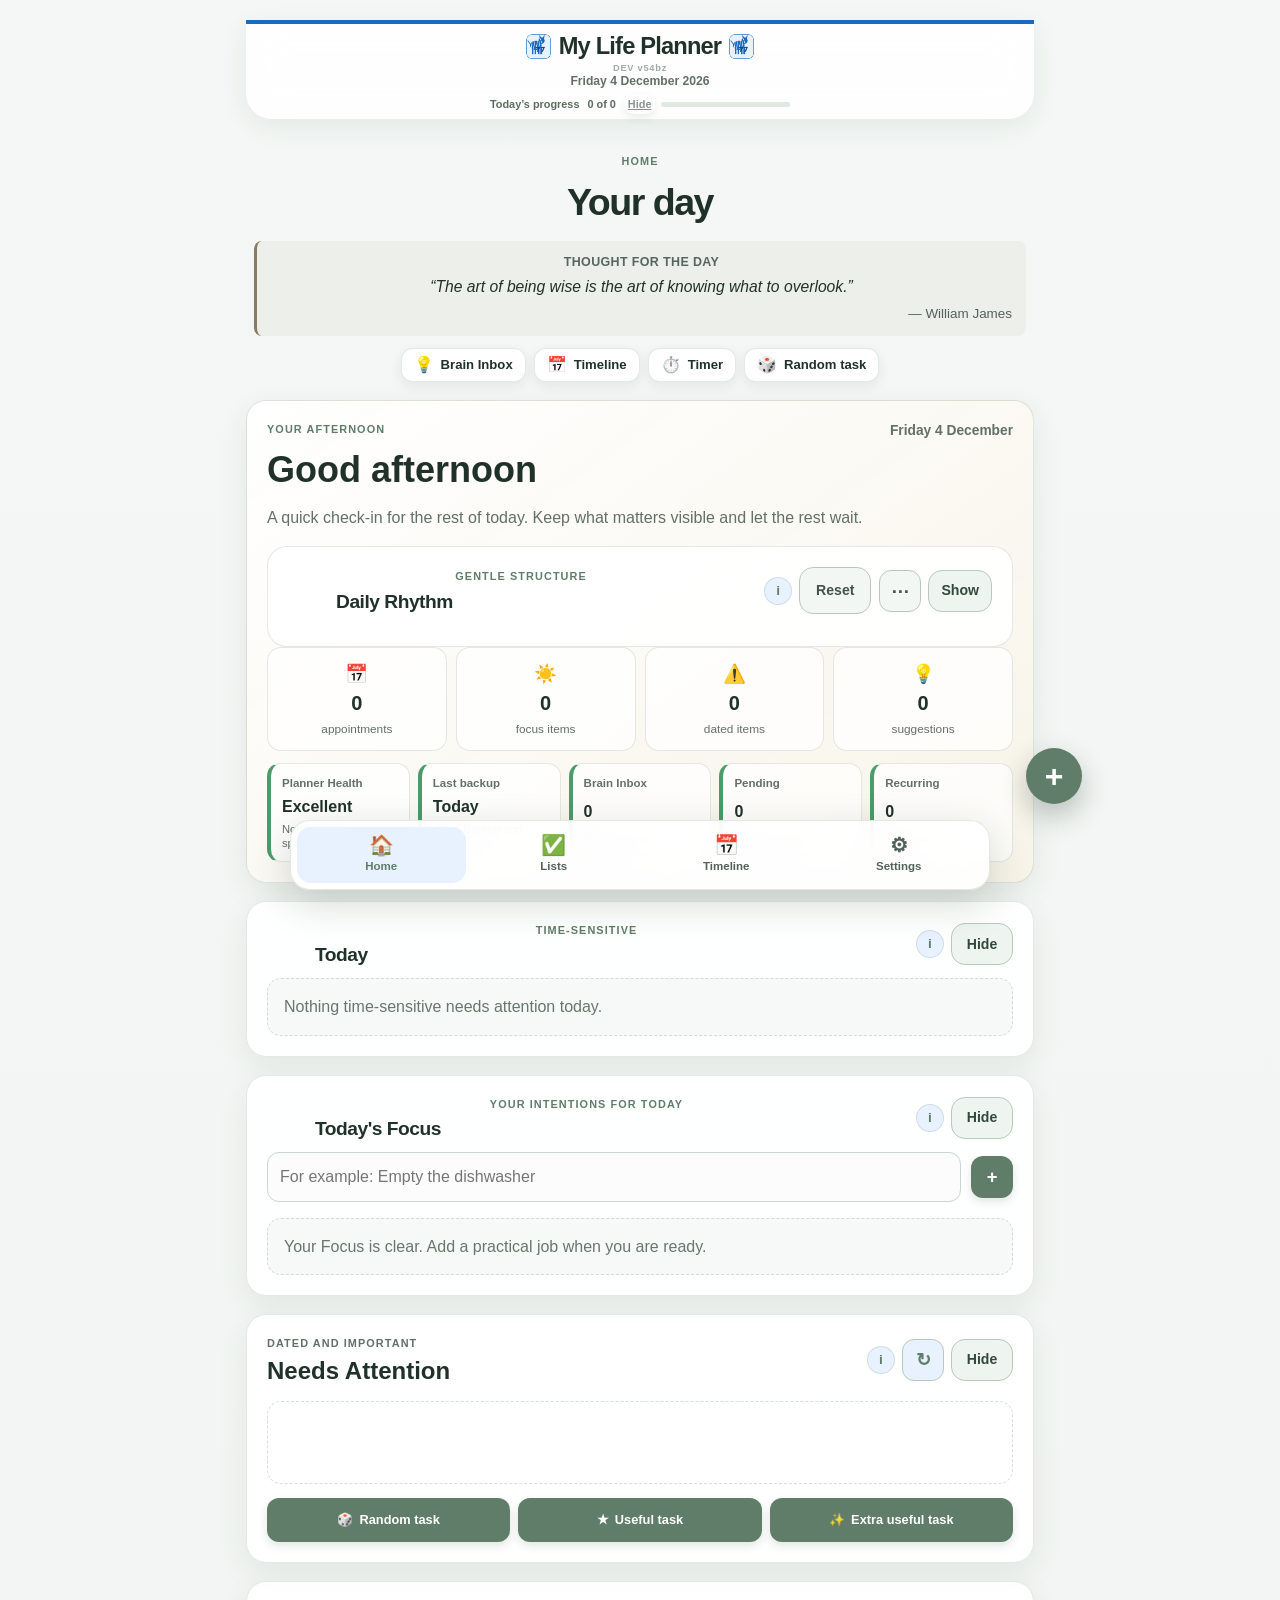
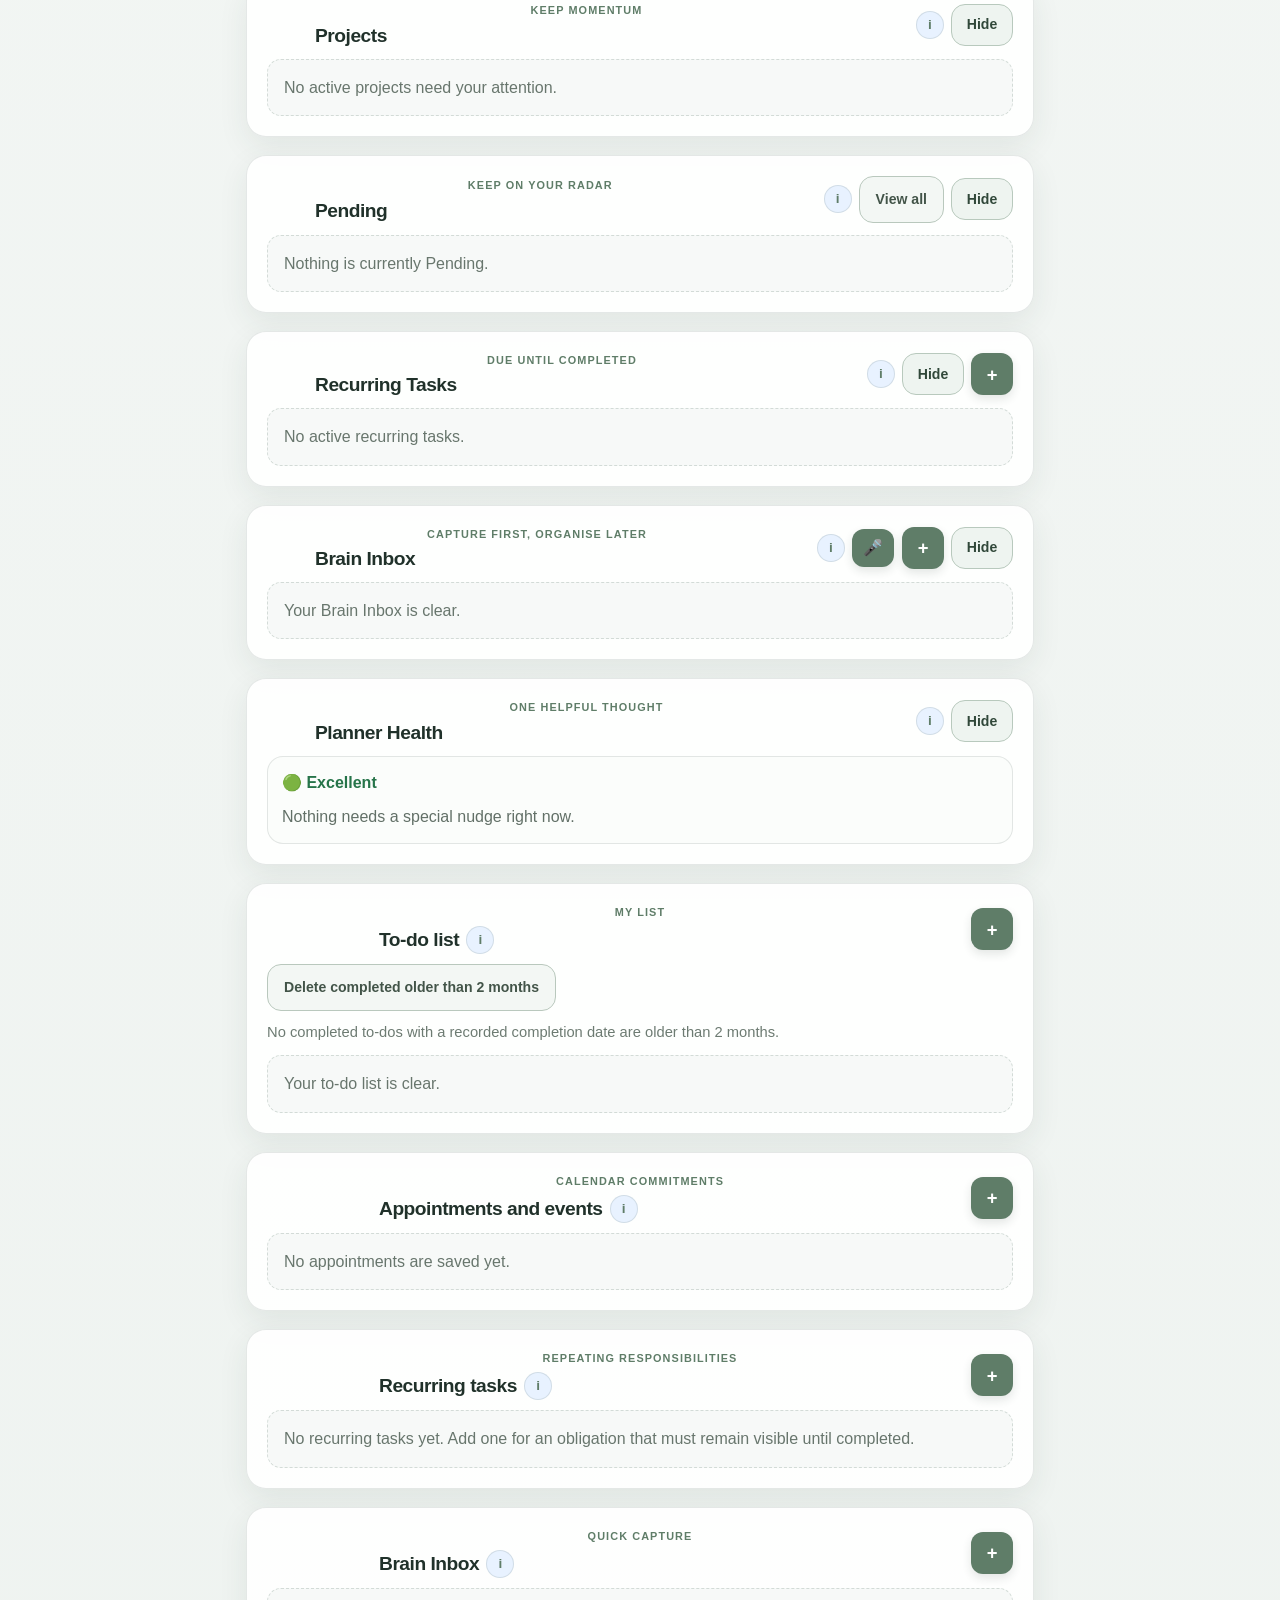
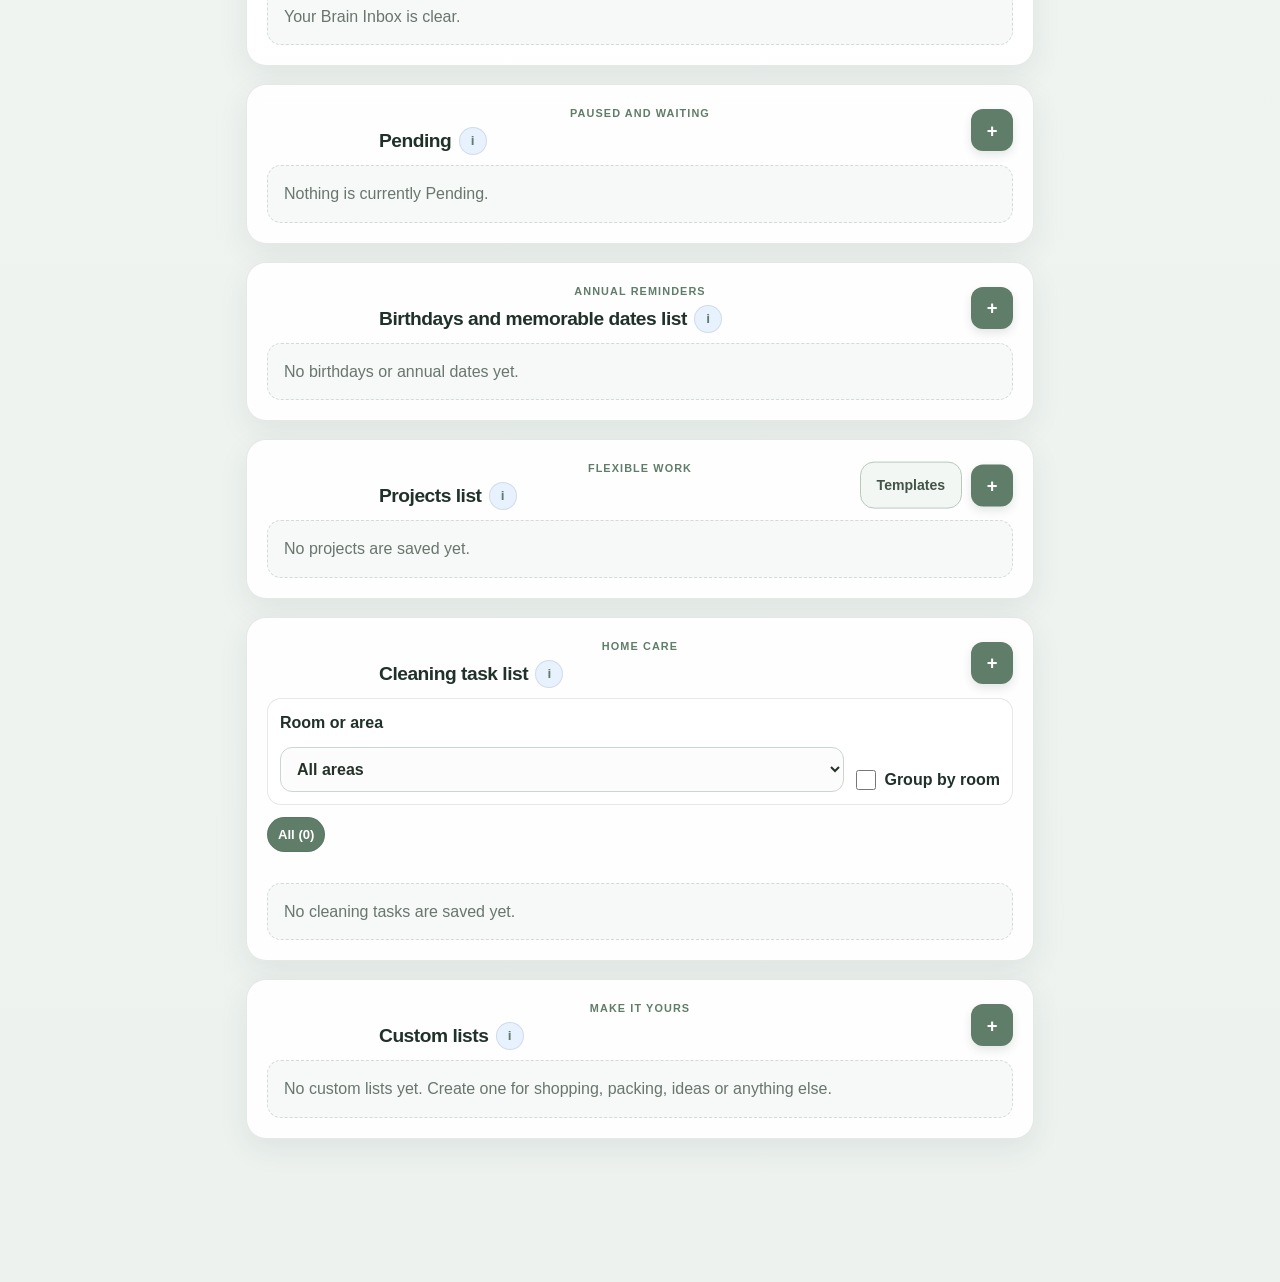
<file: index.html>
<!DOCTYPE html>
<html lang="en">
<head>
  <meta charset="UTF-8">
  <meta name="viewport" content="width=device-width, initial-scale=1.0">
  <title>My Life Planner</title>
  <link rel="stylesheet" href="style.css?v=54bz">
  <link rel="manifest" href="manifest.json?v=54bz">
  <meta name="theme-color" content="#1769c2">
  <meta name="apple-mobile-web-app-capable" content="yes">
  <meta name="apple-mobile-web-app-status-bar-style" content="default">
  <meta name="apple-mobile-web-app-title" content="Life Planner">
  <link rel="apple-touch-icon" href="icon-192.png">
</head>
<body>
  <a class="skip-link" href="#viewHeading">Skip to planner content</a>
  <main class="app-shell">

    <header class="app-header">
      <div class="header-branding">
        <div class="brand-title-row">
          <img src="icon-192.png" class="header-zebra" alt="" aria-hidden="true">
          <h1 id="plannerTitle" class="brand-title">My Life Planner</h1>
          <img src="icon-192.png" class="header-zebra" alt="" aria-hidden="true">
        </div>
        <p class="header-version">DEV v54bz</p>
        <p id="todayDate" class="date-line"></p>
      </div>
      <div id="todayProgressPanel" class="compact-progress" aria-label="Today’s progress">
        <div class="today-progress-line"><strong>Today’s progress</strong><span id="progressText">0 of 0</span><button type="button" class="progress-visibility-button" id="hideTodayProgressButton" onclick="v54aySetProgressVisible(false)">Hide</button></div>
        <div class="progress-wrap"><div id="progressBar" class="progress-bar"></div></div>
      </div>
      <button id="showTodayProgressButton" type="button" class="small-button secondary-button" onclick="v54aySetProgressVisible(true)" hidden>Show Today’s progress</button>
    </header>

    <section id="viewHeading" class="view-heading" aria-live="polite">
      <p class="eyebrow" id="viewEyebrow">Home</p>
      <h2 id="viewTitle">Your day</h2><div id="dailyThoughtAnchor"></div>
    </section>

    <section class="home-quick-actions app-view-section" data-view="home" aria-label="Quick actions">
      <button type="button" class="home-quick-button" onclick="openCaptureDialog('inbox')"><span aria-hidden="true">💡</span><strong>Brain Inbox</strong></button>
      <button type="button" class="home-quick-button" onclick="openTimelineShortcut()"><span aria-hidden="true">📅</span><strong>Timeline</strong></button>
      <button type="button" class="home-quick-button" onclick="openGlobalTimer()"><span aria-hidden="true">⏱️</span><strong>Timer</strong></button>
      <button type="button" class="home-quick-button" onclick="v54bxPickRandomTask()"><span aria-hidden="true">🎲</span><strong>Random task</strong></button>
      <div id="v54bxRandomResult" class="decision-result hidden" role="status" aria-live="polite" style="width:100%;flex-basis:100%;padding:12px;margin:8px 0;scroll-margin-top:190px;"></div>
    </section>

    <section id="morningBriefPanel" class="panel daily-companion-panel app-view-section" data-view="home" aria-live="polite">
      <div class="daily-companion-heading">
        <div><p id="daypartEyebrow" class="eyebrow">Your morning</p><h2 id="dailyCompanionGreeting">Good morning</h2></div>
        <div class="daily-companion-heading-actions"><span id="dailyCompanionDate" class="daily-companion-date"></span><button id="dailyCompanionToggle" type="button" class="small-button secondary-button daily-companion-toggle" onclick="toggleDailyCompanion()" aria-expanded="false" hidden>More</button></div>
      </div>
      <p id="dailyCompanionMessage" class="daily-companion-message"></p>
      <div id="dailyCompanionSummary" class="daily-companion-summary"></div>
      <div id="companionDashboardCards" class="companion-dashboard-cards"></div>
    </section>

    <section id="eveningReflectionPanel" class="panel reflection-panel app-view-section hidden" data-view="home" aria-live="polite">
      <div class="reflection-heading"><div><p class="eyebrow">A gentle look back</p><h2>Evening Reflection</h2></div><button type="button" class="small-button secondary-button" onclick="dismissEveningReflection()">Hide tonight</button></div>
      <div id="eveningReflectionArea"></div>
    </section>

    <section id="weeklyReflectionPanel" class="panel reflection-panel app-view-section hidden" data-view="home" aria-live="polite">
      <div class="reflection-heading"><div><p class="eyebrow">The week in perspective</p><h2>Weekly Reflection</h2></div><button type="button" class="small-button secondary-button" onclick="dismissWeeklyReflection()">Hide this week</button></div>
      <div id="weeklyReflectionArea"></div>
    </section>

    <section id="plannerHealthPanel" class="panel planner-health-panel app-view-section home-collapsible" data-view="home" data-home-section="plannerHealth">
      <div class="section-heading"><div><p class="eyebrow">One helpful thought</p><h2>Planner Health</h2></div></div>
      <div id="plannerHealthArea" aria-live="polite"></div>
    </section>





    <section id="todayFocusPanel" class="panel today-focus-panel app-view-section home-collapsible" data-view="home" data-home-section="todayFocus">
      <div class="section-heading"><div><p class="eyebrow">Your intentions for today</p><h2>Today's Focus</h2><p class="card-meta">Your working desk for today. Type an item and press Return; add detail only when useful.</p></div></div>
      <form class="today-focus-entry" onsubmit="addTodayFocusItem(event)">
        <input id="todayFocusInput" type="text" maxlength="160" placeholder="For example: Empty the dishwasher" autocomplete="off">
        <button type="submit" class="section-plus" aria-label="Add to Today's Focus">+</button>
      </form>
      <div id="todayFocusArea" class="focus-list"></div>
    </section>

    <section id="needsAttentionPanel" class="panel focus-panel app-view-section home-collapsible" data-view="home" data-home-section="needsAttention">
      <div class="focus-heading"><div><p class="eyebrow">Dated and important</p><h2>Needs Attention</h2><p>Tasks already saved elsewhere that need attention now.</p></div><button class="icon-button" type="button" onclick="refreshFocusToday()" aria-label="Refresh needs attention">↻</button></div>
      <div id="focusTodayArea" class="focus-list"></div>
      <div class="focus-tools" aria-label="Helpful task choices">
        <button type="button" class="choice-tool" onclick="chooseHelpfulTask('random')"><span>🎲</span>Random task</button>
        <button type="button" class="choice-tool" onclick="chooseHelpfulTask('useful')"><span>★</span>Useful task</button>
        <button type="button" class="choice-tool" onclick="chooseHelpfulTask('extra')"><span>✨</span>Extra useful task</button>
      </div>
      <div id="helpfulChoiceResult" class="decision-result hidden"></div>
    </section>

    <section id="homeRecurringPanel" class="panel app-view-section home-collapsible" data-view="home" data-home-section="recurringTasks">
      <div class="section-heading"><div><p class="eyebrow">Due until completed</p><h2>Recurring Tasks</h2><p class="card-meta">Overdue and due recurring tasks appear first, followed by the next few upcoming responsibilities.</p></div><button class="section-plus" type="button" onclick="openRecurringTaskDialog()" aria-label="Add recurring task">+</button></div>
      <div id="homeRecurringArea" class="compact-list"></div>
    </section>

    <section id="homeBrainInboxPanel" class="panel app-view-section home-collapsible" data-view="home" data-home-section="brainInbox">
      <div class="section-heading"><div><p class="eyebrow">Capture first, organise later</p><h2>Brain Inbox</h2></div><div class="section-actions"><button class="voice-button" type="button" onclick="startVoiceCapture('inbox')" aria-label="Dictate a thought" title="Dictate a thought">🎤</button><button class="section-plus" type="button" onclick="openCaptureDialog('inbox')" aria-label="Capture a thought">+</button></div></div>
      <div id="inboxPreviewArea" class="compact-list"></div>
    </section>

    <section class="dashboard-grid app-view-section" data-view="home">
      <section id="homeTodayPanel" class="panel dashboard-card home-collapsible" data-home-section="timeSensitive"><div class="section-heading"><div><p class="eyebrow">Time-sensitive</p><h2>Today</h2></div></div><div id="todayRemindersArea" class="compact-list"></div></section>
    </section>

    <section id="homeProjectsPanel" class="panel app-view-section home-collapsible" data-view="home" data-home-section="projects"><div class="section-heading"><div><p class="eyebrow">Keep momentum</p><h2>Projects</h2></div></div>
      <div id="projectNextActionsArea" class="home-project-list"></div>
    </section>

    <section id="homeWaitingPanel" class="panel app-view-section home-collapsible" data-view="home" data-home-section="waitingFor">
      <div class="section-heading"><div><p class="eyebrow">Keep on your radar</p><h2>Pending</h2><p class="card-meta">A quick view of items currently paused or waiting, gathered from their original lists.</p></div><button type="button" class="small-button secondary-button" onclick="openWaitingForList()">View all</button></div>
      <div id="homeWaitingArea" class="compact-list"></div>
    </section>

    <section id="homeDailyRhythmPanel" class="panel app-view-section home-collapsible" data-view="home" data-home-section="dailyRhythm"><div class="section-heading"><div><p class="eyebrow">Gentle structure</p><h2>Daily Rhythm</h2></div><div class="section-actions"><button class="small-button secondary-button routine-reset-button" type="button" onclick="resetRoutineGroup('daily')">Reset</button><button class="icon-button" type="button" onclick="openRoutineManager('daily')" aria-label="Manage daily rhythm">⋯</button></div></div>
      <div id="dailyChecklist" class="checklist"></div>
    </section>

    <section id="homeEveningPanel" class="panel app-view-section home-collapsible" data-view="home" data-home-section="eveningRoutine"><div class="section-heading"><div><p class="eyebrow">End of day</p><h2>Evening Routine</h2></div><div class="section-actions"><button class="small-button secondary-button routine-reset-button" type="button" onclick="resetRoutineGroup('evening')">Reset</button><button class="icon-button" type="button" onclick="openRoutineManager('evening')" aria-label="Manage Evening Routine">⋯</button></div></div>
      <div id="homeEveningChecklist" class="checklist"></div>
    </section>
    <div class="lists-floating-wrap app-view-section" data-view="tasks">
      <button class="lists-rail-toggle" type="button" aria-expanded="false" aria-controls="listsSideNav" onclick="toggleListsSideNav()"><span aria-hidden="true">☰</span><span>Lists</span></button>
      <div id="listsSideNav" class="lists-side-panel">
      <button class="lists-panel-close" type="button" onclick="toggleListsSideNav(false)" aria-label="Close Lists navigation">×</button>
      <div class="lists-nav-hint" aria-hidden="true">Choose a list</div>
      <nav class="lists-floating-nav" aria-label="Move between lists">
        <button type="button" onclick="jumpToList('todoListSection')">To-dos</button>
        <button type="button" onclick="jumpToList('appointmentsListSection')">Appointments</button><button type="button" onclick="jumpToList('recurringTasksListSection')">Recurring</button>
        <button type="button" onclick="jumpToList('inboxListSection')">Brain Inbox</button>
        <button type="button" onclick="jumpToList('waitingListSection')">Pending</button>
        <button type="button" onclick="jumpToList('annualListSection')">Birthdays</button>
        <button type="button" onclick="jumpToList('projectsListSection')">Projects</button>
        <button type="button" onclick="jumpToList('cleaningListSection')">Cleaning</button>
        <button type="button" onclick="jumpToList('customListsSection')">Custom</button>
      </nav>
      <div class="lists-scroll-cue" aria-hidden="true">▼ More Lists</div>
      </div>
    </div>

    <section class="panel app-view-section lists-hub" data-view="tasks">
      <div class="section-heading"><div><p class="eyebrow">Control centre</p><h2>My Lists</h2></div></div>
      <p class="card-meta">Every task you enter is shown below under its category. Completed items remain visible until you delete them. Search across all lists or jump straight to one collection.</p>
      <label class="list-search-label">Search all lists<input id="globalListSearch" type="search" placeholder="Search tasks, projects, appointments, rooms…" aria-describedby="listSearchStatus" autocomplete="off"></label><button type="button" id="v54bxClearSearch" class="small-button secondary-button" onclick="v54bxClearListsSearch()">Clear search</button><p id="listSearchStatus" class="list-search-status" aria-live="polite"></p>

    </section>


    <section id="todoListSection" class="panel app-view-section managed-list-section" data-view="tasks" data-list-name="To-dos">
      <div class="section-heading">
        <div>
          <p class="eyebrow">My list</p>
          <h2>To-do list</h2>
        </div>
        <button class="section-plus" type="button" onclick="openAddDialog('todo')" aria-label="Add to-do" title="Add to-do">+</button>
      </div>
      <p class="card-meta">Every saved to-do appears below. You can edit, complete or delete it.</p>
      <div class="todo-cleanup-tools">
        <button id="deleteOldCompletedTodosButton" type="button" class="small-button secondary-button" onclick="deleteCompletedTodosOlderThanTwoMonths()" disabled>Delete completed older than 2 months</button>
        <p id="oldCompletedTodosStatus" class="card-meta" aria-live="polite">Checking completed to-dos…</p>
      </div>
      <div id="todoArea" class="stack-list"></div>
    </section>

    <section id="appointmentsListSection" class="panel app-view-section managed-list-section" data-view="tasks" data-list-name="Appointments">
      <div class="section-heading"><div><p class="eyebrow">Calendar commitments</p><h2>Appointments and events</h2></div><button class="section-plus" type="button" onclick="openAppointmentDialog()" aria-label="Add appointment">+</button></div>
      <p class="card-meta">Every appointment appears here. Select an item to edit it.</p>
      <div id="appointmentsArea" class="stack-list"></div>
    </section>

    <section id="recurringTasksListSection" class="panel app-view-section managed-list-section" data-view="tasks" data-list-name="Recurring Tasks">
      <div class="section-heading"><div><p class="eyebrow">Repeating responsibilities</p><h2>Recurring tasks</h2></div><button class="section-plus" type="button" onclick="openRecurringTaskDialog()" aria-label="Add recurring task">+</button></div>
      <p class="card-meta">These remain due or overdue until you mark them complete. Paused tasks stay saved but do not appear on Home.</p>
      <div id="recurringTasksArea" class="stack-list"></div>
    </section>

    <section id="inboxListSection" class="panel app-view-section managed-list-section" data-view="tasks" data-list-name="Brain Inbox">
      <div class="section-heading"><div><p class="eyebrow">Quick capture</p><h2>Brain Inbox</h2></div><button class="section-plus" type="button" onclick="openCaptureDialog('inbox')" aria-label="Add Brain Inbox item">+</button></div>
      <p class="card-meta">Capture anything without deciding where it belongs. Convert it later from the menu.</p>
      <div id="inboxArea" class="stack-list"></div>
    </section>

    <section id="waitingListSection" class="panel app-view-section managed-list-section" data-view="tasks" data-list-name="Pending">
      <div class="section-heading"><div><p class="eyebrow">Paused and waiting</p><h2>Pending</h2></div><button class="section-plus" type="button" onclick="openCaptureDialog('waiting')" aria-label="Add standalone pending note" title="Add pending note">+</button></div>
      <p class="card-meta">All current Pending items in one place. To-dos and project steps remain in their original lists; standalone Pending notes preserve your existing Waiting For records.</p>
      <div id="waitingArea" class="stack-list"></div>
    </section>

    <section id="annualListSection" class="panel app-view-section managed-list-section" data-view="tasks" data-list-name="Birthdays">
      <div class="section-heading">
        <div>
          <p class="eyebrow">Annual reminders</p>
          <h2>Birthdays and memorable dates list</h2>
        </div>
        <button class="section-plus" type="button" onclick="openAnnualDialog()" aria-label="Add annual date" title="Add annual date">+</button>
      </div>
      <p class="card-meta">Every birthday or annual date appears below. You can edit or delete it at any time.</p>
      <div id="annualArea" class="stack-list"></div>
    </section>

    <section id="projectsListSection" class="panel app-view-section managed-list-section" data-view="tasks" data-list-name="Projects">
      <div class="section-heading">
        <div>
          <p class="eyebrow">Flexible work</p>
          <h2>Projects list</h2>
        </div>
        <div class="section-actions project-section-actions"><button type="button" class="small-button secondary-button" onclick="openProjectTemplates()">Templates</button><button class="section-plus" type="button" onclick="openAddDialog('project')" aria-label="Add project" title="Add project">+</button></div>
      </div>
      <p class="card-meta">Every project and all its steps appear below. Projects and steps can be edited or deleted.</p>
      <div id="projectsArea" class="stack-list"></div>
    </section>

    <section id="cleaningListSection" class="panel app-view-section managed-list-section" data-view="tasks" data-list-name="Cleaning">
      <div class="section-heading">
        <div>
          <p class="eyebrow">Home care</p>
          <h2>Cleaning task list</h2>
        </div>
        <button class="section-plus" type="button" onclick="openCleaningDialog()" aria-label="Add cleaning task" title="Add cleaning task">+</button>
      </div>
      <p class="card-meta">Add daily, weekly, fortnightly or monthly cleaning jobs. Completing a job automatically sets its next due date.</p>
      <p class="card-meta">Every cleaning task appears below. You can edit, complete or delete it.</p>
      <div class="cleaning-area-tools" aria-label="Filter cleaning tasks by room or area">
        <label class="cleaning-area-filter-label">Room or area
          <select id="cleaningAreaFilter" onchange="setCleaningAreaFilter(this.value)"><option value="all">All areas</option></select>
        </label>
        <label class="cleaning-group-toggle"><input id="cleaningGroupByArea" type="checkbox" onchange="setCleaningGroupByArea(this.checked)"> Group by room</label>
      </div>
      <div id="cleaningAreaChips" class="cleaning-area-chips" aria-label="Cleaning room shortcuts"></div>
      <p id="cleaningAreaSummary" class="list-search-status" aria-live="polite"></p>
      <div id="cleaningArea" class="stack-list"></div>
    </section>



    <section id="customListsSection" class="panel app-view-section managed-list-section" data-view="tasks" data-list-name="Custom Lists">
      <div class="section-heading"><div><p class="eyebrow">Make it yours</p><h2>Custom lists</h2></div><button class="section-plus" type="button" onclick="openCustomListManager()" aria-label="Create custom list">+</button></div>
      <p class="card-meta">Create lists for shopping, packing, ideas, places to visit or anything else.</p>
      <div id="customListsArea" class="custom-lists-grid"></div>
    </section>

    <section class="panel app-view-section timeline-panel" data-view="planner">
      <div class="section-heading"><div><p class="eyebrow">Everything in date order</p><h2>Timeline</h2></div><button class="section-plus" type="button" onclick="openAppointmentDialog()" aria-label="Add appointment">+</button></div>
      <p class="card-meta">Use All for the complete Timeline or Schedule for recurring responsibilities and appointments only.</p>
      <div class="timeline-mode-switch" role="group" aria-label="Timeline view">
        <button type="button" class="timeline-mode active" data-mode="all" onclick="setTimelineMode('all',this)">All</button>
        <button type="button" class="timeline-mode" data-mode="schedule" onclick="setTimelineMode('schedule',this)">Schedule</button>
      </div>
      <div class="timeline-filters" role="group" aria-label="Timeline period">
        <button type="button" class="timeline-filter active" data-range="today" onclick="setTimelineRange('today',this)">Today</button>
        <button type="button" class="timeline-filter" data-range="tomorrow" onclick="setTimelineRange('tomorrow',this)">Tomorrow</button>
        <button type="button" class="timeline-filter" data-range="week" onclick="setTimelineRange('week',this)">Next 7 days</button>
        <button type="button" class="timeline-filter" data-range="month" onclick="setTimelineRange('month',this)">This month</button>
        <button type="button" class="timeline-filter" data-range="all" onclick="setTimelineRange('all',this)">All upcoming</button>
      </div>
      <p id="timelineSummary" class="timeline-summary" aria-live="polite"></p>
      <div id="timelineArea" class="timeline-list"></div>
    </section>

    <section class="panel app-view-section" data-view="planner">
      <div class="section-heading">
        <div>
          <p class="eyebrow">Everything saved</p>
          <h2>Main list overview</h2>
        </div>
      </div>
      <div id="mainOverviewArea" class="overview-grid"></div>
    </section>

    <section class="panel app-view-section" data-view="planner">
      <div class="section-heading">
        <div>
          <p class="eyebrow">End of day</p>
          <h2>Evening Routine</h2>
        </div>
        <div class="section-actions"><button class="small-button secondary-button routine-reset-button" type="button" onclick="resetRoutineGroup('evening')">Reset</button><button class="small-button" type="button" onclick="openRoutineManager('evening')">Manage list</button></div>
      </div>
      <div id="eveningChecklist" class="checklist"></div>
    </section>

    <dialog id="settingsDialog" class="settings-dialog">
      <div class="dialog-header">
        <div><p class="eyebrow">Personalise and protect</p><h2>Settings</h2></div>
        <button type="button" class="dialog-close" onclick="closeSettingsDialog()" aria-label="Close settings">×</button>
      </div>
      <div class="settings-content">
        <details class="storage-details settings-section-details" data-settings-section="maintenance">
          <summary>App maintenance</summary>
          <div class="settings-section-body">
            <p class="card-meta">Install the planner on this device or ask the browser to check for a newer release.</p>
            <div class="card-actions app-maintenance-actions">
              <button id="installButton" type="button" onclick="installPlanner()">Install app</button>
              <button id="updateButton" type="button" class="secondary-button" onclick="checkForAppUpdates()">Check for updates</button>
            </div>
          </div>
        </details>
        <details class="storage-details settings-section-details" data-settings-section="quickActions">
          <summary>Quick Actions</summary>
          <div class="settings-section-body">
            <p class="card-meta">Use a special address to open the planner directly in Brain Inbox. You do not change anything in GitHub.</p>
            <label>Brain Inbox shortcut address<input id="brainShortcutUrl" type="text" readonly></label>
            <div class="card-actions app-maintenance-actions">
              <button type="button" onclick="openBrainInboxShortcut()">Open Brain Inbox now</button>
              <button type="button" class="secondary-button" onclick="copyBrainInboxShortcut()">Copy address</button>
            </div>
            <details class="storage-details"><summary>How do I use this on iPhone?</summary><ol class="quick-instructions"><li>Tap <strong>Copy address</strong>.</li><li>Open the Shortcuts app and create a new shortcut.</li><li>Add the action <strong>Open URLs</strong> and paste the copied address.</li><li>Name the shortcut <strong>Brain Inbox</strong>. Siri can then run it by name.</li></ol><p class="card-meta">You can also paste the copied address into Safari and bookmark it or add it to the Home Screen.</p></details>
          </div>
        </details>
        <details class="storage-details settings-section-details" data-settings-section="appearance">
          <summary>Appearance and personalisation</summary>
          <div class="settings-section-body">
            <div class="settings-grid">
              <label>Your name (optional)<input id="ownerName" type="text" maxlength="40" placeholder="For example: Mary"></label>
              <label>Box colour
                <select id="themeChoice" onchange="previewSettings()">
                  <option value="sage">Sage green</option><option value="blue">Soft blue</option><option value="rose">Warm rose</option><option value="lavender">Lavender</option><option value="sand">Soft sand</option><option value="mint">Fresh mint</option><option value="peach">Soft peach</option><option value="teal">Calm teal</option><option value="grey">Soft grey</option><option value="berry">Muted berry</option>
                </select>
              </label>
              <div id="themePreview" class="setting-preview">Example box</div>
              <label>Font
                <select id="fontChoice" onchange="previewSettings()">
                  <option value="clear">System sans-serif</option><option value="rounded">Trebuchet rounded</option><option value="classic">Georgia serif</option><option value="modern">Courier typewriter</option><option value="large">Verdana large print</option><option value="friendly">Handwritten style</option><option value="book">Times book style</option><option value="compact">Condensed sans-serif</option><option value="softserif">Palatino soft serif</option><option value="spacious">Wide-spaced sans-serif</option>
                </select>
              </label>
              <div id="fontPreview" class="setting-preview font-preview">This is how your planner text will look.</div>
            </div>
            <div class="card-actions"><button type="button" onclick="saveSettings()">Save customisation</button></div>
          </div>
        </details>
        <details class="storage-details settings-section-details" data-settings-section="backupRestore">
          <summary>Backup and restore</summary>
          <div class="settings-section-body">
            <h3>Automatic daily recovery</h3>
            <p class="card-meta">A verified recovery snapshot is created when the planner opens and refreshed whenever your data saves. The latest seven dated snapshots are retained on this device.</p><p id="backupVerificationStatus" class="card-meta backup-verification-status" aria-live="polite">Checking automatic recovery…</p>
            <div id="dailyBackupsArea" class="stack-list"></div>
            <details class="storage-details"><summary>Where can I find my backups?</summary><p><strong>Automatic recovery snapshots:</strong> stored privately in this browser on this device. They protect against accidental edits, restores and app-update problems.</p><p><strong>Independent backup files:</strong> choose Save backup file or Share backup and keep the JSON file in iCloud Drive, OneDrive or Files. This is the protection to use if the device or browser storage itself is lost.</p></details>
            <div class="card-actions"><button type="button" onclick="exportPlanner()">Save backup file</button><button type="button" onclick="sharePlannerBackup()">Share backup</button><button type="button" class="secondary-button" onclick="document.getElementById('importFile').click()">Import backup</button><input id="importFile" class="hidden" type="file" accept=".json,application/json" onchange="importPlanner(event)"></div>
          </div>
        </details>
        <details class="storage-details settings-section-details" data-settings-section="dailyCompanion">
          <summary>Daily Companion and reflections</summary>
          <div class="settings-section-body">
            <p class="card-meta">Choose when the weekly reflection appears. Evening Reflection appears after 6pm and remains optional.</p>
            <div class="settings-grid">
              <label>Weekly reflection timing
                <select id="weeklyReflectionTiming" onchange="saveCompanionPreferences()">
                  <option value="sunday">Sunday evening</option>
                  <option value="monday">Monday morning</option>
                </select>
              </label>
              <label>Hidden statistics period
                <select id="statisticsPeriod" onchange="renderHiddenStatistics()">
                  <option value="week">This week</option>
                  <option value="month">This month</option>
                  <option value="all">All recorded activity</option>
                </select>
              </label>
            </div>
            <p class="card-meta">Reflections are supportive summaries, not scores. They use activity recorded from v52e onward.</p>
          </div>
        </details>
        <details class="storage-details settings-section-details" data-settings-section="statistics" ontoggle="if(this.open) renderHiddenStatistics()">
          <summary>Hidden statistics</summary>
          <div class="settings-section-body">
            <p class="card-meta">These figures stay out of Home unless you choose to look.</p>
            <div id="hiddenStatisticsArea" class="statistics-grid"></div>
          </div>
        </details>
        <details class="storage-details settings-section-details" data-settings-section="dataStorage">
          <summary>Data and storage information</summary>
          <div class="settings-section-body">
            <p id="storageStatus" class="storage-status"></p><p id="saveIndicator" class="save-indicator" aria-live="polite">Ready</p>
          </div>
        </details>
        <details class="storage-details settings-section-details" data-settings-section="helpGuides">
          <summary>Help &amp; Guides</summary>
          <div class="settings-section-body">
            <p class="card-meta">Open concise help without leaving your saved planner data.</p>
            <div class="help-guide-grid">
              <a class="help-guide-link" href="HELP_GUIDE.html"><strong>Help Centre</strong><span>How the main areas work</span></a>
              <a class="help-guide-link" href="QUICK_START_GUIDE.html"><strong>Quick Start Guide</strong><span>Start using the planner quickly</span></a>
              <a class="help-guide-link" href="INSTALLATION_GUIDE.md" target="_blank" rel="noopener"><strong>Update &amp; Backup Guide</strong><span>Install, update and protect data</span></a>
            </div>
          </div>
        </details>
        <details class="storage-details developer-dashboard settings-section-details" data-settings-section="developer" ontoggle="if(this.open) refreshDeveloperDashboard()">
          <summary>Developer Dashboard</summary>
          <p class="card-meta">Use this during testing to confirm that the installed files and saved data are the expected release.</p>
          <div class="developer-grid">
            <p><strong>Planner version</strong><span id="devPlannerVersion">—</span></p>
            <p><strong>Service-worker cache</strong><span id="devCacheVersion">—</span></p>
            <p><strong>Manifest version</strong><span id="devManifestVersion">—</span></p>
            <p><strong>Database format</strong><span id="devDatabaseVersion">1</span></p>
            <p><strong>Brain Capture</strong><span id="devBrainModule">2.1</span></p>
            <p><strong>Attachment Module</strong><span id="devAttachmentModule">1.1</span></p>
            <p><strong>Appointment Engine</strong><span id="devAppointmentModule">2.0</span></p>
            <p><strong>Quick Actions</strong><span id="devQuickModule">1.0</span></p>
            <p><strong>Appointments</strong><span id="devAppointmentsCount">0</span></p>
            <p><strong>To-dos</strong><span id="devTodosCount">0</span></p>
            <p><strong>Brain Inbox items</strong><span id="devInboxCount">0</span></p>
            <p><strong>Stored data</strong><span id="devStorageUsed">—</span></p>
            <p><strong>Browser allowance</strong><span id="devStorageQuota">—</span></p>
            <p><strong>Last backup</strong><span id="devLastBackup">—</span></p>
          </div>
          <div class="card-actions"><a class="secondary-button guide-action-link" href="DEVELOPER_HANDBOOK.pdf" target="_blank" rel="noopener">Developer Handbook</a><button type="button" class="secondary-button" onclick="refreshDeveloperDashboard()">Refresh dashboard</button></div>
        </details>
        <details class="storage-details settings-section-details" data-settings-section="about"><summary>About My Life Planner</summary><p><strong>Version:</strong> Development v54bz</p><p><strong>Updated:</strong> 16 November 2026</p><p><strong>Designed by Blue Zebra 77</strong></p><p>Updates change the app layout but do not intentionally replace your personal information. Your data stays in this browser unless you export it.</p><h3>Recent changes</h3><ul class="change-log"><li><strong>v54bz</strong> — Today — Time Sensitive now shows overdue and due-today items only; future-dated advance notices remain in forward-looking views. Progress counting is unchanged because ordinary future-dated To-dos and steps were already excluded.</li><li><strong>v54by1</strong> — replaces the unsupported Clock shortcut with manual guidance and shows an in-dialogue Time’s up notice.</li><li><strong>v54bx</strong> — repairs the To-do/project-step “days before” advance-notice window so an eligible future item appears in Home Today — Time Sensitive from the calculated reminder date while retaining its actual deadline.</li><li><strong>v54bt</strong> — repairs Today’s Progress so ordinary To-do completion/reopening refreshes immediately after completion metadata is saved, and due/overdue Cleaning tasks now participate consistently in the day-scoped progress count.</li><li><strong>v54bs</strong> — keeps automatic recovery backups self-contained with Brain Inbox image/document bytes after IndexedDB storage migration, and restores them safely.<br><strong>v54bq</strong> — moves Brain Inbox attachment bytes out of localStorage into IndexedDB while preserving previews, conversions and self-contained Export/Share backups; existing embedded attachments migrate automatically.</li><li><strong>v54ba</strong> — Progress is now “Today’s progress”: only actionable work relevant to today is counted; appointments and routines are excluded, Pending items do not count, and the progress display can be hidden/shown.</li><li><strong>v54ax</strong> — desktop updater/cache repair only; v54aw planner behaviour preserved.</li><li><strong>v54aw</strong> — corrected Lists repair from v54au: Custom Lists now use the actual renderer with no five-item limit, and clearing the real Lists search box immediately restores the complete Lists page.</li><li><strong>v54au</strong> — repairs Home Recurring Upcoming display by using the established recurring data model and active-status compatibility helper.</li><li><strong>v54at</strong> — Home Recurring Tasks now shows overdue items first, then due today, followed by the next three upcoming active recurring tasks.</li><li><strong>v54as</strong> — attachment integrity + To-do cleanup: verified Brain Inbox attachment transfer to To-dos/Appointments, visible Appointment attachment preview, attachment cues in lists, and an explicit cleanup action for completed To-dos older than two months.</li><li><strong>v54ar</strong> — attachment consistency: Brain Inbox preview layout is tidied and image/document attachments are preserved when converting to Projects, To-dos or Appointments.</li><li><strong>v54aq</strong> — Brain Inbox image integrity: attachment previews are directly tappable, images carry into Projects on conversion, remain preserved through Project edits, and can be opened from the Project edit screen.</li><li><strong>v54ap</strong> — reliable daily recovery: automatic snapshots now use IndexedDB, are verified after writing, refresh on app open/save, retain seven dated copies, and report failures visibly instead of silently stopping.</li><li><strong>v54ao</strong> — visual polish only: Pending / Pending — reason labels now use a stronger contrasting text treatment so blocked items are easier to recognise at a glance.</li><li><strong>v54an</strong> — desktop daypart-placement repair: the v54al Home layout now runs after legacy Home optimisers so Daily Rhythm/Evening Routine finishes in the same companion position on desktop and iPhone.</li><li><strong>v54am</strong> — expanded Home project cards now visibly label the current first actionable project step as <strong>Next</strong>; Pending and completed steps are not labelled Next.</li><li><strong>v54al</strong> — Home priority/layout update: Time Sensitive → Today’s Focus → Needs Attention → Projects → Pending → Recurring → Brain Inbox; Daily Rhythm appears collapsed inside the morning/afternoon companion and Evening Routine takes that place when the greeting changes to Good evening.</li><li><strong>v54ak</strong> — replaces the separate Waiting For view with a consolidated Pending view showing Pending to-dos, Pending project steps and preserved standalone Pending notes.</li><li><strong>v54aj</strong> — Pending status is now shown on its own line beneath the normal text/date for ordinary to-dos and project steps on Home, Lists and Timeline. The three-dot menu remains the only Pending control.</li><li><strong>v54aj</strong> — fixes the Pending menu selector so Home replaces the actual .item-menu-anchor menu with the Pending-enabled menu.</li><li><strong>v54aj</strong> — Pending menu consistency: removes the extra inline Pending checkbox and restores the intended ⋯ → Mark pending/Mark active workflow with reason prompt for ordinary to-dos and project steps.</li><li><strong>v54aj</strong> — desktop update repair: published updates are applied automatically using a version-addressed service worker plus a cache-busted reload fallback.</li><li><strong>v54aj</strong> — stabilised Pending/Home build from v54ad with consistent Pending controls, mobile/PWA Home rendering and aligned asset/cache versions.</li><li><strong>v54ad</strong> — renames the bottom Planner tab to Timeline so it matches the Home Timeline shortcut and the Timeline page it opens.</li><li><strong>v54ac</strong> — removes the duplicate This Week section from Home; Timeline → Next 7 Days remains the forward-looking weekly view.</li><li><strong>v54ab</strong> — extends direct Delete from Timeline to every dated item type: to-dos and steps, project steps/deadlines, cleaning tasks, recurring tasks, annual dates and Waiting For, while retaining appointment Delete.</li><li><strong>v54aa</strong> — adds Delete directly to the existing appointment edit dialog, including when opened from Timeline, so an accidental duplicate can be removed without going to Lists.</li><li><strong>v54x</strong> — Ordinary non-recurring to-dos can be marked Pending with an optional reason and returned to Active; completing a Pending to-do clears its Pending state.</li><li><strong>v54w</strong> — Project steps can be marked Pending with an optional reason; Pending steps remain visible but are skipped when the planner selects the project’s Next step.</li><li><strong>v54v</strong> — Today — Time Sensitive shows appointment times and places today’s timed appointments ahead of today’s untimed items, while overdue items remain first.</li><li><strong>v54u</strong> — adds one-level Undo last completion for recurring tasks, restoring the previous occurrence date/count and reversing its activity/statistics entry.</li><li><strong>v54sR2</strong> — repairs the iPhone portrait To-do and To-do-step three-dot menu layout without changing task behaviour.</li><li><strong>v54sR1</strong> — repairs the iPhone portrait Project-step three-dot menu layout without changing task behaviour.</li><li><strong>v54s</strong> — completed ordinary to-dos and to-do steps can now be explicitly reversed with Mark incomplete; completion timestamps and matching activity/statistics records are removed.</li><li><strong>v54r</strong> — project-step completion can now be explicitly reversed with Mark incomplete; the completion timestamp and activity/statistics record are also removed.</li><li><strong>v54q</strong> — adds Move up / Move down controls for project steps only, preserving dates, completion state and all other workflows.</li><li><strong>v54p</strong> — adds a global Home Timer button that reuses the existing Focus Timer without changing task workflows.</li><li><strong>v54o</strong> — restores Birthday / Anniversary to Home Quick Add only.</li><li><strong>v54n</strong> — birthday rollover fix: annual dates now show the true next occurrence year, automatically roll forward after passing, retain the 7-day reminder default and support an optional birth year.</li><li><strong>v54m</strong> — protected render fix: repairs stale Home renderer references that could blank Today, keeps dedicated recurring completion, and improves backup import diagnostics.</li><li><strong>v54g</strong> — recurring completion compatibility fix: restored/legacy recurring records are normalised as active, and completion advances them reliably from Today and Home.</li><li><strong>v54f</strong> — transition-safe PWA updater and recurring workflow update.</li><li><strong>v54e</strong> — introduced the stable worker URL and network version check.</li><li><strong>v54d</strong> — hardens recurring-task completion so Home Today and Recurring Tasks complete-and-advance immediately, shows the next due date confirmation, and lightens Show all/Show less controls.</li><li><strong>v54cR22</strong> — adds optional recurring-task end rules, expandable Home previews and immediate Home/Timeline refresh after recurrence advances.</li><li><strong>v54b</strong> — Smart Projects: dated to-do and project steps appear on Timeline, project deadlines remain milestones, and project management menus stay accessible on iPhone portrait.</li><li><strong>v54b</strong> — adds reusable Project Templates and creates independent projects from a saved workflow with optional step-date offsets.</li><li><strong>v53a Final Polish Patch</strong> — gives iPhone Home titles their own row, moves controls to a consistent second row and makes clearing Lists search immediately restore every list.</li><li><strong>v53a Patch</strong> — restores advanced monthly appointment recurrence, adds both routine Reset controls, renames Evening Routine and completes iPhone heading refinements.</li><li><strong>v53a</strong> — Workflow &amp; Stability: restores accepted Home behaviour, recurrence and Cleaning by Area controls, fixes editing workflows, recurring visibility, reflection counts and daily routine reset.</li><li><strong>v53</strong> — Corrected Workflow Edition: preserves the accepted v52f Home order, collapsible sections, menus and forms while making Today’s Focus Convert move the original only after a successful save.</li><li><strong>v52f</strong> — Polish release: consistent controls and wording, smarter form defaults, improved search shortcuts, friendlier empty states, accessibility and mobile refinements.</li><li><strong>v52e</strong> — Added evening and weekly reflections, gentle encouragement, planner memory patterns and optional hidden statistics.</li><li><strong>v52c</strong> — Added a time-aware Morning Brief and calm Home summary cards for Planner Health, backup recency, Brain Inbox, Waiting For and recurring responsibilities.</li><li><strong>v52b</strong> — Planner Health 2.0, considerate habit suggestions and an in-app Help &amp; Guides centre.</li><li><strong>v52a</strong> — Calm Interface corrected build: information buttons across Lists and Planner, improved Home order and compact headings, and duplicate suppression between Today and Needs Attention.</li><li><strong>v51</strong> — Production release consolidating safe migrations, advanced recurrence, tags, Today’s Focus workspace, focus timer, Convert, Quick Add, Planner Health, calmer Home ordering and collapsible Settings.</li><li><strong>v50</strong> — Added recurring tasks that remain overdue until completed, with daily, weekly, monthly and yearly schedules.</li><li><strong>v49</strong> — Added Today's Focus, collapsible Home sections, collapsible project steps, improved Lists search/reset and better completed custom-list behaviour.</li><li><strong>v47</strong> — Restored reliable Lists search and retained the v46 stability fixes.</li><li><strong>v46</strong> — Consolidated automatic image handling, attachment previews, Quick Actions, flexible appointment repeats, version verification and the Developer Dashboard.</li><li><strong>v43</strong> — Added automatic image resizing, in-app attachment previews and a Quick Actions helper for opening Brain Inbox directly.</li><li><strong>v42</strong> — Expanded the Lists drawer so its choices are clearly visible, added a More Lists scroll cue when needed, and anchored the control to the planner edge on wide screens.</li><li><strong>v40</strong> — Rebuilt Lists navigation as a closed-by-default right-side drawer that resets correctly on rotation and resizing, with a close button on iPhone and MacBook.</li><li><strong>v39</strong> — Added a close control and improved iPhone landscape Lists navigation scrolling and placement.</li><li><strong>v38</strong> — Added responsive side-mounted Lists navigation, corrected section scroll positioning and made Custom List Save close the editor.</li><li><strong>v37</strong> — Moved Lists navigation to a sticky top position and reduced the Planner header and progress area.</li><li><strong>v36</strong> — Compact Home shortcuts, permanently anchored Lists navigation and clearer mobile access to every list.</li><li><strong>v36</strong> — Improved iPhone Timeline controls, added Home shortcuts, floating Lists navigation and polished custom-list editing.</li><li><strong>v34</strong> — Corrected first-load Timeline rendering, added custom lists and aligned section headings consistently.</li><li><strong>v33</strong> — Earlier Timeline initial-load correction.</li><li><strong>v32</strong> — Unified Timeline with Today, Tomorrow, Next 7 Days, This Month and All Upcoming filters.</li><li><strong>v30</strong> — Brain Inbox core: timestamped capture, categories and status, editing, processing, and safe conversion to To-do, Project, Appointment or Waiting For.</li><li><strong>v29</strong> — Rebuilt the Lists shortcuts with permanent visible text labels.</li><li><strong>v28</strong> — Added distinct font choices and Home-on-return behaviour.</li><li><strong>v27</strong> — Fixed Lists-menu opening, made font changes immediate and distinctive, and restored Home as the opening page.</li><li><strong>v26</strong> — Collapsible Lists, named section controls, centred headings and clearer font choices.</li><li><strong>v25</strong> — Corrected header version, optional appointment end time and simplified bottom navigation.</li><li><strong>v24</strong> — Appointment meeting links, improved editor and clearer appointment cards.</li><li><strong>v23</strong> — Settings controls and customisation persistence.</li><li><strong>v22</strong> — Compact three-dot menus for Lists.</li><li><strong>v21</strong> — Centred personalised header.</li><li><strong>v20</strong> — Code-quality cleanup.</li><li><strong>v19</strong> — Stable rendering fix.</li></ul></details>
      </div>
    </dialog>

    <button id="quickAddButton" type="button" class="quick-add-fab" onclick="openQuickAdd()" aria-label="Quick Add" title="Quick Add">+</button>

    <dialog id="quickAddDialog" class="quick-add-dialog">
      <div class="dialog-header"><div><p class="eyebrow">Add from anywhere</p><h2>Quick Add</h2><p class="card-meta">Choose what you want to add. Your last choice is highlighted.</p></div><button type="button" class="dialog-close" onclick="closeQuickAdd()" aria-label="Close Quick Add">×</button></div>
      <div id="quickAddChoices" class="quick-add-grid">
        <button type="button" data-quick-add="focus" onclick="chooseQuickAdd('focus')"><span>☀️</span><strong>Today’s Focus</strong></button>
        <button type="button" data-quick-add="todo" onclick="chooseQuickAdd('todo')"><span>✅</span><strong>To-do</strong></button>
        <button type="button" data-quick-add="appointment" onclick="chooseQuickAdd('appointment')"><span>📅</span><strong>Appointment</strong></button>
        <button type="button" data-quick-add="recurring" onclick="chooseQuickAdd('recurring')"><span>🔁</span><strong>Recurring Task</strong></button>
        <button type="button" data-quick-add="project" onclick="chooseQuickAdd('project')"><span>📁</span><strong>Project</strong></button>
        <button type="button" data-quick-add="cleaning" onclick="chooseQuickAdd('cleaning')"><span>🧽</span><strong>Cleaning Task</strong></button>
        <button type="button" data-quick-add="waiting" onclick="chooseQuickAdd('waiting')"><span>⏳</span><strong>Pending note</strong></button>
        <button type="button" data-quick-add="annual" onclick="chooseQuickAdd('annual')"><span>🎂</span><strong>Birthday / Anniversary</strong></button>
        <button type="button" data-quick-add="inbox" onclick="chooseQuickAdd('inbox')"><span>💡</span><strong>Brain Inbox</strong></button>
      </div>
      <div class="quick-add-footer"><button type="button" class="secondary-button quick-add-voice" onclick="closeQuickAdd();startVoiceCapture('inbox')">🎤 Dictate to Brain Inbox</button></div>
    </dialog>

    <nav class="bottom-nav" aria-label="Main navigation">
      <button type="button" class="nav-button active" data-tab="home" onclick="showAppView('home', this)"><span>🏠</span><small>Home</small></button>
      <button type="button" class="nav-button" data-tab="tasks" onclick="showAppView('tasks', this)"><span>✅</span><small>Lists</small></button>
      <button type="button" class="nav-button" data-tab="planner" onclick="showAppView('planner', this)"><span>📅</span><small>Timeline</small></button>
      <button type="button" class="nav-button" onclick="openSettingsDialog()"><span>⚙</span><small>Settings</small></button>
    </nav>
  </main>


  <dialog id="appointmentDialog" class="manager-dialog">
    <form id="appointmentForm" onsubmit="event.preventDefault(); saveAppointment();">
      <div class="dialog-header"><div><p class="eyebrow">Calendar</p><h2 id="appointmentDialogTitle">Add appointment</h2></div><button type="button" class="dialog-close" onclick="closeAppointmentDialog()" aria-label="Close">×</button></div>
      <input id="appointmentId" type="hidden">
      <div class="dialog-content appointment-form-layout">
        <fieldset class="appointment-fieldset">
          <legend>Appointment</legend>
          <div class="settings-grid appointment-core-grid">
            <label class="full-width">Title<input id="appointmentName" required maxlength="120"></label>
            <label>Date<input id="appointmentDate" type="date" required></label>
            <label>Repeat<select id="appointmentRepeat" onchange="updateAppointmentRepeatControls()"><option value="none">Does not repeat</option><option value="daily">Daily</option><option value="weekly">Weekly</option><option value="monthly">Monthly</option><option value="yearly">Yearly</option></select></label>
            <div id="appointmentRepeatOptions" class="appointment-repeat-options full-width" hidden>
              <div class="appointment-repeat-grid">
                <label>Repeat every<input id="appointmentRepeatInterval" type="number" oninput="updateAppointmentRepeatControls()" min="1" max="999" inputmode="numeric" value="1"></label>
                <label>Period<select id="appointmentRepeatUnit" onchange="this.dataset.userChanged='true';updateAppointmentRepeatControls()"><option value="day">day(s)</option><option value="week">week(s)</option><option value="month">month(s)</option><option value="year">year(s)</option></select></label>
                <label id="appointmentMonthlyModeLabel" hidden>Monthly rule<select id="appointmentMonthlyMode" onchange="updateAppointmentRepeatControls()"><option value="date">Same calendar date</option><option value="nthWeekday">Weekday position</option></select></label>
                <label id="appointmentOrdinalLabel" hidden>Occurrence<select id="appointmentOrdinal" onchange="updateAppointmentRepeatControls()"><option value="1">First</option><option value="2">Second</option><option value="3">Third</option><option value="4">Fourth</option><option value="-1">Last</option></select></label>
                <label id="appointmentWeekdayLabel" hidden>Weekday<select id="appointmentWeekday" onchange="updateAppointmentRepeatControls()"><option value="1">Monday</option><option value="2">Tuesday</option><option value="3">Wednesday</option><option value="4">Thursday</option><option value="5">Friday</option><option value="6">Saturday</option><option value="0">Sunday</option></select></label>
                <label>Ends<select id="appointmentRepeatEnd" onchange="updateAppointmentRepeatControls()"><option value="never">Never</option><option value="count">After a number of appointments</option><option value="date">On a date</option></select></label>
                <label id="appointmentRepeatCountLabel" hidden>Number of appointments<input id="appointmentRepeatCount" type="number" oninput="updateAppointmentRepeatControls()" min="1" max="999" inputmode="numeric" value="10"></label>
                <label id="appointmentRepeatEndDateLabel" hidden>Last possible date<input id="appointmentRepeatEndDate" type="date" onchange="updateAppointmentRepeatControls()"></label>
              </div>
              <p id="appointmentRepeatSummary" class="card-meta appointment-repeat-summary"></p>
            </div>
            <label>Start time<input id="appointmentTime" type="time"></label>
            <label>End time (optional)<input id="appointmentEndTime" type="time"></label>
          </div>
        </fieldset>
        <fieldset class="appointment-fieldset">
          <legend>Optional details</legend>
          <div class="settings-grid">
            <label class="full-width">Location<input id="appointmentLocation" maxlength="160" placeholder="Address or place"></label>
            <label class="full-width">Meeting or web link<input id="appointmentLink" type="url" inputmode="url" maxlength="500" placeholder="https://zoom.us/... or another web address"></label>
            <label class="full-width">Notes<textarea id="appointmentNotes" rows="4" placeholder="Anything useful to remember"></textarea></label>
            <div id="appointmentAttachmentPreview" class="item-attachment-preview hidden full-width"></div>
            <label class="full-width">Tags (optional)<input id="appointmentTags" maxlength="240" placeholder="Camera Club, Family"><span class="field-help">Separate tags with commas.</span></label>
          </div>
        </fieldset>
      </div>
      <div class="dialog-actions"><button id="appointmentDeleteButton" type="button" class="secondary-button danger-text" onclick="deleteAppointmentFromDialog()" hidden>Delete</button><button type="button" class="secondary-button" onclick="closeAppointmentDialog()">Cancel</button><button type="submit">Save appointment</button></div>
    </form>
  </dialog>


  <dialog id="recurringTaskDialog" class="manager-dialog">
    <form id="recurringTaskForm" onsubmit="saveRecurringTask(event)">
      <div class="dialog-header"><div><p class="eyebrow">Due until completed</p><h2 id="recurringTaskDialogTitle">New recurring task</h2></div><button type="button" class="dialog-close" onclick="closeRecurringTaskDialog()" aria-label="Close">×</button></div>
      <input id="recurringTaskId" type="hidden">
      <label>Task name<input id="recurringTaskName" type="text" maxlength="120" required placeholder="For example: Weekly injection"></label>
      <label>Notes (optional)<textarea id="recurringTaskNotes" rows="3" placeholder="Anything useful to remember"></textarea></label>
      <div class="settings-grid">
        <label>First due date<input id="recurringTaskDueDate" type="date" required onchange="updateRecurringRuleControls()"></label>
        <label>Repeat every<input id="recurringTaskInterval" type="number" min="1" max="999" value="1" required oninput="updateRecurringRuleControls()"></label>
        <label>Period<select id="recurringTaskUnit" onchange="updateRecurringRuleControls()"><option value="day">day(s)</option><option value="week" selected>week(s)</option><option value="month">month(s)</option><option value="year">year(s)</option></select></label>
        <label id="recurringMonthlyModeLabel" hidden>Monthly rule<select id="recurringMonthlyMode" onchange="updateRecurringRuleControls()"><option value="date">Same calendar date</option><option value="nthWeekday">Weekday position</option></select></label>
        <label id="recurringOrdinalLabel" hidden>Occurrence<select id="recurringOrdinal" onchange="updateRecurringRuleControls()"><option value="1">First</option><option value="2">Second</option><option value="3">Third</option><option value="4">Fourth</option><option value="-1">Last</option></select></label>
        <label id="recurringWeekdayLabel" hidden>Weekday<select id="recurringWeekday" onchange="updateRecurringRuleControls()"><option value="1">Monday</option><option value="2">Tuesday</option><option value="3">Wednesday</option><option value="4">Thursday</option><option value="5">Friday</option><option value="6">Saturday</option><option value="0">Sunday</option></select></label>
        <label>Status<select id="recurringTaskStatus"><option value="active">Active</option><option value="paused">Paused</option><option value="completed">Finished</option></select></label>
        <label>Ends<select id="recurringTaskEndMode" onchange="updateRecurringRuleControls()"><option value="never">Continues indefinitely</option><option value="date">End on date</option><option value="count">End after occurrences</option></select></label>
        <label id="recurringEndDateLabel" hidden>End date<input id="recurringTaskEndDate" type="date" onchange="updateRecurringRuleControls()"></label>
        <label id="recurringEndCountLabel" hidden>Occurrences<input id="recurringTaskEndCount" type="number" min="1" max="999" value="3" oninput="updateRecurringRuleControls()"><span class="field-help">Includes the first occurrence.</span></label>
      </div>
      <label>Tags (optional)<input id="recurringTaskTags" type="text" maxlength="240" placeholder="Health, Medication"><span class="field-help">Separate tags with commas.</span></label>
      <p class="field-help recurring-monthly-help">For “every second Thursday of the month”, choose Month(s), Weekday position, Second and Thursday.</p><p id="recurringRuleSummary" class="recurring-rule-summary" aria-live="polite"></p><p class="card-meta">The schedule stays anchored to its rule. Completing an overdue task moves it to the next scheduled occurrence after today.</p>
      <div class="dialog-actions"><button type="button" class="secondary-button" onclick="closeRecurringTaskDialog()">Cancel</button><button type="submit">Save recurring task</button></div>
    </form>
  </dialog>

  <dialog id="customListDialog" class="manager-dialog custom-list-dialog">
    <div class="dialog-header"><div><p class="eyebrow">Your own collection</p><h2 id="customListDialogTitle">Create custom list</h2></div><button type="button" class="dialog-close" onclick="closeCustomListManager()" aria-label="Close">×</button></div>
    <div class="custom-list-form">
      <label class="full-width">List name<input id="customListName" type="text" maxlength="80" placeholder="For example: Shopping list"></label>
      <div class="custom-list-name-actions"><button type="button" onclick="saveCustomListName()">Save list</button><button id="deleteCustomListButton" type="button" class="secondary-button danger-text" onclick="deleteActiveCustomList()" hidden>Delete list</button></div>
      <hr class="settings-divider">
      <label class="full-width">New item</label>
      <div class="custom-list-add-row"><input id="customListNewItem" type="text" maxlength="160" placeholder="What do you need?" onkeydown="if(event.key==='Enter'){event.preventDefault();addCustomListItem()}"><button type="button" onclick="addCustomListItem()">Add item</button></div>
      <div id="customListDialogItems" class="stack-list custom-list-dialog-items"></div>
    </div>
    <div class="dialog-actions"><button type="button" class="secondary-button" onclick="closeCustomListManager()">Done</button></div>
  </dialog>

  <dialog id="routineManagerDialog" class="manager-dialog">
    <div class="dialog-header">
      <div>
        <p class="eyebrow">Edit your routine</p>
        <h2 id="routineManagerTitle">Manage list</h2>
      </div>
      <button type="button" class="dialog-close" onclick="closeRoutineManager()" aria-label="Close">×</button>
    </div>
    <p class="card-meta">Add, edit, remove or reorder your own routine items. Changes are saved on this device and retained through upgrades.</p>
    <div id="routineManagerList" class="manager-list"></div>
    <div class="manager-add">
      <label>
        New item
        <input id="routineNewName" type="text" placeholder="Type a new routine item" onkeydown="if(event.key==='Enter'){event.preventDefault();addRoutineFromManager()}">
      </label>
      <label>
        Note or time (optional)
        <input id="routineNewTime" type="text" placeholder="For example: after breakfast" onkeydown="if(event.key==='Enter'){event.preventDefault();addRoutineFromManager()}">
      </label>
      <button type="button" onclick="addRoutineFromManager()">Add to list</button>
    </div>
  </dialog>

  <dialog id="projectTemplatesDialog" class="manager-dialog project-templates-dialog">
    <div class="dialog-header"><div><p class="eyebrow">Reusable workflows</p><h2>Project Templates</h2></div><button type="button" class="dialog-close" onclick="closeProjectTemplates()" aria-label="Close">×</button></div>
    <p class="card-meta">Create a workflow once, then reuse it for exhibitions, competitions, holidays or any repeated project.</p>
    <div id="projectTemplatesList" class="manager-list"></div>
    <details class="storage-details template-editor-details" open>
      <summary id="projectTemplateEditorSummary">Create a template</summary>
      <form id="projectTemplateForm" class="template-form" onsubmit="saveProjectTemplate(event)">
        <input id="projectTemplateId" type="hidden">
        <label>Template name<input id="projectTemplateName" required maxlength="120" placeholder="For example: BPE Exhibition"></label>
        <label>Notes (optional)<textarea id="projectTemplateDetails" rows="2" placeholder="What this workflow is for"></textarea></label>
        <label>Template steps<textarea id="projectTemplateSteps" rows="8" required placeholder="28 | Take photographs
21 | Edit or create images
14 | Save to exhibition specification
7 | Upload images
0 | Enter before closing date
Record results"></textarea><span class="field-help">Put optional days before the project due date, then a | and the step name. A step without a number is created without a date.</span></label>
        <div class="dialog-actions"><button type="button" class="secondary-button" onclick="clearProjectTemplateForm()">Clear</button><button type="submit">Save template</button></div>
      </form>
    </details>
  </dialog>

  <dialog id="projectTemplateUseDialog" class="manager-dialog project-template-use-dialog">
    <form id="projectTemplateUseForm" onsubmit="createProjectFromTemplate(event)">
      <input id="projectTemplateUseId" type="hidden">
      <div class="dialog-header"><div><p class="eyebrow">New from template</p><h2 id="projectTemplateUseTitle">Create project</h2></div><button type="button" class="dialog-close" onclick="closeProjectTemplateUse()" aria-label="Close">×</button></div>
      <label>Project name<input id="projectTemplateProjectName" required maxlength="160" placeholder="For example: Southampton BPE 2026"></label>
      <label>Project due date<input id="projectTemplateDueDate" type="date"><span class="field-help">Steps with an offset are dated backwards from this date.</span></label>
      <label>Project notes (optional)<textarea id="projectTemplateProjectDetails" rows="3"></textarea></label>
      <div id="projectTemplatePreview" class="template-preview"></div>
      <div class="dialog-actions"><button type="button" class="secondary-button" onclick="closeProjectTemplateUse()">Cancel</button><button type="submit">Create project</button></div>
    </form>
  </dialog>

  <dialog id="addDialog" class="bottom-sheet">
    <form id="addForm" method="dialog"><div class="sheet-handle"></div>
      <input id="editingId" type="hidden">
      <input id="editingParentId" type="hidden">
      <div class="dialog-header">
        <div>
          <p class="eyebrow">Add something</p>
          <h2 id="dialogTitle">New item</h2>
        </div>
        <button type="button" class="dialog-close" onclick="closeAddDialog()" aria-label="Close">×</button>
      </div>

      <label>
        What are you adding?
        <select id="itemType">
          <option value="todo">A to-do item</option>
          <option value="project">A new project</option>
          <option value="step">A step to an existing project</option>
          <option value="annual">A birthday or annual date</option>
          <option value="cleaning">A cleaning task</option>
          <option value="daily">A daily rhythm task</option>
          <option value="evening">An evening task</option>
        </select>
      </label>

      <label>
        Name
        <input id="itemName" type="text" required placeholder="For example: Enter spring exhibition">
      </label>

      <label id="detailsLabel">
        Details
        <textarea id="itemDetails" rows="3" placeholder="Notes, contact details, what needs doing..."></textarea>
      </label>
      <div id="itemAttachmentPreview" class="item-attachment-preview hidden"></div>
      <label id="itemTagsLabel">Tags (optional)<input id="itemTags" type="text" maxlength="240" placeholder="Health, Camera Club, Home"><span class="field-help">Separate tags with commas.</span></label>
      <label id="itemPendingLabel" class="hidden pending-form-toggle"><span><input id="itemPending" type="checkbox"> Pending</span><span class="field-help">Use when this item cannot currently be acted on.</span></label>
      <label id="itemPendingReasonLabel" class="hidden">Pending reason (optional)<input id="itemPendingReason" type="text" maxlength="240" placeholder="For example: waiting for information"></label>

      <div id="projectStepsLabel" class="hidden step-builder-section"><div class="step-builder-heading"><strong>Steps</strong><button type="button" class="small-button" onclick="addStepBuilderRow('projectStepsBuilder')">+ Add step</button></div><div id="projectStepsBuilder" class="step-builder"></div><textarea id="projectSteps" class="hidden" aria-hidden="true"></textarea><span class="field-help">Choose a date for each step, or set it a number of days before the project date.</span></div>
      <div id="itemStepsLabel" class="hidden step-builder-section"><div class="step-builder-heading"><strong>Steps</strong><button type="button" class="small-button" onclick="addStepBuilderRow('itemStepsBuilder')">+ Add step</button></div><div id="itemStepsBuilder" class="step-builder"></div><textarea id="itemSteps" class="hidden" aria-hidden="true"></textarea><span class="field-help">Choose a date for each step, or set it a number of days before the main item date.</span></div>

      <label id="projectPickerLabel" class="hidden">
        Choose project
        <select id="projectPicker"></select>
      </label>


      <label>
        Timing
        <select id="timingType">
          <option value="none">No date</option>
          <option value="date">Due on a date</option>
          <option value="ongoing">Ongoing</option>
          <option value="months">Finish within a number of months</option>
        </select>
      </label>

      <label id="dateLabel" class="hidden">
        Due date
        <input id="dueDate" type="date">
      </label>

      <label id="monthsLabel" class="hidden">
        Number of months
        <input id="monthsCount" type="number" min="1" max="60" value="3">
      </label>

      <label id="cleaningAreaLabel" class="hidden">
        Room or area
        <input id="cleaningRoom" type="text" list="cleaningRoomSuggestions" placeholder="Choose or type a room"><datalist id="cleaningRoomSuggestions"></datalist><span class="field-help">Previously used rooms appear as suggestions.</span>
      </label>

      <label id="cleaningFrequencyLabel" class="hidden">
        How often?
        <select id="cleaningFrequency">
          <option value="daily">Daily</option>
          <option value="weekly">Weekly</option>
          <option value="fortnightly">Every two weeks</option>
          <option value="monthly">Monthly</option>
        </select>
      </label>

      <label id="cleaningStartLabel" class="hidden">
        First due date
        <input id="cleaningStartDate" type="date">
      </label>

      <label id="annualDateLabel" class="hidden">
        Birthday / annual date
        <input id="annualDate" type="date">
        <span class="field-help">Choose the birthday date. The planner stores the day and month and automatically shows the next occurrence, rolling it into the next year after it passes.</span>
        <span class="annual-birth-year-row">Birth year (optional) <input id="annualBirthYear" type="number" min="1900" max="2099" inputmode="numeric" placeholder="e.g. 1958"></span>
      </label>

      <label id="annualReminderLabel" class="hidden">
        Remind me this many days before
        <input id="annualReminderDays" type="number" min="0" max="90" value="7">
      </label>

      <label id="leadLabel" class="hidden">
        Put into the schedule this many days before
        <input id="leadDays" type="number" min="0" max="365" value="7">
      </label>

      <div class="dialog-actions">
        <button type="button" class="secondary-button" onclick="closeAddDialog()">Cancel</button>
        <button type="submit">Save item</button>
      </div>
    </form>
  </dialog>


  <dialog id="captureDialog" class="bottom-sheet">
    <form id="captureForm">
      <input id="captureId" type="hidden"><input id="captureType" type="hidden" value="inbox">
      <div class="sheet-handle"></div>
      <div class="dialog-header"><div><p class="eyebrow">Quick capture</p><h2 id="captureTitle">Capture a thought</h2></div><button type="button" class="dialog-close" onclick="closeCaptureDialog()" aria-label="Close">×</button></div>
      <label>What is on your mind?<div class="capture-input-row"><input id="captureName" type="text" maxlength="160" required placeholder="Type it here…"><button type="button" class="voice-button capture-mic" onclick="startVoiceCapture()" aria-label="Dictate" title="Dictate">🎤</button></div></label>
      <label>Note (optional)<textarea id="captureNote" rows="3" placeholder="Any detail you do not want to forget"></textarea></label>
      <label>Tags (optional)<input id="captureTags" maxlength="240" placeholder="Idea, Home"><span class="field-help">Separate tags with commas.</span></label>
      <div id="brainCaptureHub" class="brain-capture-hub">
        <p class="capture-hub-heading">Add something useful</p>
        <div class="capture-hub-buttons">
          <button type="button" onclick="focusWebsiteCapture()"><span aria-hidden="true">🔗</span> Website link</button>
          <button type="button" onclick="chooseBrainAttachment('image/*')"><span aria-hidden="true">🖼️</span> Photo or image</button>
          <button type="button" onclick="chooseBrainAttachment('*/*')"><span aria-hidden="true">📄</span> Document</button>
        </div>
        <label id="captureUrlLabel">Website address (optional)<input id="captureUrl" type="url" inputmode="url" placeholder="https://example.com"></label>
        <input id="brainAttachmentInput" type="file" class="visually-hidden" onchange="handleBrainAttachment(event)">
        <div id="brainAttachmentPreview" class="attachment-preview hidden"></div>
        <p class="capture-storage-note">Images are automatically resized for the planner. Documents are stored on this device and must be under 1.5 MB.</p>
      </div>
      <div id="inboxCaptureOptions" class="capture-options">
        <label>Category (optional)<input id="captureCategory" type="text" maxlength="40" placeholder="Idea, photography, admin…"></label>
        <label>Status<select id="captureStatus"><option value="new">New</option><option value="progress">In progress</option><option value="processed">Processed</option></select></label>
      </div>
      <label id="waitingDateLabel" class="hidden">Review date<input id="captureDate" type="date"></label>
      <div id="captureConvertActions" class="convert-actions hidden"><p class="convert-heading">Organise this item now</p><button type="button" onclick="saveCaptureAs('todo')">Save as to-do</button><button type="button" onclick="saveCaptureAs('project')">Save as project</button><button type="button" onclick="saveCaptureAs('appointment')">Save as appointment</button><button type="button" onclick="saveCaptureAs('waiting')">Save as Pending note</button></div><div class="dialog-actions"><button type="button" class="secondary-button" onclick="closeCaptureDialog()">Cancel</button><button type="button" onclick="saveCapture()">Save thought</button></div>
    </form>
  </dialog>



  <dialog id="todayFocusEditDialog" class="manager-dialog">
    <form id="todayFocusEditForm" onsubmit="saveTodayFocusEdit(event)">
      <input id="todayFocusEditId" type="hidden">
      <div class="dialog-header"><div><p class="eyebrow">Today workspace</p><h2>Edit Focus item</h2></div><button type="button" class="dialog-close" onclick="closeTodayFocusEdit()" aria-label="Close">×</button></div>
      <label>Item<input id="todayFocusEditName" type="text" maxlength="160" required></label>
      <label>Notes (optional)<textarea id="todayFocusEditNotes" rows="3" placeholder="Anything useful while doing this"></textarea></label>
      <label>Estimated minutes (optional)<input id="todayFocusEditMinutes" type="number" min="1" max="480" placeholder="15"></label>
      <label class="inline-check"><input id="todayFocusEditPinned" type="checkbox"> Pin this item to the top</label>
      <div class="focus-reorder-controls" aria-label="Reorder this Focus item">
        <button type="button" class="secondary-button" onclick="moveEditedFocusItem('top')">Move to top</button>
        <button type="button" class="secondary-button" onclick="moveEditedFocusItem(-1)">Move up</button>
        <button type="button" class="secondary-button" onclick="moveEditedFocusItem(1)">Move down</button>
        <button type="button" class="secondary-button" onclick="moveEditedFocusItem('bottom')">Move to bottom</button>
      </div>
      <div class="dialog-actions"><button type="button" class="secondary-button" onclick="closeTodayFocusEdit()">Cancel</button><button type="submit">Save</button></div>
    </form>
  </dialog>

  <div id="v54bxTimerAlert" class="hidden" role="alert" style="position:fixed;z-index:99999;left:12px;right:12px;top:12px;max-width:480px;margin:auto;padding:18px;border:3px solid currentColor;border-radius:14px;background:#fff;color:#202020;box-shadow:0 6px 30px #0006;text-align:center;"><strong style="font-size:1.3rem;">⏰ Time's up!</strong><p>Your timer has finished.</p><button type="button" onclick="v54bxDismissTimerAlert()">Stop / Dismiss alarm</button></div>
  <dialog id="focusTimerDialog" class="manager-dialog focus-timer-dialog">
    <div class="dialog-header"><div><p class="eyebrow">Focus timer</p><h2 id="focusTimerTitle">Focus</h2></div><button type="button" class="dialog-close" onclick="minimiseFocusTimer()" aria-label="Minimise timer">−</button></div>
    <div class="focus-timer-body">
      <div id="focusTimerDisplay" class="focus-timer-display">15:00</div>
      <div id="focusTimerChoices" class="timer-choice-grid">
        <button type="button" onclick="startFocusTimer(10)">10 min</button><button type="button" onclick="startFocusTimer(15)">15 min</button><button type="button" onclick="startFocusTimer(20)">20 min</button><button type="button" onclick="startFocusTimer(30)">30 min</button><button type="button" onclick="startFocusTimer(45)">45 min</button><button type="button" onclick="startFocusTimer(60)">60 min</button>
      </div>
      <div class="timer-custom-row" style="display:flex;align-items:center;gap:8px;flex-wrap:wrap;margin:12px 0;">
        <label for="v54bxCustomTimerMinutes">Custom minutes</label>
        <input id="v54bxCustomTimerMinutes" type="number" min="1" max="720" step="1" value="5" inputmode="numeric" style="width:90px;max-width:30%;padding:8px;" />
        <button type="button" onclick="v54bxStartCustomTimer()">Start custom timer</button>
      </div>
      <div id="focusTimerRunningActions" class="dialog-actions hidden"><button type="button" class="secondary-button" onclick="pauseResumeFocusTimer()" id="focusTimerPauseButton">Pause</button><button type="button" class="secondary-button" onclick="minimiseFocusTimer()">Minimise</button><button type="button" id="focusTimerCompleteButton" onclick="completeFocusFromTimer()">Mark complete</button><button type="button" class="danger-button" onclick="cancelFocusTimer()">Cancel timer</button></div>
      <section class="timer-native-option" aria-label="iPhone Clock timer" style="margin:14px 0;padding:12px;border:1px solid #c8d5cc;border-radius:12px;">
        <strong>Need an alarm with the screen locked?</strong>
        <p class="card-meta">Use the iPhone Clock timer. Set your chosen duration in Clock and tap Start there. The planner cannot set or start a Clock timer for you.</p>
        <button type="button" class="secondary-button" onclick="v54by1OpenIphoneClock()">How to use iPhone Clock</button>
        <p id="v54by1ClockHelp" class="card-meta" role="status" aria-live="polite">Tap for instructions. The planner cannot open or start the iPhone Clock timer automatically.</p>
      </section>
      <div id="v54by11TimerFinished" class="hidden" role="status" aria-live="assertive" style="margin:12px 0;padding:14px;border:2px solid currentColor;border-radius:12px;text-align:center;"><strong style="font-size:1.2rem;">⏰ Time’s up!</strong><p>Your timer has finished.</p><button type="button" onclick="v54bxDismissTimerAlert()">Stop / Dismiss alarm</button></div>
      <p id="focusTimerMessage" class="card-meta" role="status" aria-live="polite"></p><label class="card-meta"><input type="checkbox" id="v54bxTimerSound" checked onchange="v54bxSetTimerSound(this.checked)"> Sound alarm when timer ends</label><button type="button" class="secondary-button" onclick="v54bxTestAlarm()">Test sound</button><button type="button" class="danger-button hidden" id="v54bxStopAlarm" onclick="v54bxStopAlarm()">Stop alarm</button>
    </div>
  </dialog>


  <aside id="focusTimerMini" class="focus-timer-mini hidden" aria-live="polite">
    <button type="button" class="focus-timer-mini-main" onclick="restoreFocusTimerDialog()"><strong id="focusTimerMiniTitle">Focus timer</strong><span id="focusTimerMiniDisplay">00:00</span></button>
    <button type="button" class="focus-timer-mini-pause" onclick="pauseResumeFocusTimer()" id="focusTimerMiniPause">Pause</button>
    <button type="button" class="focus-timer-mini-close" onclick="cancelFocusTimer()" aria-label="Cancel timer">×</button>
  </aside>

  <dialog id="attachmentViewerDialog" class="attachment-viewer-dialog">
    <div class="dialog-header attachment-viewer-header"><div><p class="eyebrow">Brain Inbox attachment</p><h2 id="attachmentViewerTitle">Preview</h2></div><button type="button" class="dialog-close" onclick="closeAttachmentViewer()" aria-label="Close preview">×</button></div>
    <div id="attachmentViewerBody" class="attachment-viewer-body"></div>
    <div class="dialog-actions"><button type="button" class="secondary-button" onclick="downloadCurrentAttachment()">Download copy</button><button type="button" onclick="closeAttachmentViewer()">Close</button></div>
  </dialog>

  <script src="app.js?v=54bz"></script>
</body>
</html>
</file>
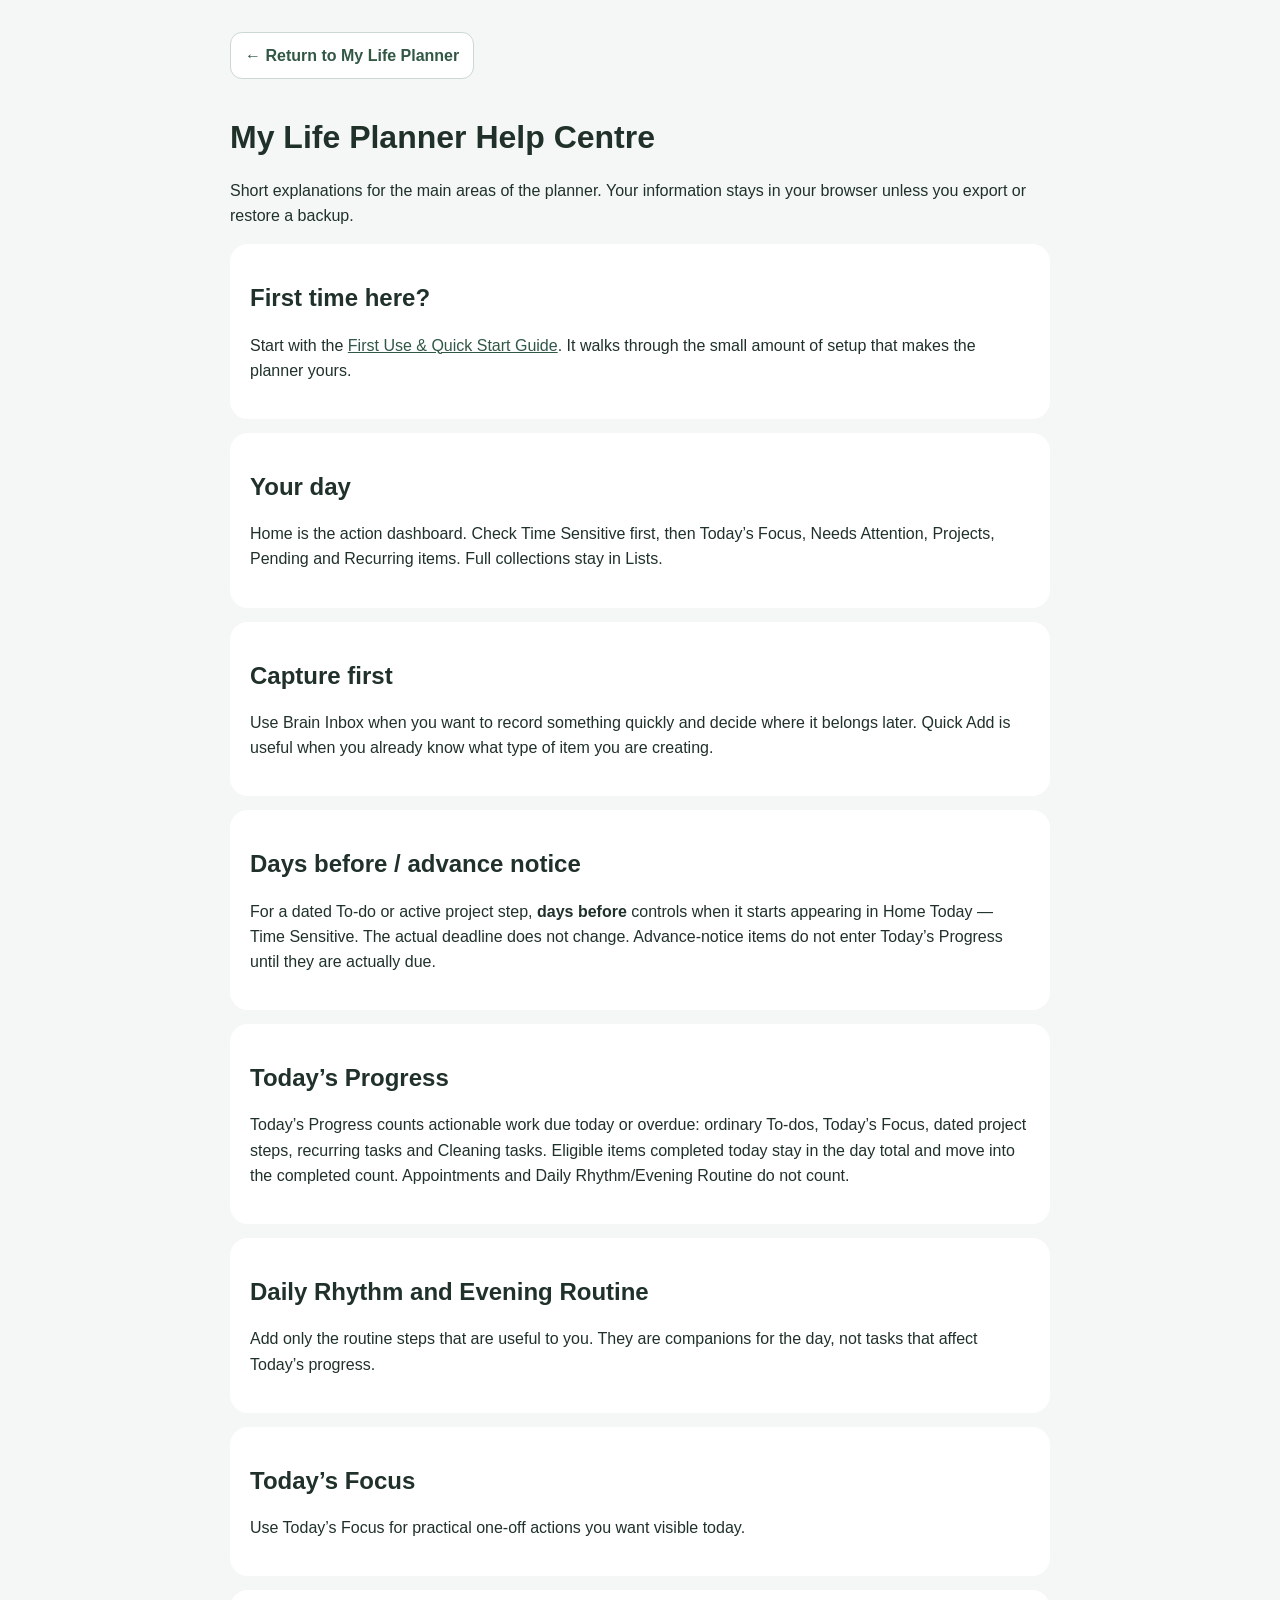
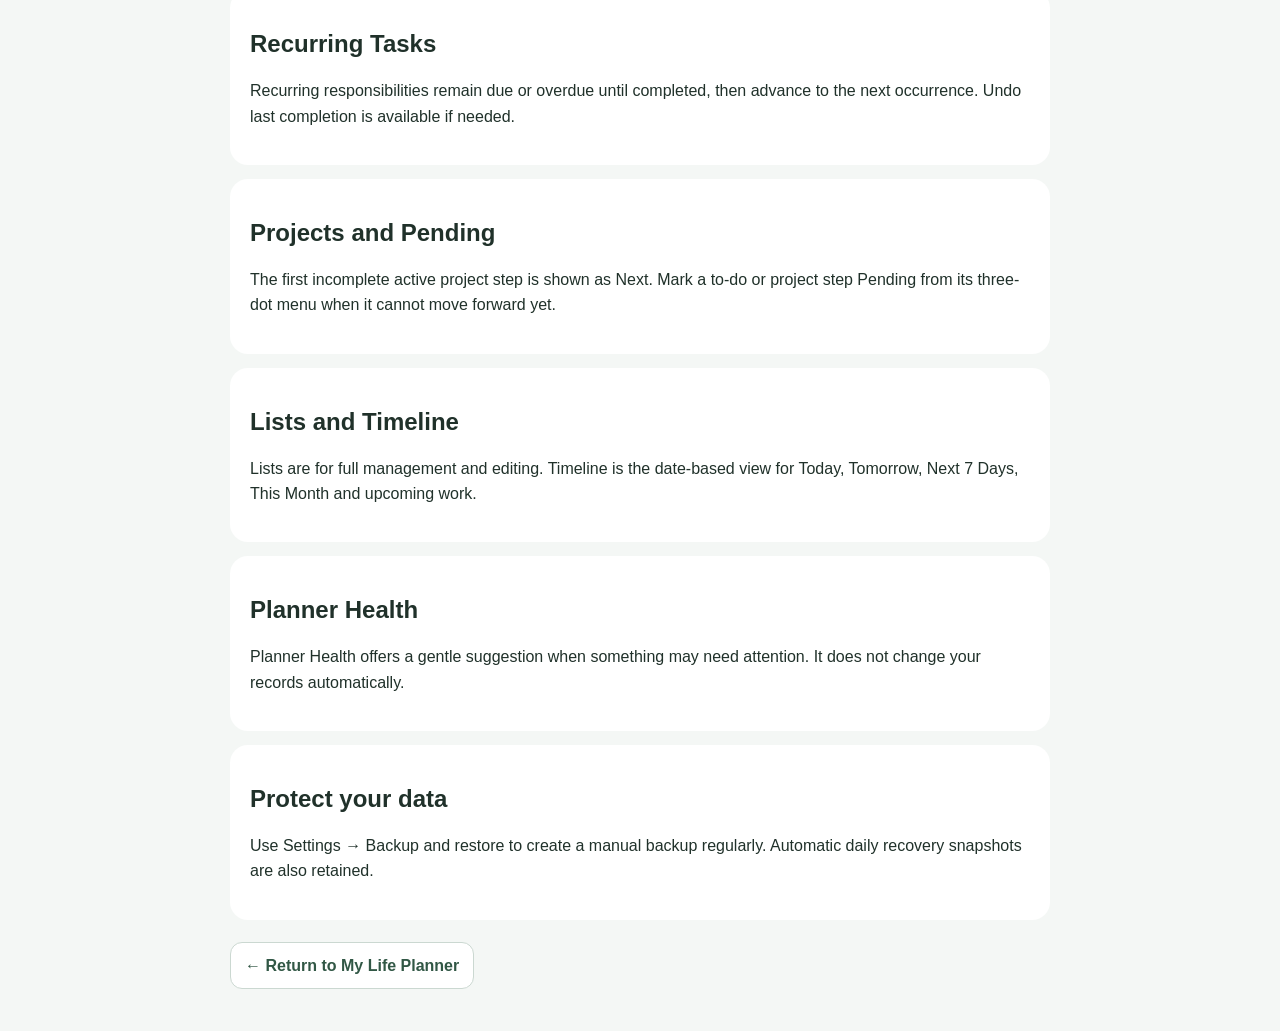
<file: HELP_GUIDE.html>
<!doctype html><html lang="en"><head><meta charset="utf-8"><meta name="viewport" content="width=device-width,initial-scale=1"><title>My Life Planner Help</title><style>body{font-family:Arial,sans-serif;max-width:820px;margin:auto;padding:24px;line-height:1.58;color:#20312a;background:#f4f7f5}section{background:white;padding:20px;margin:14px 0;border-radius:18px}h1,h2{line-height:1.18}a{color:#315745}.back{display:inline-block;margin:8px 0 18px;padding:10px 14px;background:#fff;border:1px solid #cbd8d1;border-radius:12px;text-decoration:none;font-weight:700}.tip{background:#eef5f1;border-left:4px solid #6f8d7c}.small{color:#5b6c63;font-size:.95rem}ul,ol{padding-left:1.4rem}</style></head><body><a class="back" href="index.html">← Return to My Life Planner</a><h1>My Life Planner Help Centre</h1><p>Short explanations for the main areas of the planner. Your information stays in your browser unless you export or restore a backup.</p><section><h2>First time here?</h2><p>Start with the <a href="QUICK_START_GUIDE.html">First Use &amp; Quick Start Guide</a>. It walks through the small amount of setup that makes the planner yours.</p></section><section><h2>Your day</h2><p>Home is the action dashboard. Check Time Sensitive first, then Today’s Focus, Needs Attention, Projects, Pending and Recurring items. Full collections stay in Lists.</p></section><section><h2>Capture first</h2><p>Use Brain Inbox when you want to record something quickly and decide where it belongs later. Quick Add is useful when you already know what type of item you are creating.</p></section><section><h2>Days before / advance notice</h2><p>For a dated To-do or active project step, <strong>days before</strong> controls when it starts appearing in Home Today — Time Sensitive. The actual deadline does not change. Advance-notice items do not enter Today’s Progress until they are actually due.</p></section><section><h2>Today’s Progress</h2><p>Today’s Progress counts actionable work due today or overdue: ordinary To-dos, Today’s Focus, dated project steps, recurring tasks and Cleaning tasks. Eligible items completed today stay in the day total and move into the completed count. Appointments and Daily Rhythm/Evening Routine do not count.</p></section><section><h2>Daily Rhythm and Evening Routine</h2><p>Add only the routine steps that are useful to you. They are companions for the day, not tasks that affect Today’s progress.</p></section><section><h2>Today’s Focus</h2><p>Use Today’s Focus for practical one-off actions you want visible today.</p></section><section><h2>Recurring Tasks</h2><p>Recurring responsibilities remain due or overdue until completed, then advance to the next occurrence. Undo last completion is available if needed.</p></section><section><h2>Projects and Pending</h2><p>The first incomplete active project step is shown as Next. Mark a to-do or project step Pending from its three-dot menu when it cannot move forward yet.</p></section><section><h2>Lists and Timeline</h2><p>Lists are for full management and editing. Timeline is the date-based view for Today, Tomorrow, Next 7 Days, This Month and upcoming work.</p></section><section><h2>Planner Health</h2><p>Planner Health offers a gentle suggestion when something may need attention. It does not change your records automatically.</p></section><section><h2>Protect your data</h2><p>Use Settings → Backup and restore to create a manual backup regularly. Automatic daily recovery snapshots are also retained.</p></section><a class="back" href="index.html">← Return to My Life Planner</a></body></html>
</file>
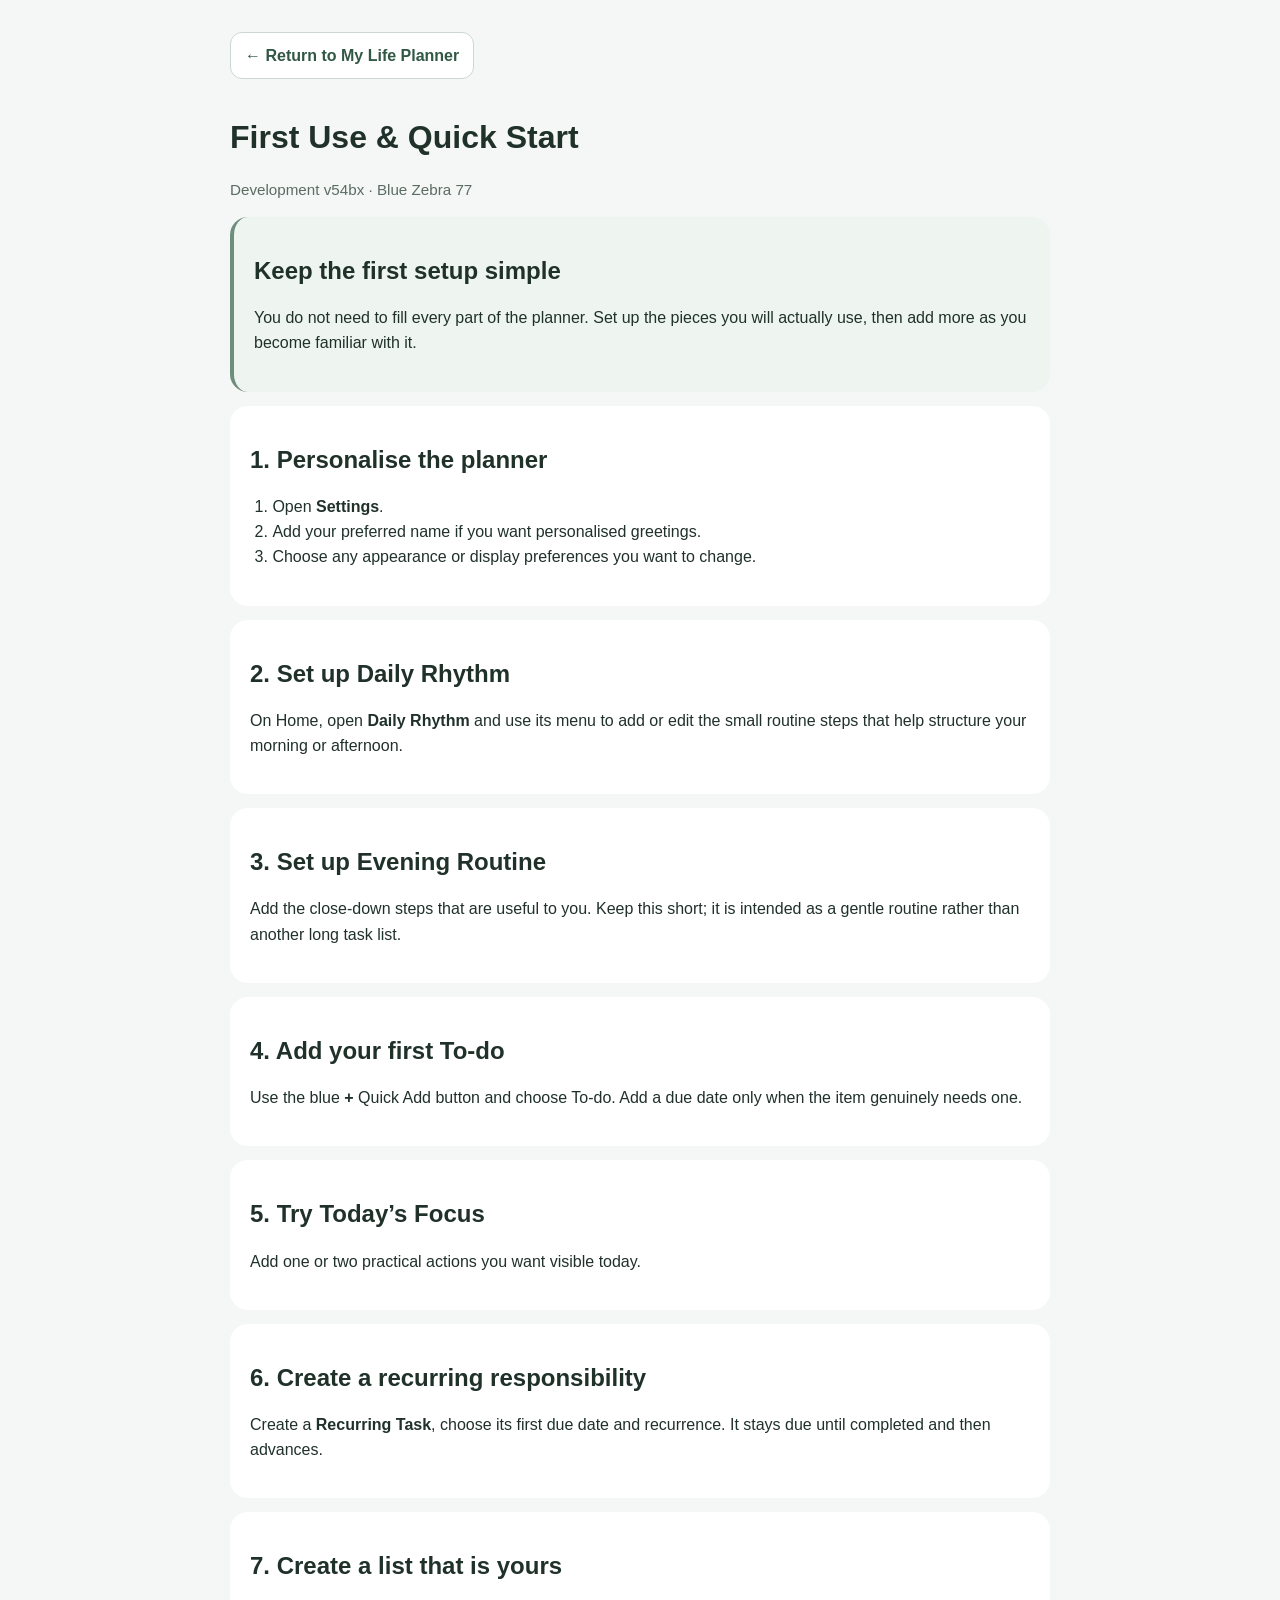
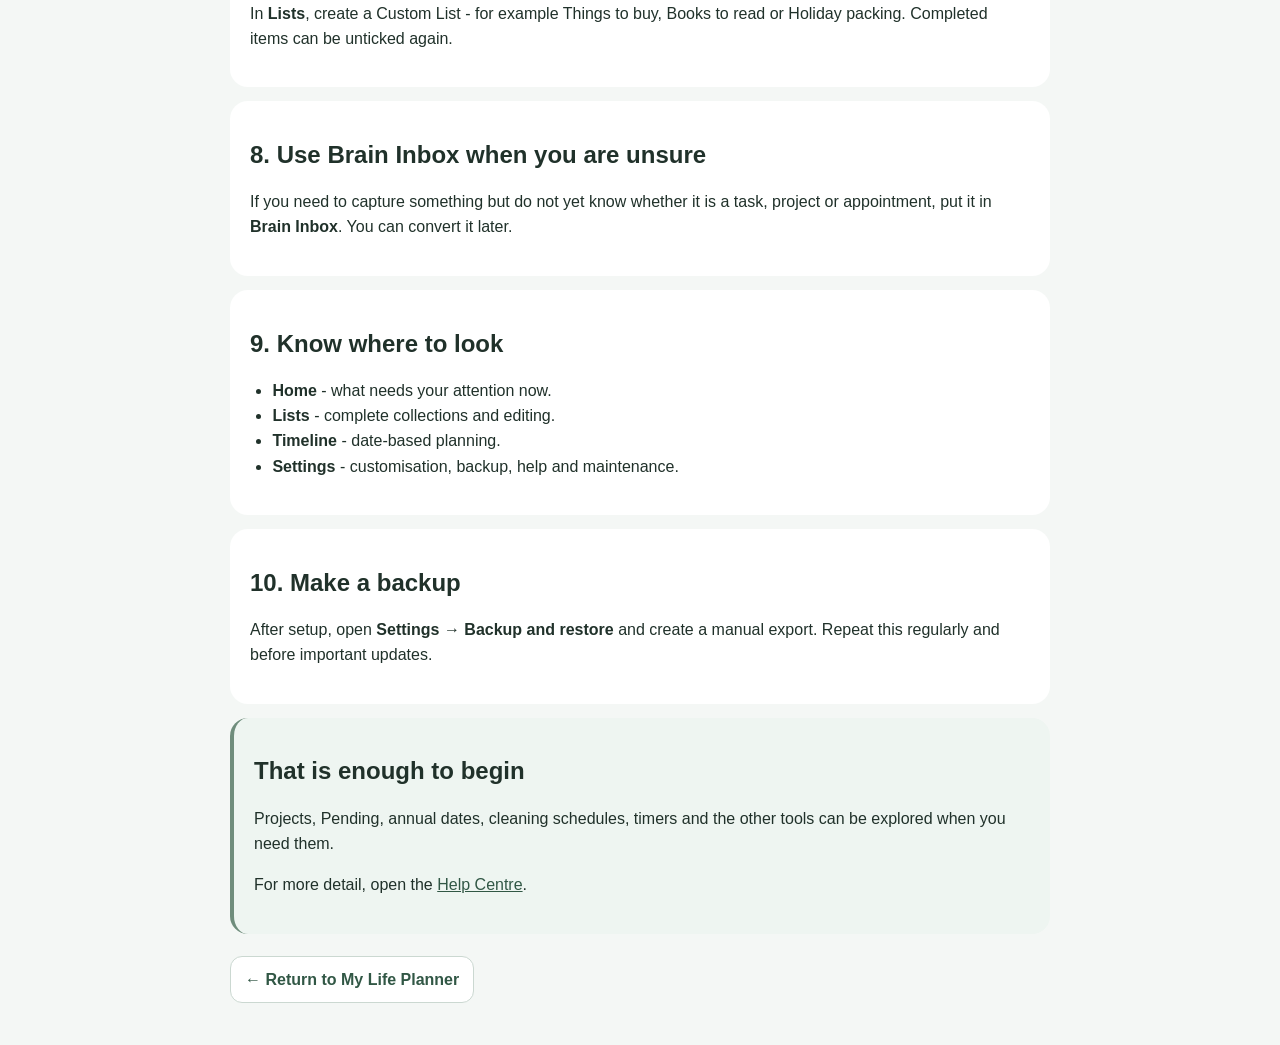
<file: QUICK_START_GUIDE.html>
<!doctype html><html lang="en"><head><meta charset="utf-8"><meta name="viewport" content="width=device-width,initial-scale=1"><title>My Life Planner - First Use &amp; Quick Start</title><style>body{font-family:Arial,sans-serif;max-width:820px;margin:auto;padding:24px;line-height:1.58;color:#20312a;background:#f4f7f5}section{background:white;padding:20px;margin:14px 0;border-radius:18px}h1,h2{line-height:1.18}a{color:#315745}.back{display:inline-block;margin:8px 0 18px;padding:10px 14px;background:#fff;border:1px solid #cbd8d1;border-radius:12px;text-decoration:none;font-weight:700}.tip{background:#eef5f1;border-left:4px solid #6f8d7c}.small{color:#5b6c63;font-size:.95rem}ul,ol{padding-left:1.4rem}</style></head><body><a class="back" href="index.html">← Return to My Life Planner</a><h1>First Use &amp; Quick Start</h1><p class="small">Development v54bx · Blue Zebra 77</p><section class="tip"><h2>Keep the first setup simple</h2><p>You do not need to fill every part of the planner. Set up the pieces you will actually use, then add more as you become familiar with it.</p></section><section><h2>1. Personalise the planner</h2><ol><li>Open <strong>Settings</strong>.</li><li>Add your preferred name if you want personalised greetings.</li><li>Choose any appearance or display preferences you want to change.</li></ol></section><section><h2>2. Set up Daily Rhythm</h2><p>On Home, open <strong>Daily Rhythm</strong> and use its menu to add or edit the small routine steps that help structure your morning or afternoon.</p></section><section><h2>3. Set up Evening Routine</h2><p>Add the close-down steps that are useful to you. Keep this short; it is intended as a gentle routine rather than another long task list.</p></section><section><h2>4. Add your first To-do</h2><p>Use the blue <strong>+</strong> Quick Add button and choose To-do. Add a due date only when the item genuinely needs one.</p></section><section><h2>5. Try Today’s Focus</h2><p>Add one or two practical actions you want visible today.</p></section><section><h2>6. Create a recurring responsibility</h2><p>Create a <strong>Recurring Task</strong>, choose its first due date and recurrence. It stays due until completed and then advances.</p></section><section><h2>7. Create a list that is yours</h2><p>In <strong>Lists</strong>, create a Custom List - for example Things to buy, Books to read or Holiday packing. Completed items can be unticked again.</p></section><section><h2>8. Use Brain Inbox when you are unsure</h2><p>If you need to capture something but do not yet know whether it is a task, project or appointment, put it in <strong>Brain Inbox</strong>. You can convert it later.</p></section><section><h2>9. Know where to look</h2><ul><li><strong>Home</strong> - what needs your attention now.</li><li><strong>Lists</strong> - complete collections and editing.</li><li><strong>Timeline</strong> - date-based planning.</li><li><strong>Settings</strong> - customisation, backup, help and maintenance.</li></ul></section><section><h2>10. Make a backup</h2><p>After setup, open <strong>Settings → Backup and restore</strong> and create a manual export. Repeat this regularly and before important updates.</p></section><section class="tip"><h2>That is enough to begin</h2><p>Projects, Pending, annual dates, cleaning schedules, timers and the other tools can be explored when you need them.</p><p>For more detail, open the <a href="HELP_GUIDE.html">Help Centre</a>.</p></section><a class="back" href="index.html">← Return to My Life Planner</a></body></html>
</file>
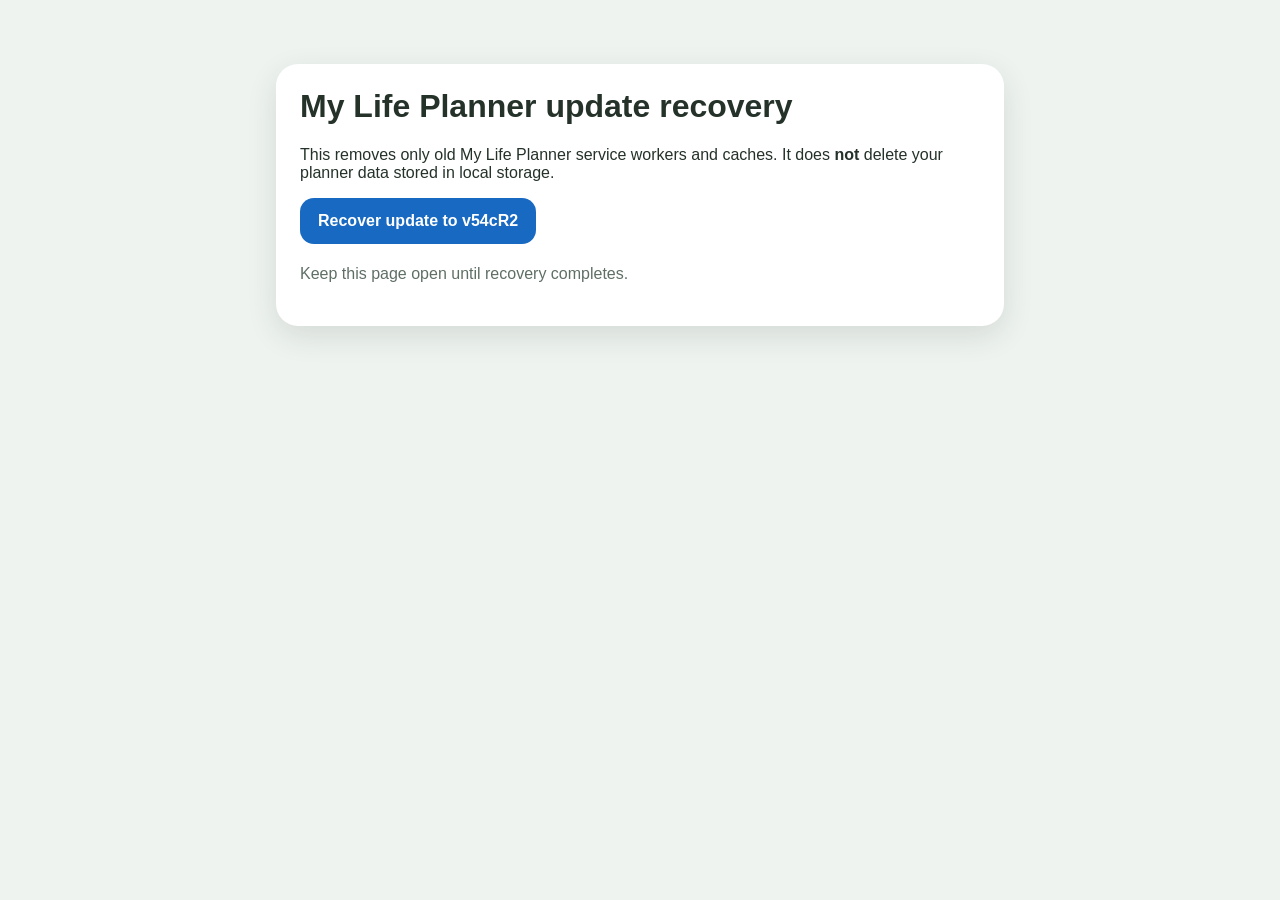
<file: recover-v54cR2.html>
<!doctype html>
<html lang="en">
<head>
  <meta charset="utf-8">
  <meta name="viewport" content="width=device-width,initial-scale=1">
  <meta name="theme-color" content="#1769c2">
  <title>My Life Planner update recovery</title>
  <style>
    body{font-family:Arial,sans-serif;background:#eef3ef;color:#243229;margin:0;padding:24px}
    main{max-width:680px;margin:40px auto;background:white;border-radius:22px;padding:24px;box-shadow:0 10px 30px rgba(36,50,41,.12)}
    h1{margin-top:0} button{font:inherit;font-weight:700;border:0;border-radius:14px;padding:14px 18px;background:#1769c2;color:white;cursor:pointer}
    #status{margin-top:18px;line-height:1.5}.note{color:#5f6f65}.ok{color:#236a3b;font-weight:700}.error{color:#a12c2c;font-weight:700}
  </style>
</head>
<body>
<main>
  <h1>My Life Planner update recovery</h1>
  <p>This removes only old My Life Planner service workers and caches. It does <strong>not</strong> delete your planner data stored in local storage.</p>
  <button id="recoverButton" type="button">Recover update to v54cR2</button>
  <p id="status" class="note">Keep this page open until recovery completes.</p>
</main>
<script>
(async()=>{
  const button=document.getElementById('recoverButton');
  const status=document.getElementById('status');
  button.addEventListener('click', async()=>{
    button.disabled=true;
    status.textContent='Removing old service workers and planner caches…';
    try{
      if('serviceWorker' in navigator){
        const regs=await navigator.serviceWorker.getRegistrations();
        await Promise.all(regs.map(r=>r.unregister()));
      }
      if('caches' in window){
        const keys=await caches.keys();
        await Promise.all(keys.filter(k=>k.startsWith('my-life-planner-')).map(k=>caches.delete(k)));
      }
      status.className='ok';
      status.textContent='Recovery complete. Loading the current planner…';
      const target=new URL('./index.html', location.href);
      target.searchParams.set('recovered','54cR2');
      target.searchParams.set('t',Date.now().toString());
      setTimeout(()=>location.replace(target.href),500);
    }catch(err){
      status.className='error';
      status.textContent='Recovery could not complete: '+(err?.message||String(err));
      button.disabled=false;
    }
  });
})();
</script>
</body>
</html>
</file>
<file: style.css>
* { box-sizing: border-box; }

:root {
  font-family: Arial, Helvetica, sans-serif;
  color: #243229;
  background: #eef3ef;
}

body {
  margin: 0;
  background: linear-gradient(180deg, #eef3ef 0%, #f8faf8 100%);
}

button, input, select, textarea { font: inherit; }

button {
  border: 0;
  border-radius: 14px;
  padding: 14px 16px;
  background: #5f7d68;
  color: white;
  font-weight: 700;
  cursor: pointer;
  box-shadow: 0 4px 10px rgba(36, 50, 41, 0.12);
}

button:hover { background: #4d6957; }

button:focus-visible,
input:focus-visible,
select:focus-visible,
textarea:focus-visible {
  outline: 3px solid #d2a75a;
  outline-offset: 3px;
}

.app-shell {
  width: min(820px, 100%);
  margin: 0 auto;
  padding: 20px 16px 50px;
}

.app-header {
  text-align: center;
  padding: 18px 10px 8px;
}

.app-header h1 {
  margin: 4px 0;
  font-size: clamp(2.2rem, 8vw, 3.4rem);
}

.eyebrow {
  margin: 0 0 6px;
  color: #6c7d71;
  font-size: 0.82rem;
  font-weight: 800;
  letter-spacing: 0.08em;
  text-transform: uppercase;
}

.date-line {
  margin: 6px 0 0;
  color: #627067;
  font-weight: 700;
}

.panel {
  margin-top: 18px;
  padding: 20px;
  border-radius: 22px;
  background: rgba(255,255,255,0.96);
  box-shadow: 0 10px 26px rgba(53,77,60,0.1);
}

.panel h2 { margin: 0 0 10px; }
.panel p { line-height: 1.5; }
.welcome-panel { border-left: 6px solid #8fa596; }
.due-panel { border-left: 6px solid #d4a75a; }

.section-heading {
  display: flex;
  justify-content: space-between;
  gap: 14px;
  align-items: flex-start;
  margin-bottom: 10px;
}

.add-button { min-width: 90px; }

.small-button,
.secondary-button,
.icon-button {
  background: #f3f7f4;
  color: #425448;
  border: 1px solid #b9c8bd;
  box-shadow: none;
}

.small-button { padding: 10px 12px; font-size: 0.88rem; }
.icon-button { padding: 8px 11px; }
.secondary-button { padding: 12px 16px; }

.progress-wrap {
  height: 14px;
  overflow: hidden;
  border-radius: 999px;
  background: #dfe8e1;
}

.progress-bar {
  width: 0%;
  height: 100%;
  border-radius: inherit;
  background: #6d9477;
  transition: width 0.25s ease;
}

.progress-text {
  margin: 8px 0 0;
  font-weight: 700;
  color: #596b5f;
}

.checklist,
.stack-list {
  display: grid;
  gap: 10px;
}

.task-row,
.list-card {
  padding: 14px;
  border: 1px solid #dce6de;
  border-radius: 16px;
  background: #fbfdfb;
}

.task-row {
  display: grid;
  grid-template-columns: auto 1fr;
  gap: 12px;
  align-items: start;
}

.task-row input {
  width: 22px;
  height: 22px;
  margin-top: 2px;
  accent-color: #5f7d68;
}

.task-copy { display: grid; gap: 4px; }
.task-title, .card-title { font-weight: 800; }
.task-time, .card-meta { color: #6d7b72; font-size: 0.92rem; }
.task-row.completed { opacity: 0.68; background: #f0f5f1; }
.task-row.completed .task-title { text-decoration: line-through; }

.button-grid,
.category-buttons {
  display: grid;
  gap: 10px;
}

.button-grid { grid-template-columns: repeat(3, minmax(0,1fr)); }
.category-buttons { grid-template-columns: repeat(2, minmax(0,1fr)); }
.category-buttons button:last-child { grid-column: 1 / -1; }

.choice-card,
.category-area {
  margin-top: 16px;
  min-height: 90px;
  padding: 18px;
  border-radius: 17px;
  background: #f2f6f3;
  border: 1px dashed #9fb2a4;
  white-space: pre-line;
  line-height: 1.55;
}

.list-card {
  display: grid;
  gap: 10px;
}

.card-top {
  display: flex;
  justify-content: space-between;
  gap: 12px;
  align-items: flex-start;
}

.card-actions {
  display: flex;
  gap: 8px;
  flex-wrap: wrap;
}

.card-actions button {
  padding: 8px 11px;
  font-size: 0.85rem;
}

.danger-button {
  background: #8c5e5e;
}

.badge {
  display: inline-block;
  width: fit-content;
  padding: 5px 9px;
  border-radius: 999px;
  background: #e8efe9;
  color: #4d6253;
  font-size: 0.8rem;
  font-weight: 800;
}

.badge.due { background: #fff0cf; color: #795718; }
.badge.overdue { background: #f8d7d7; color: #7d2d2d; }
.badge.ongoing { background: #ddeaf5; color: #315d7b; }

.steps-list {
  display: grid;
  gap: 8px;
  padding-top: 4px;
}

.step-row {
  display: grid;
  grid-template-columns: auto 1fr;
  gap: 8px;
  align-items: start;
}

.step-row input {
  width: 19px;
  height: 19px;
  accent-color: #5f7d68;
}

.empty-state {
  padding: 16px;
  border-radius: 14px;
  background: #f5f7f5;
  color: #68766d;
}

dialog {
  width: min(620px, calc(100% - 28px));
  border: 0;
  border-radius: 22px;
  padding: 0;
  box-shadow: 0 24px 70px rgba(20,30,23,0.35);
}

dialog::backdrop {
  background: rgba(22,31,25,0.55);
}

dialog form {
  display: grid;
  gap: 16px;
  padding: 22px;
}

.dialog-header {
  display: flex;
  justify-content: space-between;
  align-items: flex-start;
}

.dialog-header h2 { margin: 0; }

label {
  display: grid;
  gap: 7px;
  font-weight: 700;
}

input, select, textarea {
  width: 100%;
  border: 1px solid #b8c5bb;
  border-radius: 12px;
  padding: 12px;
  background: white;
  color: #243229;
}

textarea { resize: vertical; }

.dialog-actions {
  display: flex;
  justify-content: flex-end;
  gap: 10px;
}

.hidden { display: none; }

@media (max-width: 620px) {
  .button-grid,
  .category-buttons {
    grid-template-columns: 1fr;
  }

  .category-buttons button:last-child { grid-column: auto; }
  .section-heading, .card-top { flex-direction: column; }
  .small-button, .add-button { width: 100%; }
  button { width: 100%; }
  .card-actions { width: 100%; }
  .card-actions button { flex: 1; }
}


.editing-note {
  padding: 10px 12px;
  border-radius: 12px;
  background: #fff5dc;
  color: #725616;
  font-weight: 700;
}

.week-heading {
  margin: 8px 0 2px;
  font-size: 1rem;
  color: #53665a;
}

.card-details {
  white-space: pre-line;
  color: #536158;
}

.completed-card {
  opacity: 0.62;
}

.completed-card .card-title {
  text-decoration: line-through;
}


.cleaning-card {
  border-left: 5px solid #7f9f88;
}

.cleaning-frequency {
  font-weight: 800;
  color: #52675a;
}

.due-today {
  border-left-color: #d09a3e;
  background: #fffaf0;
}


.overview-grid {
  display: grid;
  grid-template-columns: repeat(2, minmax(0, 1fr));
  gap: 10px;
}

.overview-card {
  padding: 16px;
  border-radius: 16px;
  background: #f4f7f4;
  border: 1px solid #d8e2da;
}

.overview-number {
  display: block;
  margin-top: 4px;
  font-size: 1.8rem;
  font-weight: 800;
  color: #4f6757;
}

.today-highlight {
  border-left: 5px solid #d29b3f;
  background: #fff9ec;
}

@media (max-width: 620px) {
  .overview-grid {
    grid-template-columns: 1fr;
  }
}


.app-header {
  text-align: left;
  display: grid;
  grid-template-columns: 1fr auto;
  gap: 10px 16px;
  align-items: start;
  padding: 14px 4px 4px;
}

.app-header h1 {
  font-size: clamp(1.8rem, 7vw, 2.6rem);
}

.header-actions {
  display: flex;
  gap: 8px;
  flex-wrap: wrap;
  justify-content: flex-end;
}

.compact-progress {
  grid-column: 1 / -1;
  width: min(260px, 100%);
  display: grid;
  grid-template-columns: auto 1fr;
  align-items: center;
  gap: 9px;
  font-size: 0.8rem;
  font-weight: 700;
  color: #596b5f;
}

.compact-progress .progress-wrap {
  height: 7px;
}

.inline-actions,
.mini-actions {
  display: flex;
  flex-wrap: wrap;
  gap: 7px;
}

.editable-task {
  display: grid;
  gap: 6px;
}

.mini-actions {
  justify-content: flex-end;
}

.mini-actions button {
  padding: 6px 9px;
  font-size: 0.78rem;
}

.storage-status {
  margin: 12px 0 0;
  font-size: 0.9rem;
  color: #596b5f;
}

@media (max-width: 560px) {
  .app-header {
    grid-template-columns: 1fr;
  }
  .header-actions {
    justify-content: flex-start;
  }
  .section-heading {
    flex-direction: column;
  }
}

.version-badge{display:inline-block;vertical-align:middle;font-size:.68rem;letter-spacing:.04em;padding:3px 7px;border-radius:999px;background:#e1ebe3;color:#4d6655}
.save-indicator{display:inline-block;margin:7px 0 12px;padding:5px 9px;border-radius:999px;background:#eef3ef;color:#596b5f;font-size:.82rem;font-weight:700;transition:transform .2s ease,background .2s ease}
.save-indicator.saved{background:#dcebdd;transform:scale(1.03)}
.storage-details{margin-top:14px;border-top:1px solid #d9e1da;padding-top:12px}
.storage-details summary{cursor:pointer;font-weight:700;color:#496052}
.storage-details p{color:#596b5f;line-height:1.55}
body{padding-bottom:calc(24px + env(safe-area-inset-bottom))}
button,input,select,textarea{font-size:16px}
@media (display-mode:standalone){.app-shell{padding-top:max(12px,env(safe-area-inset-top))}}

.collapsed-content{display:none!important}
.manager-dialog{width:min(680px,calc(100% - 24px));max-height:85vh;overflow:auto}
.manager-list{display:grid;gap:10px;margin:14px 0}
.manager-row{display:flex;justify-content:space-between;align-items:center;gap:12px;padding:12px;border:1px solid #d9e1da;border-radius:12px;background:#fff}
.manager-add{display:grid;gap:10px;padding-top:14px;border-top:1px solid #d9e1da}
.manager-add label{display:grid;gap:5px;font-weight:700;color:#496052}
@media(max-width:560px){.manager-row{align-items:flex-start;flex-direction:column}.manager-row .mini-actions{justify-content:flex-start}}


/* Version 9 customisation */
:root { --accent:#5f7d68; --accent-dark:#4d6957; --page:#eef3ef; --page2:#f8faf8; --panel:#ffffff; --text:#243229; --muted:#627067; --edge:#8fa596; }
body[data-theme="sage"] { --accent:#5f7d68; --accent-dark:#4d6957; --page:#eef3ef; --page2:#f8faf8; --panel:#ffffff; --text:#243229; --muted:#627067; --edge:#8fa596; }
body[data-theme="blue"] { --accent:#587a93; --accent-dark:#42647d; --page:#edf4f8; --page2:#f8fbfd; --panel:#ffffff; --text:#24313a; --muted:#60717d; --edge:#91afc2; }
body[data-theme="rose"] { --accent:#9a6670; --accent-dark:#80515b; --page:#f8eff1; --page2:#fdf9fa; --panel:#ffffff; --text:#3b292d; --muted:#79656a; --edge:#c59aa3; }
body[data-theme="lavender"] { --accent:#756d9b; --accent-dark:#5f5784; --page:#f2f0f8; --page2:#faf9fd; --panel:#ffffff; --text:#302d3c; --muted:#716d80; --edge:#aaa3c7; }
body[data-theme="sand"] { --accent:#8a7556; --accent-dark:#705e43; --page:#f6f1e8; --page2:#fcfaf6; --panel:#ffffff; --text:#382f24; --muted:#756b5d; --edge:#baa98b; }
body { background:linear-gradient(180deg,var(--page) 0%,var(--page2) 100%); color:var(--text); }
button { background:var(--accent); }
button:hover { background:var(--accent-dark); }
.panel { background:color-mix(in srgb, var(--panel) 96%, transparent); }
.welcome-panel { border-left-color:var(--edge); }
body[data-font="clear"] { font-family:Arial,Helvetica,sans-serif; }
body[data-font="rounded"] { font-family:"Trebuchet MS",Arial,sans-serif; }
body[data-font="classic"] { font-family:Georgia,"Times New Roman",serif; }
body[data-font="modern"] { font-family:"Avenir Next",Avenir,"Segoe UI",sans-serif; }
body[data-font="large"] { font-family:Verdana,Geneva,sans-serif; font-size:18px; }
.settings-grid { display:grid; gap:14px; grid-template-columns:repeat(auto-fit,minmax(190px,1fr)); }
.settings-divider { border:0; border-top:1px solid #d9e1da; margin:22px 0; }
.backup-row { display:flex; align-items:center; justify-content:space-between; gap:14px; padding:14px; border:1px solid #d9e1da; border-radius:14px; background:rgba(255,255,255,.72); }
.backup-row + .backup-row { margin-top:10px; }
.settings-panel h3 { margin:0 0 8px; }

.header-actions{display:flex;gap:8px;justify-content:center;flex-wrap:wrap;margin-top:12px}
.compact-list{display:grid;gap:7px}
.compact-reminder-row{display:grid;grid-template-columns:auto minmax(0,1fr) auto;gap:10px;align-items:center;padding:9px 12px;border:1px solid #dce6de;border-radius:13px;background:#fbfdfb}
.compact-reminder-row input{width:21px;height:21px;margin:0;accent-color:#5f7d68}
.compact-copy{display:grid;gap:1px;min-width:0}.compact-copy strong{font-size:.98rem}.compact-copy span{font-size:.82rem;color:#6d7b72;white-space:nowrap;overflow:hidden;text-overflow:ellipsis}
.compact-badge{font-size:.72rem;font-weight:800;padding:4px 7px;border-radius:999px;background:#fff0cf;color:#795718}.compact-icon{width:21px;text-align:center}
.settings-dialog{width:min(720px,calc(100% - 24px));max-height:90vh}.settings-content{padding:0 20px 22px;overflow:auto;max-height:calc(90vh - 76px)}
.setting-preview{padding:14px;border-radius:14px;border:1px solid #ccd7cf;background:#eef3ef;font-weight:700}.font-preview{font-weight:400}
.setting-preview[data-theme-preview="blue"]{background:#e8f1f8}.setting-preview[data-theme-preview="rose"]{background:#f7e8eb}.setting-preview[data-theme-preview="lavender"]{background:#eee9f8}.setting-preview[data-theme-preview="sand"]{background:#f4eedf}.setting-preview[data-theme-preview="mint"]{background:#e3f5ed}.setting-preview[data-theme-preview="peach"]{background:#fae9dc}.setting-preview[data-theme-preview="teal"]{background:#dfeeee}.setting-preview[data-theme-preview="grey"]{background:#eceff1}.setting-preview[data-theme-preview="berry"]{background:#f0e2e9}
.font-preview[data-font-preview="rounded"],body[data-font="rounded"]{font-family:"Trebuchet MS",Arial,sans-serif}.font-preview[data-font-preview="classic"],body[data-font="classic"]{font-family:Georgia,"Times New Roman",serif}.font-preview[data-font-preview="modern"],body[data-font="modern"]{font-family:Verdana,Arial,sans-serif}.font-preview[data-font-preview="large"],body[data-font="large"]{font-family:Arial,sans-serif;font-size:1.08rem}.font-preview[data-font-preview="friendly"],body[data-font="friendly"]{font-family:"Comic Sans MS","Trebuchet MS",sans-serif}.font-preview[data-font-preview="book"],body[data-font="book"]{font-family:Palatino,"Palatino Linotype",serif}.font-preview[data-font-preview="compact"],body[data-font="compact"]{font-family:Arial,sans-serif;letter-spacing:-.015em}.font-preview[data-font-preview="softserif"],body[data-font="softserif"]{font-family:"Book Antiqua",Georgia,serif}.font-preview[data-font-preview="spacious"],body[data-font="spacious"]{font-family:Arial,sans-serif;letter-spacing:.035em;line-height:1.65}
body[data-theme="mint"] .panel{background:#f7fffb}body[data-theme="peach"] .panel{background:#fffaf6}body[data-theme="teal"] .panel{background:#f5fbfb}body[data-theme="grey"] .panel{background:#fafbfc}body[data-theme="berry"] .panel{background:#fff8fb}
.choice-list{margin:0 0 14px;padding-left:24px}.choice-list li{margin:8px 0}
@media(max-width:560px){.compact-reminder-row{grid-template-columns:auto minmax(0,1fr)}.compact-badge{grid-column:2;justify-self:start}.settings-grid{grid-template-columns:1fr}.header-actions{justify-content:center}}


/* v9.2 bottom navigation */
.app-shell { padding-bottom: 110px; }
.view-heading { margin: 10px 4px 2px; padding: 8px 4px; }
.view-heading h2 { margin: 0; font-size: 1.35rem; }
.app-view-section[hidden] { display: none !important; }
.bottom-nav {
  position: fixed;
  left: 50%;
  bottom: max(10px, env(safe-area-inset-bottom));
  transform: translateX(-50%);
  width: min(790px, calc(100% - 20px));
  display: grid;
  grid-template-columns: repeat(4, 1fr);
  gap: 4px;
  padding: 8px;
  border: 1px solid rgba(95,125,104,.25);
  border-radius: 22px;
  background: rgba(255,255,255,.96);
  box-shadow: 0 12px 35px rgba(36,50,41,.22);
  backdrop-filter: blur(14px);
  z-index: 100;
}
.bottom-nav .nav-button {
  min-width: 0;
  padding: 8px 4px;
  display: grid;
  justify-items: center;
  gap: 3px;
  border-radius: 15px;
  background: transparent;
  color: #526258;
  box-shadow: none;
}
.bottom-nav .nav-button span { font-size: 1.25rem; line-height: 1; }
.bottom-nav .nav-button small { font-size: .72rem; font-weight: 800; }
.bottom-nav .nav-button.active { background: #e4eee7; color: #35513e; }
@media (max-width: 560px) {
  .header-actions .small-button:not(#installButton):not(#updateButton) { display: none; }
  .bottom-nav { bottom: max(6px, env(safe-area-inset-bottom)); width: calc(100% - 12px); }
  .panel { padding: 16px; }
}

/* v9.3 clickable summary rows */
.clickable-reminder{cursor:pointer}
.clickable-reminder:hover,.clickable-reminder:focus-visible{border-color:var(--accent,#5f7d68);box-shadow:0 0 0 3px rgba(95,125,104,.14);outline:none}
.clickable-reminder .compact-copy strong{text-decoration-thickness:1px;text-underline-offset:3px}
.clickable-reminder:hover .compact-copy strong{text-decoration:underline}


/* v9.4 refinements */
.gear-button{width:42px;height:42px;padding:0;border-radius:50%;font-size:1.35rem;display:grid;place-items:center}
.dialog-close{position:absolute;top:10px;right:10px;width:34px;height:34px;min-width:34px;padding:0;border:0;border-radius:50%;background:#eef3ef;color:#26372c;font-size:1.45rem;line-height:1;box-shadow:none;z-index:5}
.dialog-close:hover{background:#dde8e0}
.dialog-header{position:relative;padding-right:52px}
dialog{max-width:calc(100vw - 20px);box-sizing:border-box;overflow:hidden}
.settings-dialog{width:min(720px,calc(100vw - 20px));max-height:calc(100dvh - 20px);margin:auto}
.settings-content{max-height:calc(100dvh - 100px);overflow:auto;overflow-x:hidden;padding:0 18px 22px;box-sizing:border-box}
.settings-grid{grid-template-columns:minmax(0,1fr) minmax(0,1fr)}
.settings-grid>*{min-width:0}.settings-grid select,.settings-grid input{max-width:100%;width:100%;box-sizing:border-box}
.overdue-row{border-color:#d78b8b;background:#fff7f7}.overdue-row .compact-copy span{color:#b42318;font-weight:800}
@media(max-width:600px){.settings-grid{grid-template-columns:1fr}.settings-dialog{width:calc(100vw - 12px);max-height:calc(100dvh - 12px)}.settings-content{padding-left:14px;padding-right:14px}.dialog-header{padding-right:46px}.header-actions .gear-button{display:none}}
\n\n/* v9.6 compact task management */\n.section-plus{width:34px;height:34px;min-width:34px;padding:0;border-radius:50%;font-size:1.55rem;line-height:1;display:grid;place-items:center}\n.compact-manage-row{display:flex;align-items:center;gap:.5rem;padding:.42rem .25rem;border-bottom:1px solid var(--line,#d8ddd8);position:relative}\n.compact-manage-row:last-child{border-bottom:0}.compact-row-main{flex:1;min-width:0;background:transparent!important;border:0!important;color:inherit!important;text-align:left;padding:.3rem .25rem!important;box-shadow:none!important;display:flex;flex-direction:column;gap:.1rem}.compact-row-title{font-weight:700;white-space:nowrap;overflow:hidden;text-overflow:ellipsis}.compact-row-meta{font-size:.78rem;opacity:.72}.completed-row .compact-row-title{text-decoration:line-through;opacity:.62}\n.item-menu{position:relative}.item-menu summary{list-style:none;cursor:pointer;width:34px;height:34px;display:grid;place-items:center;border-radius:50%;font-size:1.4rem;font-weight:700}.item-menu summary::-webkit-details-marker{display:none}.item-menu[open] summary{background:rgba(0,0,0,.07)}.item-menu-popover{position:absolute;right:0;top:38px;z-index:20;min-width:145px;background:var(--panel,#fff);border:1px solid var(--line,#ccd4cc);border-radius:12px;padding:.35rem;box-shadow:0 10px 28px rgba(0,0,0,.18);display:grid;gap:.2rem}.item-menu-popover button{width:100%;text-align:left;padding:.55rem .7rem}.danger-text{color:#a51e1e!important}.field-help{display:block;font-size:.8rem;opacity:.75;margin-top:.35rem}.daily-decider{margin-top:1rem;padding-top:.9rem;border-top:1px solid var(--line,#d8ddd8);display:flex;align-items:center;justify-content:space-between;gap:.8rem}.daily-decider p{margin:.15rem 0 0}.decision-result{margin-top:.7rem;padding:.75rem;border-radius:12px;background:rgba(255,255,255,.55);display:grid;grid-template-columns:1fr auto;gap:.2rem .75rem;align-items:center}.decision-result strong,.decision-result span{grid-column:1}.decision-result button{grid-column:2;grid-row:1/3}.decision-result.hidden{display:none}\n@media(max-width:520px){.daily-decider{align-items:flex-start}.decision-result{grid-template-columns:1fr}.decision-result button{grid-column:1;grid-row:auto;justify-self:start}}\n
/* v9.7 refinements */
.app-header{justify-content:center;text-align:center;grid-template-columns:1fr!important}.app-header>div:first-child{justify-self:center}.header-actions{justify-self:center}.compact-progress{justify-self:center;width:min(420px,100%)}
.section-heading{position:relative}.rhythm-menu{margin-left:auto}
.item-menu{margin-left:auto;flex:0 0 auto}.item-menu summary{position:relative;z-index:31}.item-menu-popover{position:absolute!important;right:0!important;left:auto!important;top:38px!important;z-index:1000!important}.menu-close-x{position:absolute;right:4px;top:3px;width:28px!important;height:28px;padding:0!important;text-align:center!important;border-radius:50%;font-size:1.2rem}.item-menu-popover{padding-top:2.1rem}
.annual-manage-row,.step-compact-row{display:flex;align-items:center;gap:.5rem;padding:.48rem 0;border-bottom:1px solid var(--line,#d8ddd8)}.annual-manage-row>*:first-child,.step-compact-row>*:first-child{flex:1;min-width:0}.step-quick{width:32px;height:32px;min-width:32px;padding:0;border-radius:50%;display:grid;place-items:center}
dialog{max-height:calc(100dvh - 16px)!important;overflow:auto!important}.dialog-content,dialog form{max-height:none!important;overflow:visible!important}.dialog-actions{position:sticky;bottom:0;background:var(--panel,#fff);padding-top:.7rem;z-index:4}
@media(max-width:600px){.app-header h1{font-size:1.55rem}.item-menu-popover{right:0!important;max-width:calc(100vw - 28px)}dialog{width:calc(100vw - 12px)!important;margin:6px auto!important}}

/* v9.8 anchored menus and dated step builder */
.item-menu-anchor{margin-left:auto;flex:0 0 auto;display:inline-flex;align-items:center}.item-menu-trigger{width:34px;height:34px;min-width:34px;padding:0;border-radius:50%;font-size:1.4rem;line-height:1;display:grid;place-items:center}.anchored-item-menu{position:fixed;z-index:99999;min-width:170px;max-width:calc(100vw - 16px);background:var(--panel,#fff);border:1px solid var(--line,#ccd4cc);border-radius:12px;padding:2rem .35rem .35rem;box-shadow:0 12px 32px rgba(0,0,0,.25);display:grid;gap:.2rem}.anchored-item-menu button{width:100%;text-align:left;padding:.55rem .7rem}.anchored-item-menu .menu-close-x{position:absolute;right:4px;top:3px;width:28px!important;height:28px;padding:0!important;text-align:center!important;border-radius:50%}.step-builder-section{margin:.75rem 0}.step-builder-heading{display:flex;align-items:center;justify-content:space-between;gap:.75rem;margin-bottom:.5rem}.step-builder{display:grid;gap:.55rem}.step-builder-row{display:grid;grid-template-columns:minmax(130px,1fr) minmax(125px,.7fr) minmax(130px,.7fr) 34px;gap:.45rem;align-items:center;padding:.55rem;border:1px solid var(--line,#d8ddd8);border-radius:12px}.step-builder-row input,.step-builder-row select{margin:0}.step-before-input{display:flex;align-items:center;gap:.35rem}.step-before-input input{width:72px}.step-before-input span{font-size:.8rem;white-space:nowrap}.step-remove{width:32px;height:32px;min-width:32px;padding:0;border-radius:50%;display:grid;place-items:center}.step-compact-row .item-menu-anchor{margin-left:auto}
@media(max-width:650px){.step-builder-row{grid-template-columns:1fr 1fr 34px}.step-name-input{grid-column:1/-1}.step-date-input,.step-before-input{grid-column:1/3}.step-remove{grid-column:3;grid-row:2}}


/* ===== Version 10 visual system ===== */
:root{--ink:#20312a;--muted:#68766f;--surface:#ffffff;--line:rgba(42,69,57,.12);--accent:#537462;--accent-soft:#e9f1ec;--danger:#a84444;--shadow:0 10px 30px rgba(37,58,48,.08);--radius:20px}
html{scroll-behavior:smooth} body{background:linear-gradient(180deg,#f4f7f5 0,#edf2ef 100%);color:var(--ink);letter-spacing:-.01em}.app-shell{max-width:920px;padding-bottom:105px}.app-header{border-radius:0 0 26px 26px;background:rgba(255,255,255,.88);backdrop-filter:blur(18px);box-shadow:0 8px 28px rgba(34,53,44,.07);position:sticky;top:0;z-index:40}.app-header h1{font-size:clamp(1.45rem,5vw,2rem);letter-spacing:-.035em}.version-badge{font-size:.62rem;vertical-align:middle;background:var(--accent-soft);color:var(--accent);padding:.3rem .48rem;border-radius:999px}.view-heading{padding:24px 4px 8px}.view-heading h2{font-size:clamp(1.55rem,6vw,2.35rem);letter-spacing:-.04em}.panel,.hero-focus{border:1px solid var(--line);border-radius:var(--radius);box-shadow:var(--shadow);background:rgba(255,255,255,.92);margin-bottom:14px}.hero-focus{padding:22px;background:linear-gradient(145deg,#315745,#527763);color:white;box-shadow:0 16px 38px rgba(46,83,66,.22)}.hero-focus .eyebrow,.hero-focus p{color:rgba(255,255,255,.78)}.hero-focus h2{font-size:1.75rem;margin:.1rem 0}.focus-heading{display:flex;justify-content:space-between;gap:16px;align-items:flex-start}.focus-list{margin-top:16px;display:grid;gap:8px}.hero-focus .v10-row{background:rgba(255,255,255,.13);border-color:rgba(255,255,255,.15);color:white}.hero-focus .v10-row-meta{color:rgba(255,255,255,.72)}.dashboard-grid{display:grid;grid-template-columns:1fr 1fr;gap:14px}.dashboard-card{margin:0}.section-heading h2{font-size:1.2rem;letter-spacing:-.025em}.eyebrow{text-transform:uppercase;letter-spacing:.1em;font-size:.68rem;font-weight:750;color:var(--accent)}.v10-row,.compact-manage-row,.annual-manage-row,.step-compact-row{display:flex;align-items:center;gap:10px;min-height:58px;padding:8px 10px;border:1px solid var(--line);border-radius:14px;background:var(--surface);transition:transform .18s ease,box-shadow .18s ease,opacity .2s ease}.v10-row:hover,.compact-manage-row:hover{transform:translateY(-1px);box-shadow:0 7px 18px rgba(39,61,50,.07)}.v10-row-main{min-width:0;flex:1;text-align:left;background:none!important;color:inherit!important;padding:6px!important;border:0!important;box-shadow:none!important}.v10-row-title,.v10-row-meta{display:block;overflow:hidden;text-overflow:ellipsis}.v10-row-title{font-weight:720;font-size:.96rem}.v10-row-meta{font-size:.78rem;color:var(--muted);margin-top:3px}.complete-dot{flex:0 0 32px;width:32px;height:32px;border-radius:50%!important;padding:0!important;background:transparent!important;color:var(--accent)!important;border:1.5px solid currentColor!important}.status-overdue{border-left:4px solid #bd4545}.status-soon{border-left:4px solid #d89035}.status-future{border-left:4px solid #7b9b89}.icon-button,.section-plus,.item-menu-trigger{width:38px;height:38px;border-radius:12px!important;padding:0!important;display:grid;place-items:center;font-size:1.15rem}.hero-focus .icon-button{background:rgba(255,255,255,.16)!important;color:white!important}.anchored-item-menu{position:fixed!important;z-index:1000;min-width:190px;padding:8px;border:1px solid var(--line);border-radius:16px;background:rgba(255,255,255,.98);box-shadow:0 18px 45px rgba(20,35,28,.22);animation:menuPop .16s ease-out}.anchored-item-menu button:not(.menu-close-x){width:100%;text-align:left;background:transparent!important;color:var(--ink)!important;border:0!important;padding:10px 12px!important}.anchored-item-menu .danger-text{color:var(--danger)!important}@keyframes menuPop{from{opacity:0;transform:translateY(-4px) scale(.97)}to{opacity:1;transform:none}}
dialog.bottom-sheet{width:min(680px,100% - 16px);max-height:min(88vh,850px);margin:auto auto 8px;border:0;border-radius:24px 24px 18px 18px;padding:0;box-shadow:0 24px 80px rgba(22,39,31,.32);animation:sheetUp .24s cubic-bezier(.2,.8,.2,1)}dialog.bottom-sheet::backdrop,dialog::backdrop{background:rgba(19,32,26,.38);backdrop-filter:blur(3px)}dialog.bottom-sheet form{padding:8px 20px 22px;overflow:auto;max-height:88vh}.sheet-handle{width:44px;height:5px;background:#c8d1cc;border-radius:99px;margin:4px auto 12px}@keyframes sheetUp{from{opacity:0;transform:translateY(45px)}to{opacity:1;transform:none}}input,textarea,select{border-radius:12px!important;border:1px solid #ccd6d0!important;background:#fbfcfb!important;padding:12px!important;font:inherit}.bottom-nav{background:rgba(255,255,255,.9);backdrop-filter:blur(18px);border:1px solid var(--line);box-shadow:0 12px 40px rgba(24,43,34,.18);border-radius:20px;bottom:10px;left:50%;transform:translateX(-50%);width:min(700px,calc(100% - 20px));padding:6px}.nav-button{border-radius:14px!important}.nav-button.active{background:var(--accent-soft)!important;color:var(--accent)!important}.calm-empty{display:flex;flex-direction:column;gap:4px;color:rgba(255,255,255,.9)!important;background:rgba(255,255,255,.1)!important}.calm-empty span{font-size:.84rem;color:rgba(255,255,255,.7)}
@media(max-width:650px){.dashboard-grid{grid-template-columns:1fr}.header-actions .small-button:not(#installButton):not(#updateButton){display:none}.app-shell{padding-left:10px;padding-right:10px}.panel,.hero-focus{border-radius:18px}.hero-focus{padding:18px}.bottom-nav small{font-size:.64rem}}
@media(prefers-reduced-motion:reduce){*,*::before,*::after{animation-duration:.01ms!important;transition-duration:.01ms!important;scroll-behavior:auto!important}}

/* v10.1 usability restoration */
:root{--accent:#1769c2;--accent-soft:#e8f2ff}
.brand-title{display:flex;align-items:center;justify-content:center;gap:.38rem}.header-zebra{width:34px;height:34px;border-radius:9px}.brand-77{color:#1769c2;font-weight:850;font-size:.72em}.focus-panel{padding:20px}.focus-panel .focus-heading p{color:var(--muted)}.focus-panel .icon-button{background:var(--accent-soft)!important;color:var(--accent)!important}.focus-panel .v10-row{background:#fff;color:var(--ink);border-color:var(--line)}.focus-panel .v10-row-meta{color:var(--muted)}.focus-panel .complete-dot{background:#fff!important;color:#1769c2!important;border:2px solid #1769c2!important;box-shadow:inset 0 0 0 3px #fff}.focus-tools{display:grid;grid-template-columns:repeat(3,1fr);gap:8px;margin-top:14px}.choice-tool{display:flex;gap:6px;align-items:center;justify-content:center;min-height:44px;padding:8px!important;border-radius:12px!important;font-size:.8rem!important}.section-actions{display:flex;gap:7px}.voice-button{width:38px;height:38px;padding:0!important;border-radius:12px!important;display:grid;place-items:center}.capture-input-row{display:flex;gap:8px}.capture-input-row input{flex:1;min-width:0}.capture-mic{flex:0 0 44px;height:44px}.voice-button.listening{animation:micPulse .8s infinite alternate}@keyframes micPulse{to{transform:scale(1.08);box-shadow:0 0 0 7px rgba(23,105,194,.15)}}.convert-actions{display:grid;grid-template-columns:1fr;gap:8px;margin:12px 0}.convert-actions button{background:var(--accent-soft)!important;color:var(--accent)!important;text-align:left!important}.stack-list{display:grid;gap:8px}.app-header{border-top:4px solid #1769c2}
@media(max-width:560px){.focus-tools{grid-template-columns:1fr}.choice-tool{justify-content:flex-start}.brand-title{flex-wrap:wrap}.header-zebra{width:30px;height:30px}}


/* v10.3 My Lists */
.lists-hub{background:linear-gradient(180deg,#fff,#f5f9ff)}
.list-search-label{display:block;margin:14px 0 12px;font-weight:700;color:#17345d}
.list-search-label input{margin-top:6px;width:100%}
.list-hub-grid{display:grid;grid-template-columns:repeat(2,minmax(0,1fr));gap:10px}
.list-hub-grid button{display:grid;grid-template-columns:auto 1fr;grid-template-rows:auto auto;gap:2px 9px;text-align:left;align-items:center;background:#fff;border:1px solid #d8e5f5;border-radius:15px;padding:13px;box-shadow:0 4px 14px rgba(27,67,119,.06)}
.list-hub-grid button span{grid-row:1/3;font-size:1.45rem}.list-hub-grid button strong{font-size:.98rem}.list-hub-grid button small{color:#64748b}
.managed-list-section{scroll-margin-top:18px}.list-highlight{animation:listFlash .9s ease}.search-no-match{opacity:.48}
@keyframes listFlash{0%,100%{box-shadow:var(--panel-shadow)}50%{box-shadow:0 0 0 4px rgba(23,105,194,.22),var(--panel-shadow)}}
@media(min-width:700px){.list-hub-grid{grid-template-columns:repeat(3,minmax(0,1fr))}}

#appointmentDialog textarea{width:100%;box-sizing:border-box}.dialog-content{padding:1rem}.dialog-actions{display:flex;justify-content:flex-end;gap:.6rem;padding:1rem}.managed-list-section[hidden]{display:none!important}


/* v21 — simplified, centred application header */
.app-header {
  display: grid;
  grid-template-columns: 1fr !important;
  justify-items: center;
  gap: 10px;
  padding: 12px 12px 10px;
  text-align: center;
}
.header-branding {
  width: 100%;
  display: grid;
  justify-items: center;
  gap: 2px;
}
.brand-title-row {
  display: flex;
  align-items: center;
  justify-content: center;
  gap: clamp(8px, 2.5vw, 16px);
  width: 100%;
}
.brand-title {
  display: block;
  margin: 0;
  min-width: 0;
  font-size: clamp(1.35rem, 5vw, 2rem) !important;
  line-height: 1.12;
  text-align: center;
}
.header-zebra {
  width: clamp(32px, 9vw, 46px);
  height: clamp(32px, 9vw, 46px);
  flex: 0 0 auto;
  border-radius: 10px;
}
.header-version {
  margin: 3px 0 0;
  color: #a3aaa6;
  font-size: .68rem;
  font-weight: 600;
  letter-spacing: .08em;
  line-height: 1;
}
.app-header .date-line {
  margin: 5px 0 0;
}
.app-header .compact-progress {
  grid-column: 1;
  justify-self: center;
  width: min(420px, 100%);
}
.app-maintenance-actions:has(.hidden + .hidden),
.app-maintenance-actions:has(.hidden:first-child:last-child) {
  display: none;
}
@media (max-width: 390px) {
  .brand-title-row { gap: 6px; }
  .header-zebra { width: 30px; height: 30px; }
  .brand-title { font-size: 1.22rem !important; }
}


/* v23 consistent compact list controls */
.managed-list-section .compact-manage-row{margin-bottom:7px}
.nested-compact-row{margin-left:24px;min-height:50px;background:rgba(255,255,255,.62)}
.nested-compact-row .compact-row-title{font-weight:650}
.project-compact-row{margin-top:8px}
.item-menu-trigger{background:transparent!important;color:var(--ink)!important;border:0!important;box-shadow:none!important;font-size:1.5rem;line-height:1}
.app-maintenance-actions{display:flex!important;flex-wrap:wrap;gap:8px}
@media(max-width:520px){.nested-compact-row{margin-left:12px}.compact-row-meta{white-space:normal}}


/* v23 settings visibility and persistence repair */
.settings-maintenance-panel{margin:0 0 18px;padding:16px;border:2px solid var(--accent);border-radius:16px;background:var(--panel,#fff)}
.settings-maintenance-panel h3{margin:0 0 5px}
.settings-maintenance-panel .card-meta{margin:0 0 12px}
.settings-maintenance-panel .app-maintenance-actions{display:flex!important;visibility:visible!important;opacity:1!important;gap:10px;flex-wrap:wrap}
.settings-maintenance-panel button{display:inline-flex!important;visibility:visible!important;opacity:1!important;min-height:44px}


/* v24 appointment editor and cards; v25 optional end time */
.appointment-form-layout{display:grid;gap:1rem}.appointment-fieldset{border:1px solid var(--line,#d8ddd8);border-radius:16px;padding:1rem;margin:0}.appointment-fieldset legend{font-weight:800;padding:0 .45rem}.appointment-core-grid .full-width,.appointment-form-layout .full-width{grid-column:1/-1}.appointment-card{border:1px solid var(--line,#d8ddd8);border-radius:16px;background:var(--card,#fff);padding:.8rem .9rem;display:grid;gap:.7rem}.appointment-card-main{display:grid;grid-template-columns:minmax(0,1fr) auto;gap:.5rem;align-items:start}.appointment-open{border:0;background:transparent;color:inherit;text-align:left;padding:0;display:grid;gap:.18rem;width:100%}.appointment-date{font-size:.78rem;font-weight:800;letter-spacing:.04em;text-transform:uppercase;opacity:.65}.appointment-title{font-size:1.05rem;font-weight:800}.appointment-meta,.appointment-notes{font-size:.9rem;opacity:.78}.appointment-notes{white-space:pre-wrap}.appointment-link-button{justify-self:start;padding:.55rem .8rem}.change-log{margin:.5rem 0 0;padding-left:1.2rem}.change-log li{margin:.3rem 0}@media(max-width:560px){.appointment-core-grid{grid-template-columns:1fr}.appointment-core-grid>*{grid-column:1/-1}}


/* v27 Lists and visual polish */
.view-heading,
.lists-hub > .section-heading,
.managed-list-section > .section-heading,
.app-view-section > .section-heading,
.settings-dialog .dialog-header > div,
.manager-dialog .dialog-header > div,
.bottom-sheet .dialog-header > div {
  text-align: center;
}
.view-heading .eyebrow,
.view-heading h2 { text-align:center; }
.managed-list-section > .section-heading { position:relative; justify-content:center; padding-right:0; }
.managed-list-section > .section-heading > div:first-child { flex:1; text-align:center; padding:0 112px; }
.list-heading-controls { position:absolute; right:0; top:50%; transform:translateY(-50%); display:flex; gap:7px; align-items:center; }
.list-collapse-toggle { min-width:98px; white-space:nowrap; padding:9px 10px; font-size:.78rem; }
.managed-list-section.list-section-collapsed > :not(.section-heading) { display:none!important; }
.managed-list-section.list-section-collapsed { padding-bottom:16px; }
.list-hub-grid button strong { display:block; }
.list-hub-grid button { min-height:72px; }

body[data-font="clear"] { font-family:"Segoe UI",Arial,sans-serif; }
body[data-font="rounded"] { font-family:"Trebuchet MS","Segoe UI",sans-serif; }
body[data-font="classic"] { font-family:Georgia,"Times New Roman",serif; }
body[data-font="modern"] { font-family:Inter,"Segoe UI",Arial,sans-serif; }
body[data-font="large"] { font-family:Verdana,Geneva,sans-serif; font-size:18px; }
body[data-font="friendly"] { font-family:"Comic Sans MS","Trebuchet MS",sans-serif; }
body[data-font="book"] { font-family:Palatino,"Book Antiqua",Georgia,serif; }
body[data-font="compact"] { font-family:Tahoma,"Arial Narrow",Arial,sans-serif; letter-spacing:-.015em; }
body[data-font="softserif"] { font-family:"Sitka Text",Cambria,Georgia,serif; }
body[data-font="spacious"] { font-family:"Segoe UI",Arial,sans-serif; letter-spacing:.025em; line-height:1.65; }

@media(max-width:620px){
  .managed-list-section > .section-heading { align-items:center; padding-top:4px; }
  .managed-list-section > .section-heading > div:first-child { padding:0 0 48px; width:100%; }
  .list-heading-controls { left:50%; right:auto; top:auto; bottom:0; transform:translateX(-50%); }
  .list-collapse-toggle { min-width:112px; }
}

/* v27 font and navigation corrections */
body[data-font="clear"]{font-family:Arial,Helvetica,sans-serif!important;letter-spacing:normal;line-height:1.45}
body[data-font="rounded"]{font-family:"Trebuchet MS",Arial,sans-serif!important;letter-spacing:.01em;line-height:1.5}
body[data-font="classic"]{font-family:Georgia,"Times New Roman",serif!important;letter-spacing:normal;line-height:1.55}
body[data-font="modern"]{font-family:"Segoe UI",Arial,sans-serif!important;letter-spacing:.015em;line-height:1.45}
body[data-font="large"]{font-family:Verdana,Geneva,sans-serif!important;font-size:18px;letter-spacing:.01em;line-height:1.55}
body[data-font="friendly"]{font-family:"Comic Sans MS","Trebuchet MS",sans-serif!important;letter-spacing:.01em;line-height:1.5}
body[data-font="book"]{font-family:Palatino,"Book Antiqua",Georgia,serif!important;letter-spacing:.01em;line-height:1.58}
body[data-font="compact"]{font-family:Tahoma,Arial,sans-serif!important;letter-spacing:-.025em;line-height:1.35}
body[data-font="softserif"]{font-family:Cambria,Georgia,serif!important;letter-spacing:.005em;line-height:1.55}
body[data-font="spacious"]{font-family:Arial,Helvetica,sans-serif!important;letter-spacing:.055em;line-height:1.75}
body[data-font] button,body[data-font] input,body[data-font] select,body[data-font] textarea{font-family:inherit!important}
.font-preview[data-font-preview="clear"]{font-family:Arial,Helvetica,sans-serif;letter-spacing:normal;line-height:1.45}
.font-preview[data-font-preview="rounded"]{font-family:"Trebuchet MS",Arial,sans-serif;letter-spacing:.01em;line-height:1.5}
.font-preview[data-font-preview="classic"]{font-family:Georgia,"Times New Roman",serif;line-height:1.55}
.font-preview[data-font-preview="modern"]{font-family:"Segoe UI",Arial,sans-serif;letter-spacing:.015em}
.font-preview[data-font-preview="large"]{font-family:Verdana,Geneva,sans-serif;font-size:18px;line-height:1.55}
.font-preview[data-font-preview="friendly"]{font-family:"Comic Sans MS","Trebuchet MS",sans-serif}
.font-preview[data-font-preview="book"]{font-family:Palatino,"Book Antiqua",Georgia,serif;line-height:1.58}
.font-preview[data-font-preview="compact"]{font-family:Tahoma,Arial,sans-serif;letter-spacing:-.025em;line-height:1.35}
.font-preview[data-font-preview="softserif"]{font-family:Cambria,Georgia,serif;line-height:1.55}
.font-preview[data-font-preview="spacious"]{font-family:Arial,Helvetica,sans-serif;letter-spacing:.055em;line-height:1.75}


/* v28 verified Lists labels, distinct fonts and opening behaviour */
.list-hub-grid button{
  display:grid!important;
  grid-template-columns:38px minmax(0,1fr)!important;
  grid-template-rows:auto auto!important;
  column-gap:10px!important;
  text-align:left!important;
  align-items:center!important;
}
.list-hub-grid button span{grid-column:1!important;grid-row:1/3!important;font-size:1.35rem!important}
.list-hub-grid button strong{grid-column:2!important;grid-row:1!important;display:block!important;font-size:1rem!important;line-height:1.2!important;color:inherit!important;visibility:visible!important}
.list-hub-grid button small{grid-column:2!important;grid-row:2!important;display:block!important;visibility:visible!important}

body[data-font="clear"]{font-family:-apple-system,BlinkMacSystemFont,"Segoe UI",Arial,sans-serif!important;letter-spacing:normal!important;line-height:1.48!important}
body[data-font="rounded"]{font-family:"Trebuchet MS",Trebuchet,Arial,sans-serif!important;letter-spacing:.015em!important;line-height:1.52!important}
body[data-font="classic"]{font-family:Georgia,"Times New Roman",serif!important;letter-spacing:normal!important;line-height:1.58!important}
body[data-font="modern"]{font-family:"Courier New",Courier,monospace!important;letter-spacing:-.015em!important;line-height:1.48!important}
body[data-font="large"]{font-family:Verdana,Geneva,sans-serif!important;font-size:18px!important;letter-spacing:.005em!important;line-height:1.6!important}
body[data-font="friendly"]{font-family:"Comic Sans MS","Comic Sans",cursive!important;letter-spacing:.01em!important;line-height:1.55!important}
body[data-font="book"]{font-family:"Times New Roman",Times,serif!important;letter-spacing:.01em!important;line-height:1.62!important}
body[data-font="compact"]{font-family:"Arial Narrow","Roboto Condensed",Arial,sans-serif!important;font-stretch:condensed!important;letter-spacing:-.04em!important;line-height:1.34!important}
body[data-font="softserif"]{font-family:Palatino,"Palatino Linotype","Book Antiqua",serif!important;letter-spacing:.005em!important;line-height:1.62!important}
body[data-font="spacious"]{font-family:Arial,Helvetica,sans-serif!important;letter-spacing:.075em!important;line-height:1.82!important}
.font-preview[data-font-preview="modern"]{font-family:"Courier New",Courier,monospace!important}
.font-preview[data-font-preview="friendly"]{font-family:"Comic Sans MS","Comic Sans",cursive!important}
.font-preview[data-font-preview="book"]{font-family:"Times New Roman",Times,serif!important}


/* v29 permanent visible labels for Lists shortcuts */
.list-hub-grid .list-shortcut{
  display:grid!important;
  grid-template-columns:1fr!important;
  grid-template-rows:auto auto auto!important;
  justify-items:center!important;
  align-content:center!important;
  gap:4px!important;
  min-height:96px!important;
  padding:12px 8px!important;
  text-align:center!important;
  overflow:visible!important;
}
.list-hub-grid .list-shortcut .list-shortcut-icon{
  display:block!important;
  grid-column:1!important;
  grid-row:1!important;
  font-size:1.6rem!important;
  line-height:1!important;
}
.list-hub-grid .list-shortcut .list-shortcut-label{
  display:block!important;
  grid-column:1!important;
  grid-row:2!important;
  width:100%!important;
  color:#17345d!important;
  font-size:.95rem!important;
  font-weight:800!important;
  line-height:1.2!important;
  white-space:normal!important;
  visibility:visible!important;
  opacity:1!important;
}
.list-hub-grid .list-shortcut small{
  display:block!important;
  grid-column:1!important;
  grid-row:3!important;
  color:#64748b!important;
  font-size:.75rem!important;
  visibility:visible!important;
  opacity:1!important;
}

/* v30 Brain Inbox core */
.capture-options{display:grid;grid-template-columns:1fr 1fr;gap:10px}.convert-heading{margin:0;font-size:.76rem;font-weight:750;color:var(--muted);text-transform:uppercase;letter-spacing:.07em}.processed-inbox-row{opacity:.62}.processed-inbox-row .v10-row-title{text-decoration:line-through}@media(max-width:560px){.capture-options{grid-template-columns:1fr}}


/* v31 unified timeline */
.timeline-filters{display:flex;gap:8px;overflow-x:auto;padding:4px 0 10px;scrollbar-width:thin}
.timeline-filter{flex:0 0 auto;padding:9px 12px;border-radius:999px;background:#f3f7f4;color:#425448;border:1px solid #b9c8bd;box-shadow:none;font-size:.86rem}
.timeline-filter.active{background:#5f7d68;color:#fff;border-color:#5f7d68}
.timeline-summary{margin:0 0 10px;color:#6d7b72;font-size:.92rem;font-weight:700}
.timeline-list{display:grid;gap:8px}
.timeline-date-heading{margin:14px 0 2px;padding-bottom:6px;border-bottom:1px solid #dce6de;font-size:1rem;color:#52645a}
.timeline-item{width:100%;display:grid;grid-template-columns:auto 1fr auto;align-items:center;gap:12px;text-align:left;padding:13px 12px;background:#fbfdfb;color:#243229;border:1px solid #dce6de;border-left:5px solid #8aa08f;box-shadow:none}
.timeline-item:hover{background:#f3f7f4}
.timeline-icon{font-size:1.35rem}.timeline-copy{display:grid;gap:3px;min-width:0}.timeline-copy strong{overflow-wrap:anywhere}.timeline-meta{font-size:.86rem;color:#6d7b72;font-weight:600}.timeline-chevron{font-size:1.6rem;color:#839188}
.timeline-appointment{border-left-color:#4e84c4}.timeline-todo{border-left-color:#62a06f}.timeline-project{border-left-color:#8a6bb8}.timeline-cleaning{border-left-color:#d49a4d}.timeline-annual{border-left-color:#c66b89}.timeline-waiting{border-left-color:#688f95}


/* v34: consistent headings, left-aligned content and custom lists */
.section-heading{position:relative;justify-content:center!important;align-items:center!important;min-height:42px}
.section-heading>div:first-child{flex:1;text-align:center!important;padding-left:48px;padding-right:48px}
.section-heading>.section-actions,.section-heading>.section-plus,.section-heading>.icon-button,.section-heading>.small-button{position:absolute;right:0;top:50%;transform:translateY(-50%)}
.section-heading .eyebrow,.section-heading h2{text-align:center!important}
.compact-list,.stack-list,.checklist,.overview-grid,.timeline-list,.card-meta,.daily-decider,.decision-result{text-align:left!important}
#inboxPreviewArea,#projectNextActionsArea,#todayRemindersArea,#weeklyArea{padding-left:0!important;margin-left:0!important}
.custom-lists-grid{display:grid;gap:12px;text-align:left}
.custom-list-card{border:1px solid var(--line);border-radius:16px;padding:14px;background:var(--surface)}
.custom-list-heading{display:flex;justify-content:space-between;align-items:center;gap:12px;margin-bottom:10px}
.custom-list-heading h3{margin:0;text-align:left}
.custom-preview-item{width:100%;display:flex;align-items:center;gap:10px;text-align:left!important;background:transparent!important;color:inherit!important;border:0!important;border-bottom:1px solid var(--line)!important;border-radius:0!important;padding:9px 4px!important;box-shadow:none!important}
.custom-preview-item:last-child{border-bottom:0!important}
@media(max-width:520px){.section-heading>div:first-child{padding-left:42px;padding-right:42px}.custom-list-heading{align-items:flex-start}}


/* v35: mobile Timeline, quick actions, floating Lists navigation and polished custom lists */
.home-quick-actions{display:grid;grid-template-columns:repeat(2,minmax(0,1fr));gap:10px;margin:0 0 14px}
.home-quick-button{display:flex;align-items:center;justify-content:flex-start;gap:11px;text-align:left!important;padding:12px 14px!important;background:var(--surface)!important;color:var(--ink)!important;border:1px solid var(--line)!important;border-radius:16px!important;box-shadow:var(--shadow)!important}
.home-quick-button>span:first-child{font-size:1.35rem}.home-quick-button>span:last-child{display:grid;gap:2px}.home-quick-button strong{font-size:.94rem}.home-quick-button small{color:var(--muted);font-size:.76rem}
.lists-floating-nav{position:sticky;top:6px;z-index:18;display:flex;gap:7px;overflow-x:auto;-webkit-overflow-scrolling:touch;scrollbar-width:none;padding:7px;margin:0 0 12px;background:rgba(255,255,255,.94);backdrop-filter:blur(14px);border:1px solid var(--line);border-radius:16px;box-shadow:0 8px 24px rgba(24,43,34,.13)}
.lists-floating-nav::-webkit-scrollbar{display:none}.lists-floating-nav button{flex:0 0 auto;white-space:nowrap;padding:8px 11px!important;border-radius:11px!important;background:var(--accent-soft)!important;color:var(--accent)!important;font-size:.78rem!important;box-shadow:none!important}.lists-floating-nav .lists-top-button{background:var(--surface)!important;border:1px solid var(--line)!important}
.custom-list-dialog{padding:0!important;overflow:hidden!important}.custom-list-dialog .dialog-header{padding:18px 20px 10px}.custom-list-form{display:grid;gap:12px;padding:8px 20px 4px}.custom-list-form label{display:grid;gap:6px;font-weight:750}.custom-list-name-actions{display:flex;justify-content:flex-end;gap:8px}.custom-list-add-row{display:grid;grid-template-columns:1fr auto;gap:8px;align-items:center}.custom-list-add-row button{min-height:46px;white-space:nowrap}.custom-list-dialog-items{max-height:38vh;overflow:auto;padding:2px 0 8px}.custom-list-dialog>.dialog-actions{margin-top:4px;border-top:1px solid var(--line);background:var(--surface)}
.timeline-filters{-webkit-overflow-scrolling:touch;scroll-snap-type:x proximity;overscroll-behavior-x:contain}.timeline-filter{scroll-snap-align:start}
@media(max-width:600px){.timeline-filters{display:grid;grid-template-columns:repeat(2,minmax(0,1fr));overflow:visible;gap:7px}.timeline-filter{width:100%;white-space:normal;min-height:42px}.timeline-filter:last-child{grid-column:1/-1}.home-quick-actions{grid-template-columns:1fr 1fr}.home-quick-button{padding:11px 10px!important}.home-quick-button small{display:none}.lists-floating-nav{top:4px}.custom-list-add-row{grid-template-columns:1fr}.custom-list-add-row button{width:100%}.custom-list-name-actions{display:grid;grid-template-columns:1fr 1fr}.custom-list-name-actions button{width:100%}}
@media(max-width:390px){.home-quick-actions{grid-template-columns:1fr}.home-quick-button small{display:block}}


/* v36: compact Home shortcuts and permanently anchored Lists navigation */
.home-quick-actions{display:flex!important;justify-content:center;gap:8px;margin:0 0 12px}
.home-quick-button{width:auto!important;min-width:0!important;display:inline-flex!important;align-items:center!important;justify-content:center!important;gap:7px!important;padding:8px 12px!important;border-radius:12px!important;box-shadow:0 4px 12px rgba(24,43,34,.08)!important;font-size:.82rem!important;line-height:1!important}
.home-quick-button>span:first-child{font-size:1rem!important}.home-quick-button strong{font-size:.82rem!important;white-space:nowrap}
.lists-hub .list-hub-grid{display:none!important}
.lists-floating-wrap{position:fixed;left:50%;transform:translateX(-50%);bottom:88px;z-index:39;width:min(900px,calc(100% - 18px));padding:5px 8px 7px;background:rgba(255,255,255,.96);backdrop-filter:blur(16px);border:1px solid var(--line);border-radius:17px;box-shadow:0 10px 34px rgba(24,43,34,.2)}
.lists-floating-wrap[hidden]{display:none!important}
.lists-nav-hint{display:none;text-align:right;padding:0 5px 3px;color:var(--muted);font-size:.64rem;font-weight:750;letter-spacing:.02em}
.lists-floating-nav{position:static!important;top:auto!important;z-index:auto!important;display:flex!important;width:100%;gap:6px;overflow-x:auto!important;overflow-y:hidden;padding:0!important;margin:0!important;background:transparent!important;border:0!important;border-radius:0!important;box-shadow:none!important;scroll-snap-type:x proximity;-webkit-overflow-scrolling:touch;overscroll-behavior-x:contain}
.lists-floating-nav button{width:auto!important;min-width:88px!important;flex:0 0 auto!important;scroll-snap-align:start;white-space:nowrap!important;padding:8px 10px!important;font-size:.75rem!important}
body:has(.lists-floating-wrap:not([hidden])) .app-shell{padding-bottom:165px}
@media(max-width:600px){
 .home-quick-actions{display:grid!important;grid-template-columns:repeat(2,minmax(0,1fr))!important;max-width:360px;margin-left:auto;margin-right:auto}
 .home-quick-button{width:100%!important;padding:8px 7px!important}
 .lists-floating-wrap{bottom:82px;width:calc(100% - 12px);padding-left:6px;padding-right:6px}
 .lists-nav-hint{display:block}
 .lists-floating-nav button{min-width:94px!important}
}
@media(max-width:360px){.home-quick-button strong{font-size:.76rem!important}.home-quick-button{gap:5px!important}.lists-floating-nav button{min-width:88px!important}}


/* v37: top-anchored Lists navigation and compact Planner header */
.app-header{
  gap:4px!important;
  padding:6px 8px 5px!important;
}
.header-branding{gap:0!important}
.brand-title-row{gap:7px!important}
.brand-title{font-size:clamp(1.12rem,3.8vw,1.48rem)!important;line-height:1.05!important}
.header-zebra{width:27px!important;height:27px!important;border-radius:7px!important}
.header-version{margin:1px 0 0!important;font-size:.58rem!important}
.app-header .date-line{margin:2px 0 0!important;font-size:.76rem!important;line-height:1.15!important}
.app-header .compact-progress{
  width:min(300px,88%)!important;
  gap:6px!important;
  font-size:.68rem!important;
  margin-top:1px!important;
}
.app-header .compact-progress .progress-wrap{height:5px!important}

.lists-floating-wrap{
  position:sticky!important;
  left:auto!important;
  transform:none!important;
  top:0!important;
  bottom:auto!important;
  z-index:39!important;
  width:100%!important;
  margin:0 0 10px!important;
  padding:5px 7px 7px!important;
  background:rgba(255,255,255,.97)!important;
  border-radius:0 0 15px 15px!important;
  border-top:0!important;
  box-shadow:0 7px 18px rgba(24,43,34,.13)!important;
}
body:has(.lists-floating-wrap:not([hidden])) .app-shell{padding-bottom:50px!important}
.lists-nav-hint{text-align:center!important;padding:0 5px 3px!important}

@media(max-width:600px){
  .app-shell{padding-top:6px!important}
  .app-header{padding:4px 5px 4px!important}
  .brand-title{font-size:1.08rem!important}
  .header-zebra{width:24px!important;height:24px!important}
  .app-header .date-line{font-size:.7rem!important}
  .app-header .compact-progress{width:min(270px,94%)!important;font-size:.64rem!important}
  .lists-floating-wrap{top:0!important;width:100%!important;padding-left:5px!important;padding-right:5px!important}
}

/* v40: one closed-by-default right-side Lists drawer on every screen size */
.lists-floating-wrap{
  position:fixed!important;
  left:auto!important;
  right:8px!important;
  top:50%!important;
  bottom:auto!important;
  width:auto!important;
  margin:0!important;
  padding:0!important;
  transform:translateY(-50%)!important;
  z-index:60!important;
  background:transparent!important;
  border:0!important;
  border-radius:0!important;
  box-shadow:none!important;
}
.lists-floating-wrap[hidden]{display:none!important}
.lists-rail-toggle{
  display:flex!important;
  align-items:center;
  justify-content:center;
  gap:5px;
  writing-mode:vertical-rl;
  transform:rotate(180deg);
  min-height:76px;
  padding:9px 7px!important;
  border-radius:15px!important;
  box-shadow:0 8px 22px rgba(24,43,34,.2)!important;
}
.lists-side-panel{
  display:none!important;
  position:fixed!important;
  box-sizing:border-box;
  right:8px!important;
  left:auto!important;
  top:max(8px,env(safe-area-inset-top))!important;
  bottom:max(8px,env(safe-area-inset-bottom))!important;
  width:min(250px,calc(100vw - 74px))!important;
  max-height:none!important;
  overflow-y:auto!important;
  overscroll-behavior:contain;
  -webkit-overflow-scrolling:touch;
  transform:none!important;
  padding:8px!important;
  border:1px solid var(--line)!important;
  border-radius:18px!important;
  background:rgba(255,255,255,.98)!important;
  box-shadow:0 12px 30px rgba(24,43,34,.18)!important;
  backdrop-filter:blur(16px);
}
.lists-floating-wrap.nav-open .lists-side-panel{display:block!important}
.lists-floating-wrap.nav-open .lists-rail-toggle{visibility:hidden!important}
.lists-panel-close{
  display:flex!important;
  position:sticky;
  top:0;
  margin-left:auto;
  margin-bottom:4px;
  z-index:3;
  width:34px;
  height:34px;
  min-height:34px;
  align-items:center;
  justify-content:center;
  padding:0!important;
  border-radius:50%!important;
  font-size:1.2rem!important;
  line-height:1!important;
  background:var(--surface)!important;
  color:var(--text)!important;
  border:1px solid var(--line)!important;
  box-shadow:none!important;
}
.lists-nav-hint{display:block!important;text-align:center!important;padding:1px 2px 7px!important;font-size:.72rem!important}
.lists-floating-nav{
  position:static!important;
  display:grid!important;
  grid-template-columns:1fr!important;
  gap:6px!important;
  width:100%!important;
  overflow:visible!important;
  padding:0!important;
  margin:0!important;
  background:transparent!important;
  border:0!important;
  box-shadow:none!important;
}
.lists-floating-nav button{
  min-width:0!important;
  width:100%!important;
  min-height:42px!important;
  padding:9px 8px!important;
  font-size:.76rem!important;
  text-align:left!important;
  white-space:normal!important;
}
.managed-list-section{scroll-margin-top:76px}
body:has(.lists-floating-wrap:not([hidden])) .app-shell{padding-bottom:105px!important}
@media(max-width:700px){
  .lists-floating-wrap{right:6px!important}
  .lists-side-panel{right:6px!important;width:min(230px,calc(100vw - 66px))!important}
}
@media(max-width:700px) and (orientation:landscape){
  .lists-side-panel{
    right:6px!important;
    width:min(220px,38vw)!important;
    top:max(5px,env(safe-area-inset-top))!important;
    bottom:max(5px,env(safe-area-inset-bottom))!important;
  }
  .lists-floating-nav button{min-height:38px!important;padding:7px 8px!important}
}



/* v41: clearly sized Lists drawer, visible overflow cue and app-edge anchoring */
.lists-floating-wrap{
  right:max(8px,calc((100vw - 920px)/2 + 8px))!important;
}
.lists-floating-wrap.nav-open{
  top:max(8px,env(safe-area-inset-top))!important;
  bottom:max(78px,calc(env(safe-area-inset-bottom) + 8px))!important;
  transform:none!important;
  display:flex!important;
  align-items:stretch!important;
}
.lists-floating-wrap.nav-open .lists-side-panel{
  position:relative!important;
  top:auto!important;
  right:auto!important;
  bottom:auto!important;
  height:100%!important;
  max-height:100%!important;
  min-height:340px!important;
  width:min(260px,calc(100vw - 74px))!important;
  padding:8px 8px 34px!important;
}
.lists-scroll-cue{
  display:none;
  position:sticky;
  bottom:-26px;
  z-index:4;
  margin:8px -2px -26px;
  padding:8px 6px 7px;
  text-align:center;
  font-size:.72rem;
  font-weight:800;
  letter-spacing:.02em;
  color:var(--accent);
  background:linear-gradient(180deg,rgba(255,255,255,.3),rgba(255,255,255,.98) 38%);
  pointer-events:none;
}
.lists-scroll-cue.is-visible{display:block}
@media(max-width:700px){
  .lists-floating-wrap{right:6px!important}
  .lists-floating-wrap.nav-open{top:max(6px,env(safe-area-inset-top))!important;bottom:max(76px,calc(env(safe-area-inset-bottom) + 6px))!important}
  .lists-floating-wrap.nav-open .lists-side-panel{width:min(242px,calc(100vw - 66px))!important;min-height:360px!important}
}
@media(max-width:700px) and (orientation:landscape){
  .lists-floating-wrap.nav-open{top:max(5px,env(safe-area-inset-top))!important;bottom:max(5px,env(safe-area-inset-bottom))!important}
  .lists-floating-wrap.nav-open .lists-side-panel{width:min(235px,42vw)!important;min-height:0!important}
  .lists-nav-hint{padding-bottom:5px!important}
}


/* v42 Brain Inbox capture hub */
.brain-capture-hub{display:grid;gap:10px;margin:12px 0;padding:12px;border:1px solid var(--line);border-radius:16px;background:var(--accent-soft)}
.capture-hub-heading{margin:0;font-size:.78rem;font-weight:800;text-transform:uppercase;letter-spacing:.06em;color:var(--muted)}
.capture-hub-buttons{display:grid;grid-template-columns:repeat(4,1fr);gap:8px}
.capture-hub-buttons button{min-height:58px;padding:8px!important;display:flex;flex-direction:column;gap:4px;align-items:center;justify-content:center;background:#fff!important;color:var(--ink)!important;border:1px solid var(--line)!important;font-size:.78rem!important}
.capture-hub-buttons button span{font-size:1.25rem}.capture-storage-note{margin:0;font-size:.72rem;color:var(--muted)}
.attachment-preview{display:grid;grid-template-columns:52px 1fr 34px;align-items:center;gap:10px;padding:8px;background:#fff;border:1px solid var(--line);border-radius:12px}.attachment-preview img{width:52px;height:52px;object-fit:cover;border-radius:8px}.attachment-preview span{min-width:0;display:grid}.attachment-preview strong{overflow:hidden;text-overflow:ellipsis;white-space:nowrap}.attachment-preview small{color:var(--muted)}.attachment-preview button{width:32px;height:32px;padding:0!important;border-radius:50%!important}.attachment-file-icon{font-size:1.7rem;place-items:center}.visually-hidden{position:absolute!important;width:1px!important;height:1px!important;padding:0!important;margin:-1px!important;overflow:hidden!important;clip:rect(0,0,0,0)!important;white-space:nowrap!important;border:0!important}
@media(max-width:560px){.capture-hub-buttons{grid-template-columns:repeat(2,1fr)}}

/* v43 Brain Inbox attachment and Quick Actions refinements */
.quick-actions-panel{margin-top:14px}.quick-actions-panel label{display:grid;gap:6px;margin:10px 0}.quick-actions-panel input{width:100%;font-size:.82rem}.quick-instructions{margin:.65rem 0;padding-left:1.25rem;display:grid;gap:.45rem}.attachment-reduction{display:block!important;white-space:normal}.attachment-viewer-dialog{width:min(94vw,900px);max-height:94vh;padding:0;overflow:hidden}.attachment-viewer-dialog::backdrop{background:rgba(15,25,22,.72)}.attachment-viewer-header{padding:14px 16px;border-bottom:1px solid var(--line);background:var(--surface)}.attachment-viewer-body{min-height:240px;max-height:72vh;overflow:auto;display:grid;place-items:center;background:#111;padding:12px}.attachment-viewer-body img{display:block;max-width:100%;height:auto;max-height:68vh;object-fit:contain;touch-action:pinch-zoom}.attachment-viewer-body iframe{width:100%;height:68vh;border:0;background:#fff}.attachment-viewer-body pre{align-self:start;justify-self:stretch;white-space:pre-wrap;overflow-wrap:anywhere;margin:0;padding:16px;background:#fff;color:#111;border-radius:8px}.attachment-viewer-body .empty-state{background:#fff;color:var(--ink);width:min(100%,520px)}.attachment-viewer-dialog .dialog-actions{padding:12px 16px;background:var(--surface);border-top:1px solid var(--line)}
@media(max-width:600px){.attachment-viewer-dialog{width:100vw;max-width:none;height:100dvh;max-height:100dvh;border-radius:0}.attachment-viewer-body{max-height:calc(100dvh - 150px);min-height:calc(100dvh - 150px)}.attachment-viewer-body img{max-height:calc(100dvh - 175px)}.attachment-viewer-body iframe{height:calc(100dvh - 175px)}}

/* v44 flexible appointment repeat controls */
.appointment-repeat-options{border:1px solid var(--line,#d8ddd8);border-radius:14px;padding:.8rem;background:color-mix(in srgb,var(--card,#fff) 86%,var(--accent-soft,#edf5ff))}
.appointment-repeat-grid{display:grid;grid-template-columns:repeat(2,minmax(0,1fr));gap:.75rem}
.appointment-repeat-summary{margin:.65rem 0 0;font-weight:700}
@media(max-width:560px){.appointment-repeat-grid{grid-template-columns:1fr}}

/* v45 Developer Dashboard */
.developer-grid{display:grid;grid-template-columns:repeat(2,minmax(0,1fr));gap:.55rem;margin:.8rem 0}.developer-grid p{display:flex;justify-content:space-between;gap:1rem;margin:0;padding:.65rem .75rem;border:1px solid var(--line);border-radius:12px;background:var(--panel-soft)}.developer-grid span{text-align:right;font-weight:700;overflow-wrap:anywhere}@media(max-width:640px){.developer-grid{grid-template-columns:1fr}}

/* ===== v46 stability fixes ===== */
html,body{max-width:100%;overflow-x:clip}
/* Keep the Lists rail inside the visual viewport so iPhone Safari never scales the whole app. */
.lists-floating-wrap{
  left:auto!important;
  right:max(6px,env(safe-area-inset-right))!important;
  width:44px!important;
  max-width:44px!important;
  contain:layout paint!important;
}
.lists-floating-wrap.nav-open{
  left:auto!important;
  right:max(6px,env(safe-area-inset-right))!important;
  width:min(242px,calc(100vw - 72px))!important;
  max-width:calc(100vw - 72px)!important;
}
.lists-floating-wrap.nav-open .lists-side-panel{
  width:100%!important;
  max-width:100%!important;
  min-width:0!important;
}
/* Custom-list manager: reserve space for item text and prevent mobile's global button width from hiding it. */
.custom-list-dialog-items .compact-manage-row{
  display:grid!important;
  grid-template-columns:38px minmax(0,1fr) auto!important;
  width:100%!important;
  min-width:0!important;
}
.custom-list-dialog-items .compact-row-main{
  width:auto!important;
  min-width:0!important;
  overflow:hidden!important;
}
.custom-list-dialog-items .compact-row-title{
  display:block!important;
  white-space:normal!important;
  overflow-wrap:anywhere!important;
  text-align:left!important;
}
.custom-list-dialog-items .danger-text{
  width:auto!important;
  min-width:88px!important;
}
/* Completion is an explicit circular control; tapping the task text opens it. */
.complete-dot{position:relative;background:#fff!important}
.complete-dot::after{content:"";width:10px;height:10px;border-radius:50%;background:transparent}
@media(max-width:560px){
  .custom-list-dialog-items .danger-text{min-width:84px!important;padding:9px 10px!important}
}

/* v47 Lists search reliability */
.list-search-hidden{display:none!important}.list-search-status{min-height:1.2em;margin:.45rem 0 0;color:var(--muted);font-size:.82rem;font-weight:700}


/* ===== Version 48 Daily Workflow ===== */
.home-section-collapsed > *:not(.section-heading):not(.focus-heading){display:none!important}
.home-collapse-toggle{margin-left:auto;flex:0 0 auto;width:auto!important;min-width:66px}
.today-focus-entry{display:grid;grid-template-columns:minmax(0,1fr) auto;gap:10px;margin:12px 0}
.today-focus-entry .section-plus{align-self:center}
.today-focus-row.completed-row .v10-row-title,.custom-preview-item.completed-row span:last-child{text-decoration:line-through;opacity:.62}
.clear-focus-completed{margin-top:8px;width:100%}
.project-expand-button{width:34px;height:34px;min-width:34px;padding:0;border-radius:50%;background:transparent!important;color:var(--accent)!important;box-shadow:none;font-size:1.25rem}
.project-steps-group{display:grid;gap:6px;margin:0 0 8px 34px}
.project-steps-group[hidden]{display:none!important}
.appointment-card.list-search-hidden{display:none!important}
@media(max-width:560px){.home-collapse-toggle{width:auto!important}.today-focus-entry{grid-template-columns:1fr auto}.today-focus-entry button{width:38px}.project-steps-group{margin-left:12px}}

/* ===== Version 49 Daily Workflow Refinement ===== */
.home-collapse-toggle{background:#eef4f0!important;color:#31483a!important;border:1px solid #b8c9bd!important;box-shadow:none!important}
.home-collapse-toggle:hover{background:#e2ece5!important;color:#24382c!important}
.home-project-list{display:grid;gap:10px}
.home-project-card{border:1px solid var(--line);border-radius:16px;background:rgba(255,255,255,.72);overflow:hidden}
.home-project-heading{display:grid;grid-template-columns:minmax(0,1fr) auto;gap:8px;align-items:center;padding:8px}
.home-project-toggle{width:100%!important;display:flex!important;align-items:center;gap:10px;text-align:left;background:transparent!important;color:var(--ink)!important;box-shadow:none!important;padding:8px!important}
.home-project-toggle>span:first-child{font-size:1.25rem;color:var(--accent);width:22px;text-align:center}
.home-project-toggle>span:last-child{display:grid;gap:3px;min-width:0}
.home-project-toggle strong{overflow:hidden;text-overflow:ellipsis}
.home-project-toggle small{color:var(--muted);font-weight:700}
.home-project-manage{width:auto!important;min-width:78px;padding:9px 12px!important}
.home-project-steps{display:grid;gap:7px;padding:0 10px 10px 40px}
.home-project-steps[hidden]{display:none!important}
.home-project-step.completed-row .v10-row-title{text-decoration:line-through;opacity:.62}
@media(max-width:560px){.home-project-heading{grid-template-columns:minmax(0,1fr) auto}.home-project-manage{min-width:70px}.home-project-steps{padding-left:12px}}


/* Version 50 recurring tasks */
.recurring-task-card{border-left:5px solid var(--accent,#537462)}
.recurring-task-card .badge.overdue{background:#f8d7d7;color:#7d2d2d}.recurring-task-card .badge.due{background:#fff0cf;color:#795718}
.recurring-task-card button:disabled{opacity:.55;cursor:not-allowed}
#recurringTaskForm{padding:22px;display:grid;gap:16px}


/* v51 corrected: Home heading controls and routine customisation */
.home-heading-controls{margin-left:auto;display:flex;align-items:center;justify-content:flex-end;gap:8px;flex:0 0 auto;min-width:0}
.home-heading-controls>.section-actions{display:flex;align-items:center;gap:8px;margin:0}
.home-heading-controls .home-collapse-toggle{margin-left:0}
.routine-manager-actions{align-items:center}
.routine-manager-actions button[disabled]{opacity:.38;cursor:not-allowed}
@media(max-width:560px){
  .section-heading,.focus-heading{align-items:flex-start}
  .home-heading-controls{width:auto;max-width:100%;flex-wrap:wrap;justify-content:flex-end}
  .home-heading-controls>.section-actions{width:auto}
  .home-heading-controls button{width:auto!important}
  .routine-manager-actions{width:100%;justify-content:flex-start}
  .routine-manager-actions button{width:auto!important;flex:0 0 auto}
}

/* v51 advanced recurrence and tags */
.tag-row{display:flex;flex-wrap:wrap;gap:6px;margin-top:7px}.tag-chip{display:inline-flex;padding:4px 8px;border-radius:999px;background:var(--accent-soft,#e9f1ec);color:var(--accent,#537462);font-size:.76rem;font-weight:800}.home-heading-controls{display:flex;align-items:center;gap:7px;margin-left:auto}.home-heading-controls .voice-button{order:2}.home-heading-controls .section-plus{order:3}.home-heading-controls .home-collapse-toggle{order:1}@media(max-width:560px){.home-heading-controls{width:100%;justify-content:flex-end;flex-wrap:wrap}.home-heading-controls .home-collapse-toggle{margin-right:auto}}


/* v51 recurrence-dialog correction */
[hidden]{display:none!important}
.recurring-rule-summary{margin:.25rem 0;padding:.8rem 1rem;border:1px solid var(--line,#d8ddd8);border-radius:12px;background:var(--accent-soft,#e9f1ec);color:var(--ink,#20312a);font-weight:700;line-height:1.45}


/* v51 Today workspace */
.today-focus-row{grid-template-columns:auto minmax(0,1fr) auto auto;align-items:center}
.focus-start-button{width:34px;height:34px;min-width:34px;padding:0;border-radius:50%;display:grid;place-items:center;background:var(--accent-soft);color:var(--accent);box-shadow:none}
.pinned-focus-row{border-left:4px solid #d2a75a;background:#fffaf0}
.inline-check{display:flex;grid-template-columns:auto 1fr;align-items:center;gap:10px}.inline-check input{width:22px;height:22px}
.focus-timer-body{padding:12px 22px 24px}.focus-timer-display{text-align:center;font-size:clamp(3rem,14vw,5rem);font-weight:800;letter-spacing:-.05em;margin:18px 0}.timer-choice-grid{display:grid;grid-template-columns:repeat(3,1fr);gap:10px}.timer-choice-grid button{padding:12px 8px}.convert-menu-label{padding:.25rem .7rem;font-size:.72rem;text-transform:uppercase;letter-spacing:.08em;color:var(--muted);font-weight:800}
@media(max-width:560px){.today-focus-row{grid-template-columns:auto minmax(0,1fr) auto}.today-focus-row .item-menu-anchor{grid-column:3}.focus-start-button{grid-column:3}.timer-choice-grid{grid-template-columns:repeat(2,1fr)}}


/* v51 corrected: faster ordering, persistent timer and Waiting For Home */
.focus-reorder-controls{display:grid;grid-template-columns:repeat(2,minmax(0,1fr));gap:8px}.focus-reorder-controls button{width:100%}
.focus-timer-mini{position:fixed;right:max(12px,env(safe-area-inset-right));bottom:calc(92px + env(safe-area-inset-bottom));z-index:10000;display:grid;grid-template-columns:minmax(0,1fr) auto auto;align-items:center;gap:6px;width:min(420px,calc(100vw - 24px));padding:8px;border:1px solid var(--line);border-radius:16px;background:rgba(255,255,255,.97);box-shadow:0 14px 36px rgba(30,50,40,.25);backdrop-filter:blur(12px)}
.focus-timer-mini-main{display:flex!important;justify-content:space-between;align-items:center;gap:12px;min-width:0;background:transparent!important;color:var(--ink)!important;box-shadow:none!important;text-align:left;padding:8px!important}.focus-timer-mini-main strong{white-space:nowrap;overflow:hidden;text-overflow:ellipsis}.focus-timer-mini-main span{font-variant-numeric:tabular-nums;font-size:1.15rem}
.focus-timer-mini-pause,.focus-timer-mini-close{width:auto!important;min-width:40px;padding:8px 10px!important}.focus-timer-mini-close{border-radius:50%;background:#eef3ef!important;color:var(--ink)!important;box-shadow:none!important}
#homeWaitingPanel .v10-row{margin-bottom:6px}
@media(max-width:560px){.focus-reorder-controls{grid-template-columns:1fr 1fr}.focus-timer-mini{left:8px;right:8px;width:auto;bottom:calc(82px + env(safe-area-inset-bottom))}.focus-timer-mini-pause{font-size:.78rem}.focus-timer-mini-main{padding:6px!important}}


/* v51 final corrections */
.focus-timer-mini.hidden{display:none!important}


/* v51 Quick Add */
.quick-add-fab{position:fixed;right:max(18px,calc((100vw - 920px)/2 + 18px));bottom:96px;z-index:115;width:56px;height:56px;min-width:56px;padding:0;border-radius:50%;font-size:2rem;line-height:1;display:grid;place-items:center;box-shadow:0 12px 28px rgba(32,49,42,.28)}
.quick-add-dialog{width:min(560px,calc(100vw - 20px));padding:20px;overflow:auto}
.quick-add-grid{display:grid;grid-template-columns:repeat(2,minmax(0,1fr));gap:10px;margin-top:16px}
.quick-add-grid button{display:flex;align-items:center;gap:10px;text-align:left;min-height:58px;background:var(--accent-soft,#e9f1ec);color:var(--ink,#20312a);box-shadow:none;border:1px solid var(--line,rgba(42,69,57,.12))}
.quick-add-grid button span{font-size:1.25rem}.quick-add-grid button.last-used{outline:3px solid var(--accent,#537462);outline-offset:1px}
.quick-add-footer{margin-top:14px}.quick-add-voice{width:100%}
@media(max-width:560px){.quick-add-fab{right:14px;bottom:88px;width:50px;height:50px;min-width:50px}.quick-add-dialog{padding:16px}.quick-add-grid{grid-template-columns:1fr}.quick-add-grid button{width:100%;min-height:52px}}

/* v51 corrected: keep Cleaning actions visible and separate Quick Add from timer */
#cleaningArea .compact-manage-row{
  display:grid;
  grid-template-columns:minmax(0,1fr) 42px;
  align-items:center;
  width:100%;
  min-width:0;
}
#cleaningArea .compact-row-main{
  width:100%!important;
  min-width:0!important;
  max-width:100%;
}
#cleaningArea .item-menu-anchor{
  grid-column:2;
  justify-self:end;
  margin-left:0;
  width:42px;
  min-width:42px;
}
#cleaningArea .item-menu-trigger{
  width:38px!important;
  min-width:38px!important;
}

/* When a minimised focus timer is visible, lift Quick Add clear of it. */
body.timer-minimised .quick-add-fab{
  bottom:calc(174px + env(safe-area-inset-bottom));
}
@media(max-width:560px){
  #cleaningArea .compact-manage-row{grid-template-columns:minmax(0,1fr) 40px;gap:6px}
  #cleaningArea .item-menu-anchor{width:40px;min-width:40px}
  body.timer-minimised .quick-add-fab{
    bottom:calc(154px + env(safe-area-inset-bottom));
  }
}

/* v51 iPhone timer/Quick Add final layout patch */
body.timer-minimised .quick-add-fab{
  bottom:calc(92px + env(safe-area-inset-bottom) + var(--focus-timer-mini-height, 74px) + 14px)!important;
}
@media(max-width:560px){
  body.timer-minimised .quick-add-fab{
    bottom:calc(82px + env(safe-area-inset-bottom) + var(--focus-timer-mini-height, 78px) + 16px)!important;
    right:14px!important;
  }
}


/* ===== v51 Planner Health and calmer Home ===== */
.section-title-line{display:flex;align-items:center;gap:.45rem;flex-wrap:wrap}.section-title-line h2{margin:0}.section-info-button{width:28px!important;height:28px!important;min-width:28px!important;padding:0!important;border-radius:50%!important;background:var(--accent-soft,#e9f1ec)!important;color:var(--accent,#537462)!important;border:1px solid var(--line)!important;box-shadow:none!important;font-size:.85rem!important}.section-help-text{margin:.55rem 0 0;padding:.65rem .75rem;border-radius:12px;background:var(--accent-soft,#eef5f0);color:var(--muted,#68766f);font-size:.88rem;line-height:1.45}.planner-health-card{display:grid;gap:.7rem;padding:14px;border:1px solid var(--line);border-radius:16px;background:#fbfdfb}.planner-health-top{display:flex;align-items:center;justify-content:space-between;gap:.8rem}.health-status{display:inline-flex;align-items:center;gap:.4rem;font-weight:800}.health-status.excellent{color:#267449}.health-status.good{color:#8a651c}.health-status.attention{color:#a84444}.planner-suggestion-title{font-weight:800}.planner-suggestion-copy{color:var(--muted);line-height:1.45}.planner-suggestion-actions{display:flex;gap:.5rem;flex-wrap:wrap}.planner-suggestion-actions button{width:auto!important;padding:.55rem .75rem!important;font-size:.84rem!important}.planner-health-empty{color:var(--muted)}
@media(max-width:560px){.planner-suggestion-actions{display:grid;grid-template-columns:1fr 1fr}.planner-suggestion-actions button{width:100%!important}}

/* v51 corrected — collapsible Settings sections */
.settings-section-details{margin-top:12px;border:1px solid var(--line,#d9e1da);border-radius:14px;padding:0;background:rgba(255,255,255,.55)}
.settings-section-details>summary{padding:14px 16px;list-style:none;display:flex;align-items:center;justify-content:space-between;gap:12px;cursor:pointer;font-weight:800;color:var(--ink,#243229)}
.settings-section-details>summary::-webkit-details-marker{display:none}
.settings-section-details>summary::after{content:'▸';font-size:1rem;transition:transform .18s ease}
.settings-section-details[open]>summary::after{transform:rotate(90deg)}
.settings-section-body{padding:0 16px 16px}
.settings-section-body>.card-actions:last-child{margin-bottom:0}
.settings-section-details .settings-section-details{background:rgba(255,255,255,.7)}
@media(max-width:560px){.settings-section-details>summary{padding:13px 14px}.settings-section-body{padding:0 14px 14px}}


/* v52a Calm Interface */
.managed-list-section>.section-help-text,.lists-hub>.section-help-text,.timeline-panel>.section-help-text{margin:.2rem 0 .9rem}
.section-info-button[aria-expanded="true"]{background:var(--accent,#537462)!important;color:#fff!important}
@media(max-width:560px){.section-title-line{gap:.35rem}.section-info-button{width:30px!important;height:30px!important;min-width:30px!important}}

/* ===== v52a corrected: compact Home headings ===== */
.home-collapsible>.section-heading,
.home-collapsible>.focus-heading{
  display:flex!important;
  flex-direction:row!important;
  align-items:center!important;
  justify-content:space-between!important;
  gap:10px!important;
  margin-bottom:12px!important;
}
.home-collapsible>.section-heading>div:first-child,
.home-collapsible>.focus-heading>div:first-child{
  min-width:0;
  flex:1 1 auto;
}
.home-collapsible .section-title-line{
  display:flex;
  align-items:center;
  flex-wrap:nowrap;
  gap:7px;
}
.home-collapsible .section-title-line h2{
  margin:0;
  min-width:0;
}
.home-collapsible .home-heading-controls{
  width:auto!important;
  margin-left:auto!important;
  display:flex!important;
  align-items:center!important;
  justify-content:flex-end!important;
  flex-wrap:nowrap!important;
  gap:7px!important;
  flex:0 0 auto!important;
}
.home-collapsible .home-heading-controls .home-collapse-toggle{
  margin:0!important;
  width:auto!important;
  min-width:62px!important;
  padding:9px 12px!important;
}
@media(max-width:560px){
  .home-collapsible>.section-heading,
  .home-collapsible>.focus-heading{align-items:center!important;}
  .home-collapsible .home-heading-controls{width:auto!important;max-width:none!important;}
  .home-collapsible .home-heading-controls .home-collapse-toggle{margin-right:0!important;}
  .home-collapsible .section-title-line h2{font-size:clamp(1.45rem,8vw,2rem);}
}


/* ===== v52b Help Centre and Planner Health polish ===== */
.help-guide-grid{display:grid;gap:10px;margin-top:12px}.help-guide-link{display:grid;gap:3px;padding:14px;border:1px solid var(--line,#d8e2da);border-radius:14px;background:rgba(255,255,255,.72);color:var(--ink,#20312a);text-decoration:none}.help-guide-link:hover,.help-guide-link:focus-visible{border-color:var(--accent,#537462);box-shadow:0 0 0 3px rgba(83,116,98,.12);outline:none}.help-guide-link span{font-size:.86rem;color:var(--muted,#68766f)}.guide-action-link{display:inline-flex;align-items:center;justify-content:center;text-decoration:none;padding:12px 16px;border-radius:14px}.planner-health-card{transition:box-shadow .2s ease}.planner-suggestion-copy{line-height:1.5}.planner-suggestion-actions{align-items:stretch}@media(min-width:620px){.help-guide-grid{grid-template-columns:repeat(3,minmax(0,1fr))}}@media(max-width:560px){.guide-action-link{width:100%}}


/* ===== v52c Daily Companion ===== */
.daily-companion-panel{overflow:hidden;background:linear-gradient(145deg,rgba(255,255,255,.98),rgba(239,246,241,.96));border-color:rgba(83,116,98,.18)}
.daily-companion-panel[data-daypart="afternoon"]{background:linear-gradient(145deg,rgba(255,255,255,.98),rgba(247,243,231,.96))}
.daily-companion-panel[data-daypart="evening"]{background:linear-gradient(145deg,rgba(255,255,255,.98),rgba(239,237,247,.96))}
.daily-companion-heading{display:flex;align-items:flex-start;justify-content:space-between;gap:16px}.daily-companion-heading h2{margin:0;font-size:clamp(1.55rem,6vw,2.25rem)}.daily-companion-date{font-size:.86rem;font-weight:800;color:var(--muted);white-space:nowrap}.daily-companion-message{margin:.6rem 0 1rem;color:var(--muted);line-height:1.5}.daily-companion-summary{display:grid;grid-template-columns:repeat(4,minmax(0,1fr));gap:9px}.companion-summary-tile{display:grid;justify-items:center;gap:2px;padding:12px 8px;border:1px solid var(--line);border-radius:14px;background:rgba(255,255,255,.75);text-align:center}.companion-summary-tile>span{font-size:1.15rem}.companion-summary-tile strong{font-size:1.25rem}.companion-summary-tile small{color:var(--muted);font-size:.74rem}.companion-workload{grid-column:1/-1!important;margin:.15rem 0 0!important;font-size:.84rem;color:var(--muted)}.companion-dashboard-cards{display:grid;grid-template-columns:repeat(5,minmax(0,1fr));gap:8px;margin-top:12px}.companion-dashboard-card{display:grid;gap:3px;min-width:0;padding:11px;border:1px solid var(--line);border-radius:13px;background:rgba(255,255,255,.72);cursor:pointer}.companion-dashboard-card:hover,.companion-dashboard-card:focus-visible{outline:none;border-color:var(--accent);box-shadow:0 0 0 3px rgba(83,116,98,.12)}.companion-dashboard-card>span{font-size:.72rem;font-weight:800;color:var(--muted)}.companion-dashboard-card>strong{font-size:1rem;white-space:nowrap;overflow:hidden;text-overflow:ellipsis}.companion-dashboard-card>small{font-size:.7rem;color:var(--muted);line-height:1.25}.companion-dashboard-card.excellent{border-left:4px solid #4b9b6b}.companion-dashboard-card.good{border-left:4px solid #c59b43}.companion-dashboard-card.attention{border-left:4px solid #b95b5b}
@media(max-width:700px){.companion-dashboard-cards{grid-template-columns:repeat(2,minmax(0,1fr))}.companion-dashboard-card:first-child{grid-column:1/-1}.daily-companion-summary{grid-template-columns:repeat(2,minmax(0,1fr))}}
@media(max-width:430px){.daily-companion-heading{display:grid;gap:3px}.daily-companion-date{white-space:normal}.companion-dashboard-cards{grid-template-columns:1fr}.companion-dashboard-card:first-child{grid-column:auto}}


/* v52c correction — compact Daily Companion on phones */
.daily-companion-heading-actions{display:flex;align-items:center;gap:8px;justify-content:flex-end}.daily-companion-toggle{width:auto!important;min-width:58px;padding:7px 10px!important;font-size:.78rem}.daily-companion-panel.companion-compact{padding:14px 16px}.daily-companion-panel.companion-compact .daily-companion-message,.daily-companion-panel.companion-compact .companion-dashboard-cards,.daily-companion-panel.companion-compact .companion-workload{display:none}.daily-companion-panel.companion-compact .daily-companion-summary{grid-template-columns:repeat(4,minmax(0,1fr));gap:5px}.daily-companion-panel.companion-compact .companion-summary-tile{padding:7px 3px;border:0;background:transparent}.daily-companion-panel.companion-compact .companion-summary-tile>span{font-size:.95rem}.daily-companion-panel.companion-compact .companion-summary-tile strong{font-size:1rem}.daily-companion-panel.companion-compact .companion-summary-tile small{font-size:.62rem;white-space:nowrap;overflow:hidden;text-overflow:ellipsis;max-width:100%}.daily-companion-panel.companion-compact .daily-companion-heading h2{font-size:1.2rem}.daily-companion-panel.companion-compact .eyebrow{display:none}.daily-companion-panel.companion-compact .daily-companion-date{font-size:.72rem}
@media(max-width:600px){.daily-companion-heading{display:flex!important;align-items:center}.daily-companion-heading-actions{margin-left:auto;flex-direction:column;align-items:flex-end;gap:4px}.daily-companion-panel:not(.companion-compact) .companion-dashboard-cards{grid-template-columns:repeat(2,minmax(0,1fr))}.daily-companion-panel:not(.companion-compact) .companion-dashboard-card:first-child{grid-column:1/-1}}


/* ===== v52d Daily Companion Part 2 ===== */
.reflection-panel{background:linear-gradient(145deg,rgba(255,255,255,.98),rgba(246,241,249,.96));border-color:rgba(117,109,155,.2)}
.reflection-heading{display:flex;align-items:flex-start;justify-content:space-between;gap:12px;margin-bottom:10px}.reflection-heading h2{margin:0}.reflection-summary{display:grid;gap:10px}.reflection-intro{margin:0;color:var(--muted);line-height:1.5}.reflection-metrics{display:grid;grid-template-columns:repeat(4,minmax(0,1fr));gap:8px}.reflection-metric{padding:11px;border:1px solid var(--line);border-radius:13px;background:rgba(255,255,255,.72);text-align:center}.reflection-metric strong{display:block;font-size:1.35rem}.reflection-metric span{font-size:.76rem;color:var(--muted)}.reflection-note{padding:11px 13px;border-radius:13px;background:rgba(255,255,255,.65);line-height:1.45}.statistics-grid{display:grid;grid-template-columns:repeat(2,minmax(0,1fr));gap:10px}.stat-card{padding:14px;border:1px solid var(--line);border-radius:14px;background:rgba(255,255,255,.72)}.stat-card strong{display:block;font-size:1.35rem;margin-top:4px}.stat-card span{font-size:.8rem;color:var(--muted)}
@media(max-width:600px){.reflection-heading{align-items:center}.reflection-heading .small-button{width:auto!important}.reflection-metrics{grid-template-columns:repeat(2,minmax(0,1fr))}.statistics-grid{grid-template-columns:1fr}.reflection-panel{padding:15px}.reflection-metric{padding:9px 6px}}


/* ===== v52e Cleaning by Area ===== */
.cleaning-area-tools{display:flex;align-items:end;justify-content:space-between;gap:12px;margin:4px 0 10px;padding:12px;border:1px solid var(--line,#d8ddd8);border-radius:14px;background:rgba(255,255,255,.55)}
.cleaning-area-filter-label{flex:1;min-width:170px}.cleaning-area-filter-label select{margin-top:5px}
.cleaning-group-toggle{display:flex;grid-template-columns:auto 1fr;align-items:center;gap:8px;white-space:nowrap}.cleaning-group-toggle input{width:20px;height:20px;margin:0}
.cleaning-area-chips{display:flex;gap:7px;overflow-x:auto;padding:2px 0 8px;scrollbar-width:thin}
.cleaning-area-chip{width:auto;min-width:max-content;padding:7px 10px;border-radius:999px;background:var(--accent-soft,#e9f1ec);color:var(--accent,#537462);box-shadow:none;border:1px solid var(--line,#d8ddd8);font-size:.82rem}
.cleaning-area-chip.active{background:var(--accent,#537462);color:white}
.cleaning-area-group{display:grid;gap:6px;margin:4px 0 14px}.cleaning-area-group h3{display:flex;align-items:center;justify-content:space-between;margin:0;padding:8px 4px 5px;border-bottom:1px solid var(--line,#d8ddd8);font-size:1rem}.cleaning-area-group h3 span{font-size:.75rem;padding:3px 7px;border-radius:999px;background:var(--accent-soft,#e9f1ec)}
@media(max-width:600px){.cleaning-area-tools{align-items:stretch;flex-direction:column}.cleaning-group-toggle{width:auto}.cleaning-area-chips{margin-right:-4px}.cleaning-area-chip{width:auto!important}}


/* ===== v52f Polish Release ===== */
.skip-link{position:fixed;left:12px;top:-80px;z-index:100000;padding:10px 14px;border-radius:10px;background:var(--accent,#537462);color:#fff;font-weight:800;text-decoration:none}.skip-link:focus{top:12px}
.section-heading h2,.focus-heading h2{line-height:1.15}.section-plus,.icon-button,.home-collapse-toggle,.info-button,.item-menu-trigger,.complete-dot{min-width:42px;min-height:42px}.dialog-close{min-width:42px!important;min-height:42px!important}
.empty-state{border:1px dashed rgba(83,116,98,.22);background:rgba(245,248,246,.78);line-height:1.45}.empty-state strong{display:block;margin-bottom:3px}
.list-search-label input{padding-right:42px}.list-search-status{min-height:1.2em}
.cleaning-area-label .field-help,#cleaningAreaLabel .field-help{font-weight:400}
@media(max-width:600px){
 .app-shell{padding-left:10px;padding-right:10px}.panel{padding:14px;margin-top:11px;margin-bottom:10px;border-radius:17px}
 .view-heading{padding-top:14px;padding-bottom:4px}.home-quick-actions{gap:7px}.home-quick-button{padding:10px}
 .section-heading,.focus-heading{gap:8px}.home-collapsible>.section-heading,.home-collapsible>.focus-heading{margin-bottom:7px!important}
 .daily-companion-panel.companion-compact{padding:11px 13px}.reflection-panel{padding:13px}
}
@media(prefers-reduced-motion:reduce){*,*::before,*::after{scroll-behavior:auto!important;animation-duration:.01ms!important;animation-iteration-count:1!important;transition-duration:.01ms!important}}
@media(hover:hover){button:not(:disabled),a[href],summary{transition:transform .12s ease,box-shadow .12s ease,background .12s ease}button:not(:disabled):active{transform:translateY(1px)}}


/* ===== v53a Workflow & Stability ===== */
.dashboard-grid:empty{display:none!important}
.v53a-home-heading,.home-collapsible>.section-heading,.home-collapsible>.focus-heading{display:flex;align-items:flex-start;justify-content:space-between;gap:.65rem;flex-direction:row!important}
.v53a-home-heading>div:first-child,.home-collapsible>.section-heading>div:first-child,.home-collapsible>.focus-heading>div:first-child{min-width:0;flex:1}
.home-heading-controls{display:flex;align-items:center;justify-content:flex-end;gap:.4rem;flex:0 0 auto;flex-wrap:wrap}
.home-heading-controls .small-button,.home-heading-controls .icon-button,.home-heading-controls .section-plus,.home-heading-controls .voice-button{width:auto;min-width:42px;margin:0}
.home-collapse-toggle{min-width:64px!important}
#cleaningRoomPicker{margin-bottom:.5rem}
.routine-reset-button{min-width:64px}
@media(max-width:600px){
 .home-collapsible h2{font-size:clamp(1.18rem,6vw,1.48rem)!important;line-height:1.12;margin-bottom:.25rem}
 .v53a-home-heading,.home-collapsible>.section-heading,.home-collapsible>.focus-heading{align-items:flex-start;flex-wrap:wrap}
 .home-heading-controls{margin-left:auto;max-width:100%;flex-wrap:nowrap}
 .home-heading-controls .small-button{padding:.52rem .65rem;font-size:.78rem}
 .home-heading-controls .info-toggle{position:static!important;transform:none!important}
 .panel{padding:14px}
}


/* ===== v53a patch 1 ===== */
.recurring-monthly-help{margin:.15rem 0 .65rem;color:var(--muted);font-size:.85rem}
@media(max-width:600px){
  .home-collapsible h2{font-size:1.12rem!important;line-height:1.12!important;letter-spacing:-.02em!important}
  .home-collapsible .section-title-line{display:grid!important;grid-template-columns:minmax(0,1fr) auto!important;align-items:center!important;gap:.35rem!important;width:100%!important}
  .home-collapsible .section-title-line h2{min-width:0!important;overflow-wrap:anywhere!important}
  .home-collapsible .section-info-button{position:static!important;inset:auto!important;transform:none!important;justify-self:end!important}
  .home-collapsible>.section-heading,.home-collapsible>.focus-heading,.v53a-home-heading{display:grid!important;grid-template-columns:minmax(0,1fr) auto!important;align-items:start!important;gap:.45rem!important}
  .home-heading-controls{grid-column:2!important;grid-row:1!important;align-self:start!important;position:static!important;max-width:none!important}
  .home-heading-controls>*{position:static!important;transform:none!important}
  .home-collapsible>.section-heading>div:first-child,.home-collapsible>.focus-heading>div:first-child{grid-column:1!important;min-width:0!important}
}


/* ===== v53a Final Polish Patch ===== */
/* Home headings: title gets the full mobile width; all controls use a predictable second row. */
@media(max-width:600px){
  .home-collapsible>.section-heading,
  .home-collapsible>.focus-heading,
  .v53a-home-heading{
    display:grid!important;
    grid-template-columns:minmax(0,1fr)!important;
    grid-template-rows:auto auto!important;
    align-items:start!important;
    gap:.55rem!important;
  }
  .home-collapsible>.section-heading>div:first-child,
  .home-collapsible>.focus-heading>div:first-child,
  .v53a-home-heading>div:first-child{
    grid-column:1!important;
    grid-row:1!important;
    width:100%!important;
    min-width:0!important;
    padding-left:0!important;
    padding-right:0!important;
    text-align:left!important;
  }
  .home-collapsible .section-title-line{
    display:block!important;
    width:100%!important;
  }
  .home-collapsible h2,
  .home-collapsible .section-title-line h2{
    display:block!important;
    width:100%!important;
    max-width:none!important;
    font-size:1.28rem!important;
    line-height:1.12!important;
    overflow-wrap:normal!important;
    word-break:normal!important;
    hyphens:none!important;
    text-align:left!important;
    margin:0!important;
  }
  .home-collapsible .eyebrow{text-align:left!important;margin-bottom:.32rem!important;}
  .home-heading-controls{
    grid-column:1!important;
    grid-row:2!important;
    width:100%!important;
    max-width:100%!important;
    margin:0!important;
    display:flex!important;
    align-items:center!important;
    justify-content:flex-end!important;
    flex-wrap:wrap!important;
    gap:.42rem!important;
    position:static!important;
  }
  .home-heading-controls>*{position:static!important;transform:none!important;margin:0!important;}
  .home-heading-controls .section-info-button{order:-10;}
  .home-heading-controls .home-collapse-toggle{margin-left:auto!important;}
  .home-heading-controls .small-button,
  .home-heading-controls .icon-button,
  .home-heading-controls .section-plus,
  .home-heading-controls .voice-button,
  .home-heading-controls .section-info-button{
    width:auto!important;
    min-width:42px!important;
    max-width:100%!important;
  }
}

/* v53a Timeline polish */
.home-week-date-heading{margin:1rem 0 .45rem;padding-bottom:.35rem;border-bottom:1px solid var(--line,#d8ddd8);font-size:1rem;color:var(--muted,#68766f)}
.home-week-date-heading:first-child{margin-top:.25rem}
.timeline-overdue-heading{color:#b42318;border-bottom-color:rgba(180,35,24,.25)}


/* v54a project templates */
.project-section-actions{display:flex;align-items:center;gap:.55rem}.project-section-actions .small-button{width:auto}
.project-templates-dialog,.project-template-use-dialog{width:min(720px,calc(100vw - 18px));max-height:calc(100dvh - 18px);overflow:auto}
.template-form{display:grid;gap:14px;padding-top:14px}.template-card{display:grid;grid-template-columns:minmax(0,1fr) auto;gap:12px;align-items:center;padding:14px;border:1px solid var(--line,#d8ddd8);border-radius:15px;background:rgba(255,255,255,.72)}
.template-card-copy{display:grid;gap:4px;min-width:0}.template-card-copy strong{font-size:1rem}.template-card-copy span{color:var(--muted,#68766f);font-size:.86rem}.template-card-actions{display:flex;gap:6px;flex-wrap:wrap;justify-content:flex-end}.template-card-actions button{width:auto;padding:.6rem .75rem}.template-preview{padding:14px;border:1px solid var(--line,#d8ddd8);border-radius:14px;background:rgba(255,255,255,.65)}.template-preview ol{margin:.65rem 0 0;padding-left:1.5rem}.template-preview li{margin:.45rem 0}.template-preview li span{display:block;color:var(--muted,#68766f);font-size:.82rem}
@media(max-width:600px){.project-section-actions{width:100%;justify-content:flex-end}.template-card{grid-template-columns:1fr}.template-card-actions{justify-content:flex-start}.template-card-actions button{flex:1}.project-templates-dialog .dialog-actions button,.project-template-use-dialog .dialog-actions button{width:auto;flex:1}}


/* ===== v54b Smart Projects mobile and Timeline polish ===== */
.compact-row-next{display:block;margin-top:3px;color:var(--accent);font-size:.78rem;font-weight:750;white-space:normal}
.timeline-projectStep,.timeline-todoStep{border-left-color:#7b6fa6}
.timeline-projectMilestone{border-left-color:#b07c35;background:#fffaf0}
.project-compact-row{width:100%;min-width:0;display:grid!important;grid-template-columns:42px minmax(0,1fr) 44px;align-items:center;gap:6px}
.project-compact-row>.compact-row-main{width:100%;min-width:0}
.project-compact-row>.item-menu-anchor{grid-column:3;width:44px;min-width:44px;justify-self:end;margin-left:0!important;display:flex!important;visibility:visible!important}
.project-compact-row>.item-menu-anchor .item-menu-trigger{display:grid!important;visibility:visible!important}
.project-step-manage-row{width:100%;min-width:0;display:grid!important;grid-template-columns:minmax(0,1fr) 44px;gap:6px}
.project-step-manage-row>.item-menu-anchor{grid-column:2;width:44px;min-width:44px;justify-self:end;margin-left:0!important}
#projectsArea{min-width:0;overflow:visible}
@media(max-width:560px){
  .project-compact-row{grid-template-columns:36px minmax(0,1fr) 44px;padding-left:4px;padding-right:2px}
  .project-compact-row .compact-row-title{white-space:normal;overflow:visible;text-overflow:clip;line-height:1.25}
  .project-steps-group{margin-left:4px;margin-right:0}
  .project-step-manage-row .compact-row-title{white-space:normal;overflow:visible;text-overflow:clip}
}


/* v54c recurring limits and Home preview controls */
.home-preview-actions{display:flex;justify-content:center;margin-top:.75rem}.home-preview-toggle{width:auto;min-width:150px;padding:.65rem 1rem}.recurring-rule-summary{min-height:1.4em}
@media(max-width:560px){.home-preview-toggle{width:100%}}

/* v54d recurring workflow polish */
.compact-complete-dot{margin:0;align-self:center}
.home-preview-actions{display:flex;justify-content:center;margin-top:.6rem}
.home-preview-toggle{width:auto!important;min-width:0!important;padding:.45rem .75rem!important;border-radius:999px!important;font-size:.82rem!important;box-shadow:none!important;background:transparent!important;color:var(--accent)!important;border:1px solid color-mix(in srgb,var(--accent) 35%,transparent)!important}
.home-preview-toggle:hover{background:var(--accent-soft)!important}
@media(max-width:560px){.home-preview-toggle{width:auto!important;max-width:100%}}

/* v54f recurring completion control */
.recurring-complete-button{appearance:none;-webkit-appearance:none;display:grid;place-items:center;flex:0 0 auto;cursor:pointer}.recurring-complete-button:disabled{opacity:.45;cursor:wait}.recurring-complete-button::after{content:""}.recurring-complete-button:hover{transform:scale(1.04)}

/* v54j recurring interaction: keep completion circles above row surfaces and directly tappable on iPhone */
.v54j-recurring-complete{position:relative!important;z-index:5!important;pointer-events:auto!important;touch-action:manipulation;-webkit-tap-highlight-color:rgba(23,105,194,.18)}


/* v54n birthday annual-date polish */
.annual-birth-year-row{display:flex;align-items:center;gap:.65rem;margin-top:.55rem;font-size:.9rem;color:var(--muted,#64748b);font-weight:600}.annual-birth-year-row input{max-width:9rem;margin:0}

/* ===== v54sR1 iPhone portrait Lists menu regression repair =====
   Keep indented project-step rows inside their parent width so the reserved
   three-dot menu column remains visible in portrait. */
.project-step-manage-row{
  box-sizing:border-box!important;
  max-width:calc(100% - 24px)!important;
}
@media(max-width:520px){
  .project-step-manage-row{max-width:calc(100% - 12px)!important;}
}

/* ===== v54sR2 iPhone portrait Lists > To-dos menu regression repair =====
   Keep ordinary to-do rows and indented to-do step rows inside the list width
   so their reserved three-dot menu control remains visible in portrait. */
#todoArea > .compact-manage-row{
  box-sizing:border-box!important;
  width:100%!important;
  max-width:100%!important;
  min-width:0!important;
}
#todoArea > .compact-manage-row > .compact-row-main{
  min-width:0!important;
}
#todoArea > .compact-manage-row > .item-menu-anchor{
  flex:0 0 44px!important;
  width:44px!important;
  min-width:44px!important;
  margin-left:auto!important;
  display:flex!important;
  visibility:visible!important;
  justify-content:flex-end;
}
#todoArea > .compact-manage-row > .item-menu-anchor .item-menu-trigger{
  display:grid!important;
  visibility:visible!important;
}
@media(max-width:520px){
  #todoArea > .nested-compact-row{
    width:calc(100% - 12px)!important;
    max-width:calc(100% - 12px)!important;
  }
}

/* v54ag Pending controls */
.pending-inline-toggle{display:inline-flex;align-items:center;gap:4px;flex:0 0 auto;max-width:92px;font-size:.72rem;font-weight:700;color:var(--muted);padding:3px 4px;border-radius:8px;background:var(--surface-soft,#f4f7f5)}
.pending-inline-toggle input{width:18px;height:18px;min-width:18px;margin:0;accent-color:var(--accent)}
.pending-form-toggle span:first-child{display:flex;align-items:center;gap:8px;font-weight:700}
.v10-row.overdue-row,.compact-reminder-row.overdue-row{border-color:#d78b8b;background:#fff7f7;border-left:4px solid #b42318}
.v10-row.overdue-row .v10-row-title,.v10-row.overdue-row .v10-row-meta,.compact-reminder-row.overdue-row strong,.compact-reminder-row.overdue-row span{color:#b42318}
@media(max-width:520px){.pending-inline-toggle span{display:none}.pending-inline-toggle{max-width:30px;padding:3px}.compact-manage-row,.project-step-manage-row,.nested-compact-row{max-width:100%;box-sizing:border-box;overflow:visible}.compact-row-main,.v10-row-main,.compact-copy{min-width:0;overflow:hidden}}

/* v54aj visible Pending status */
.pending-status-line{display:block;margin-top:5px;font-size:.86rem;font-weight:800;line-height:1.25;color:#8a641a;}
.overdue-row .pending-status-line{color:inherit;}
.timeline-copy .pending-status-line,.compact-copy .pending-status-line,.compact-row-main .pending-status-line,.v10-row-main .pending-status-line{width:100%;}


/* v54al daypart routine placement */
.daypart-routine-host{margin-top:12px;}
.daypart-routine-host > .panel{margin:0;}
.v54al-routine-inactive{display:none!important;}
.daily-companion-panel .daypart-routine-host .home-collapsible{box-shadow:none;}


/* v54am Home Project Next label */
.project-next-status-line{
  display:block;
  margin-top:3px;
  font-size:.72rem;
  font-weight:800;
  letter-spacing:.02em;
}


/* v54ao Pending visual polish */
.pending-status-line{
  color:#7a5b00;
  font-weight:800;
}


/* v54ap backup verification */
.backup-verification-status{
  font-weight:700;
}
.backup-verification-status.backup-warning{
  color:#b42318;
}

/* v54aq Brain Inbox / Project attachment viewing */
.attachment-thumb-button,.attachment-file-open,.item-attachment-open{appearance:none;border:0;background:transparent;padding:0;margin:0;color:inherit;font:inherit;text-align:left;cursor:pointer}
.attachment-thumb-button{display:flex;flex-direction:column;gap:3px;align-items:flex-start}
.attachment-thumb-button img{display:block;max-width:120px;max-height:90px;border-radius:10px}
.attachment-thumb-button>span,.attachment-file-open>span:last-child{font-size:.72rem;font-weight:800;text-decoration:underline}
.item-attachment-preview{margin:4px 0 12px;padding:10px;border:1px solid var(--border);border-radius:12px;background:var(--surface-soft,#f4f7f5)}
.item-attachment-open{display:flex;align-items:center;gap:10px;width:100%}
.item-attachment-open img{width:72px;height:56px;object-fit:cover;border-radius:9px;flex:0 0 auto}
.item-attachment-open>span{display:flex;flex-direction:column;gap:3px;min-width:0}
.item-attachment-open small{text-decoration:underline}


/* v54ar attachment consistency / mobile preview tidy */
#brainAttachmentPreview{align-items:center;gap:10px}
#brainAttachmentPreview .attachment-thumb-button{flex:0 0 auto;width:96px}
#brainAttachmentPreview .attachment-thumb-button img{display:block;width:96px;height:72px;object-fit:cover;border-radius:10px}
#brainAttachmentPreview>span{min-width:0;flex:1 1 auto}
#brainAttachmentPreview>span strong,#brainAttachmentPreview>span small{display:block;overflow-wrap:anywhere}
#brainAttachmentPreview .attachment-open-hint{margin-top:4px;font-weight:800;text-decoration:underline}
@media (max-width:480px){
  #brainAttachmentPreview{display:grid;grid-template-columns:96px minmax(0,1fr) auto;align-items:center}
  #brainAttachmentPreview>button:last-child{align-self:center}
}


/* v54as completed To-do cleanup */
.todo-cleanup-tools{
  display:flex;
  align-items:center;
  gap:10px;
  flex-wrap:wrap;
  margin:8px 0 12px;
}
.todo-cleanup-tools .card-meta{
  margin:0;
}
@media (max-width:480px){
  .todo-cleanup-tools{
    align-items:stretch;
  }
  .todo-cleanup-tools button{
    width:100%;
  }
}


/* v54at Home Recurring preview */
.home-recurring-group{
  display:flex;
  flex-direction:column;
  gap:6px;
}
.home-recurring-group + .home-recurring-group{
  margin-top:12px;
}
.home-recurring-group-title{
  font-size:.76rem;
  font-weight:800;
  letter-spacing:.03em;
  text-transform:uppercase;
  opacity:.72;
  padding:2px 2px 0;
}


/* v54aw complete collapsible Custom Lists */
.v54aw-custom-list-toggle{
  appearance:none;
  border:0;
  background:transparent;
  color:inherit;
  font:inherit;
  padding:0;
  margin:0;
  display:flex;
  align-items:center;
  gap:8px;
  text-align:left;
  cursor:pointer;
  flex:1 1 auto;
  min-width:0;
}
.v54aw-custom-list-toggle>span:last-child{
  display:flex;
  flex-direction:column;
  gap:2px;
  min-width:0;
}
.v54aw-custom-list-toggle small{
  font-size:.72rem;
  opacity:.7;
}
.v54aw-custom-list-body[hidden]{
  display:none!important;
}

/* v54ay Today’s Progress */
.today-progress-line{display:flex;align-items:center;justify-content:center;gap:8px;flex-wrap:wrap}
.progress-visibility-button{appearance:none;border:0;background:transparent;color:inherit;font:inherit;text-decoration:underline;cursor:pointer;opacity:.72;padding:2px 4px}
#todayProgressPanel[hidden],#showTodayProgressButton[hidden]{display:none!important}


/* v54ba — distinctive appointment styling on the actual rendered classes.
   Overdue styling remains red and takes precedence. */
.appointment-reminder-row:not(.overdue-row){
  border-color:#9fc3e2!important;
  border-left:5px solid #2f6fa3!important;
  background:#eef6fc!important;
}
.appointment-reminder-row:not(.overdue-row) strong{
  color:#1f5682!important;
}
.appointment-reminder-row:not(.overdue-row) .compact-copy span{
  color:#496d89!important;
}

.appointment-card{
  border-color:#9fc3e2!important;
  border-left:5px solid #2f6fa3!important;
  background:#eef6fc!important;
}
.appointment-card .appointment-title{color:#1f5682!important;}
.appointment-card .appointment-date,
.appointment-card .appointment-meta{color:#496d89!important;opacity:1!important;}

.timeline-appointment{
  border-color:#9fc3e2!important;
  border-left:5px solid #2f6fa3!important;
  background:#eef6fc!important;
}
.timeline-appointment .timeline-copy strong{color:#1f5682!important;}
.timeline-appointment .timeline-meta{color:#496d89!important;}
.timeline-appointment:hover{background:#e4f1fa!important;}

/* Preserve the planner's established overdue-red meaning. */
.appointment-reminder-row.overdue-row{
  border-color:#d78b8b!important;
  border-left:4px solid #b42318!important;
  background:#fff7f7!important;
}

/* v54bh Daily Thought */
.daily-thought-card{margin:10px 0 2px;padding:12px 14px;border-left:3px solid #8a7a62;background:rgba(138,122,98,.07);border-radius:8px}
.daily-thought-label{font-size:.78rem;font-weight:700;letter-spacing:.03em;text-transform:uppercase;opacity:.72;margin-bottom:5px}
.daily-thought-card blockquote{margin:0;font-size:.98rem;line-height:1.45;font-style:italic}
.daily-thought-author{margin-top:5px;font-size:.84rem;opacity:.75;text-align:right}

/* v54bj: hidden Lists-only sections must never be forced visible by legacy rules */
#todoListSection[hidden]{display:none!important}
#appointmentsListSection[hidden]{display:none!important}
#recurringTasksListSection[hidden]{display:none!important}
#inboxListSection[hidden]{display:none!important}
#waitingListSection[hidden]{display:none!important}
#annualListSection[hidden]{display:none!important}
#projectsListSection[hidden]{display:none!important}
#cleaningListSection[hidden]{display:none!important}
#customListsSection[hidden]{display:none!important}


/* v54bm Timeline All | Schedule */
.timeline-mode-switch{display:grid;grid-template-columns:repeat(2,minmax(0,1fr));gap:8px;margin:12px 0 10px}
.timeline-mode{padding:10px 14px;border-radius:14px;background:#f3f7f4;color:#425448;border:1px solid #b9c8bd;box-shadow:none}
.timeline-mode.active{background:#5f7d68;color:#fff;border-color:#5f7d68}
.schedule-date-heading{margin-top:20px;padding:9px 10px;border-radius:10px;background:#eef3ef;border-bottom:0}
.schedule-group-gap{height:10px}

#v54bxRandomResult{margin:8px 12px;width:calc(100% - 24px)}#v54bxRandomResult button{margin:6px 6px 0 0}#v54bxStopAlarm{margin-top:8px}
</file>
